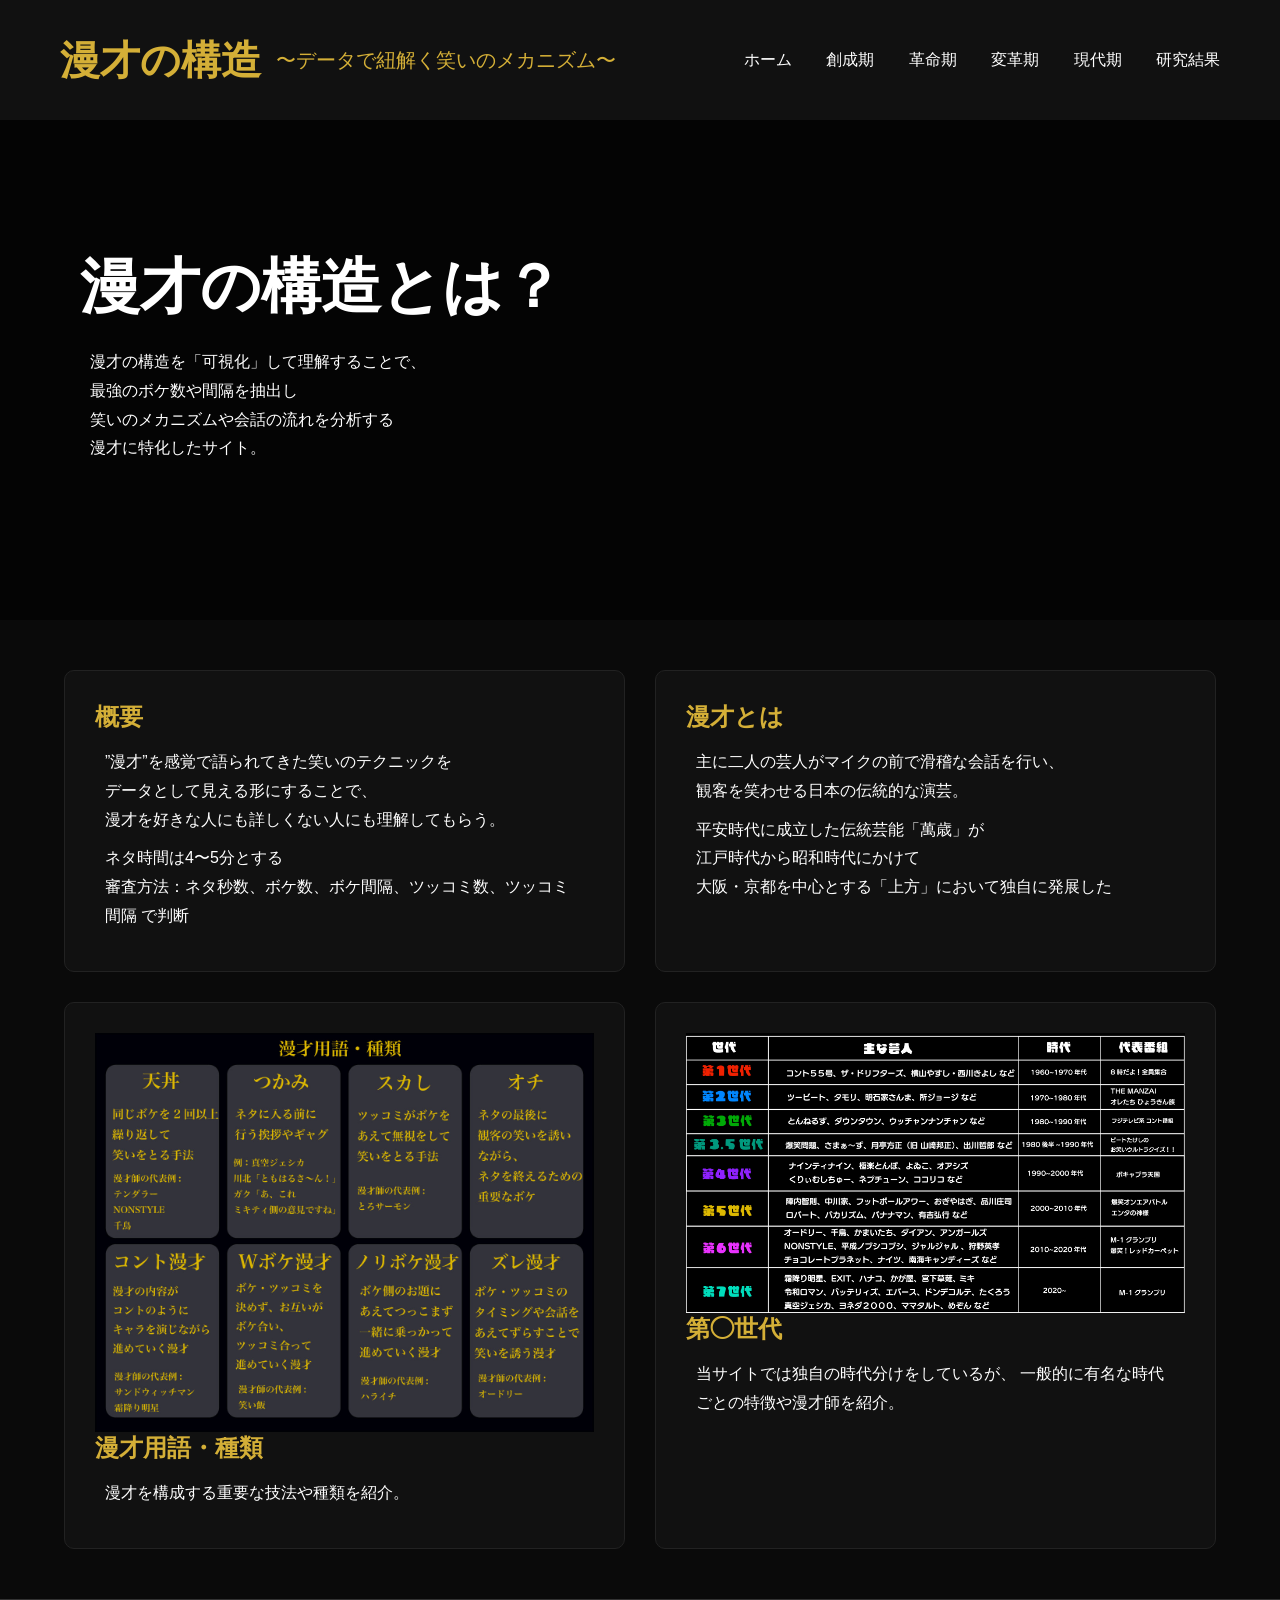
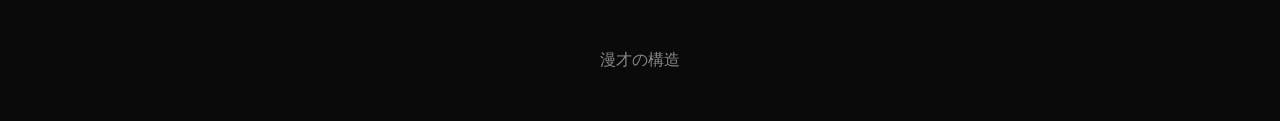
<file: index.html>
<!DOCTYPE html>
<html lang="ja">
<head>
    <meta charset="UTF-8">
    <meta name="viewport" content="width=device-width, initial-scale=1.0">
    <title>漫才の構造</title>
    <link rel="stylesheet" href="style.css">
</head>

<body>
    <header>
        <div class="title-area">
        <h1>
            漫才の構造 
        </h1>
        <h2>
         〜データで紐解く笑いのメカニズム〜   
        </h2>
        </div>

        <nav>
            <a href="index.html">ホーム</a>
            <a href="souseiki.html">創成期</a>
            <a href="kakumeiki.html">革命期</a>
            <a href="henkakuki.html">変革期</a>
            <a href="gendaiki.html">現代期</a>
            <a href="kekka.html">研究結果</a>
        </nav>
    </header>

    <section class="hero">
        <div class="hero-text">
            <h2>漫才の構造とは？</h2>

            <p>
                漫才の構造を「可視化」して理解することで、<br>
                最強のボケ数や間隔を抽出し<br>
                笑いのメカニズムや会話の流れを分析する<br>
                漫才に特化したサイト。<br>
            </p>

        </div>
    </section>

    <main>
        <section class="card">
            <h2>概要</h2>

            <p>
                ”漫才”を感覚で語られてきた笑いのテクニックを<br>
                データとして見える形にすることで、<br>
                漫才を好きな人にも詳しくない人にも理解してもらう。<br>
            </p>

            <p>
                ネタ時間は4〜5分とする<br>
                審査方法：ネタ秒数、ボケ数、ボケ間隔、ツッコミ数、ツッコミ間隔 で判断<br>
            </p>
        </section>

        <section class="card">
            <h2>漫才とは</h2>

            <p>
                主に二人の芸人がマイクの前で滑稽な会話を行い、<br>
                観客を笑わせる日本の伝統的な演芸。<br>
            </p>

            <p>
                平安時代に成立した伝統芸能「萬歳」が<br>
                江戸時代から昭和時代にかけて<br>
                大阪・京都を中心とする「上方」において独自に発展した<br>

            </p>
        </section>

        <section class="card">
            <img src="種類.jpg" alt="漫才用語・種類" class="zoom-image">
            <h2>漫才用語・種類</h2>

            <p>
                漫才を構成する重要な技法や種類を紹介。
            </p>
        </section>

        <section class="card">
            <img src="年表.jpg" alt="年表" class="zoom-image">                                                                                                                                                                                                                                          
            <h2>第◯世代</h2>

            <p>                                                                                                                                         
                当サイトでは独自の時代分けをしているが、
                一般的に有名な時代ごとの特徴や漫才師を紹介。
            </p>
        </section>

        <div id="overlay" onclick="closeImage()">
        <img id="largeImage">
        </div>

        <script>
        function openImage(src){
        document.getElementById("largeImage").src = src;
        document.getElementById("overlay").style.display = "flex";
        }

        function closeImage(){
         document.getElementById("overlay").style.display = "none";
        }
        </script>

    </main>
    <footer>
        <p>漫才の構造</p>
    </footer>

    <div id="modal" class="modal">
        <span class="close">&times;</span>
        <img id="modal-img">
    </div>

    <script>
const modal = document.getElementById("modal");
const modalImg = document.getElementById("modal-img");
const closeBtn = document.querySelector(".close");
const images = document.querySelectorAll(".zoom-image");

images.forEach(image => {
    image.addEventListener("click", () => {
        modal.style.display = "flex";
        modalImg.src = image.src;
    });
});

closeBtn.addEventListener("click", () => {
    modal.style.display = "none";
});

modal.addEventListener("click", (e) => {
    if (e.target === modal) {
        modal.style.display = "none";
    }
});
</script>
</body>
</html>
</file>
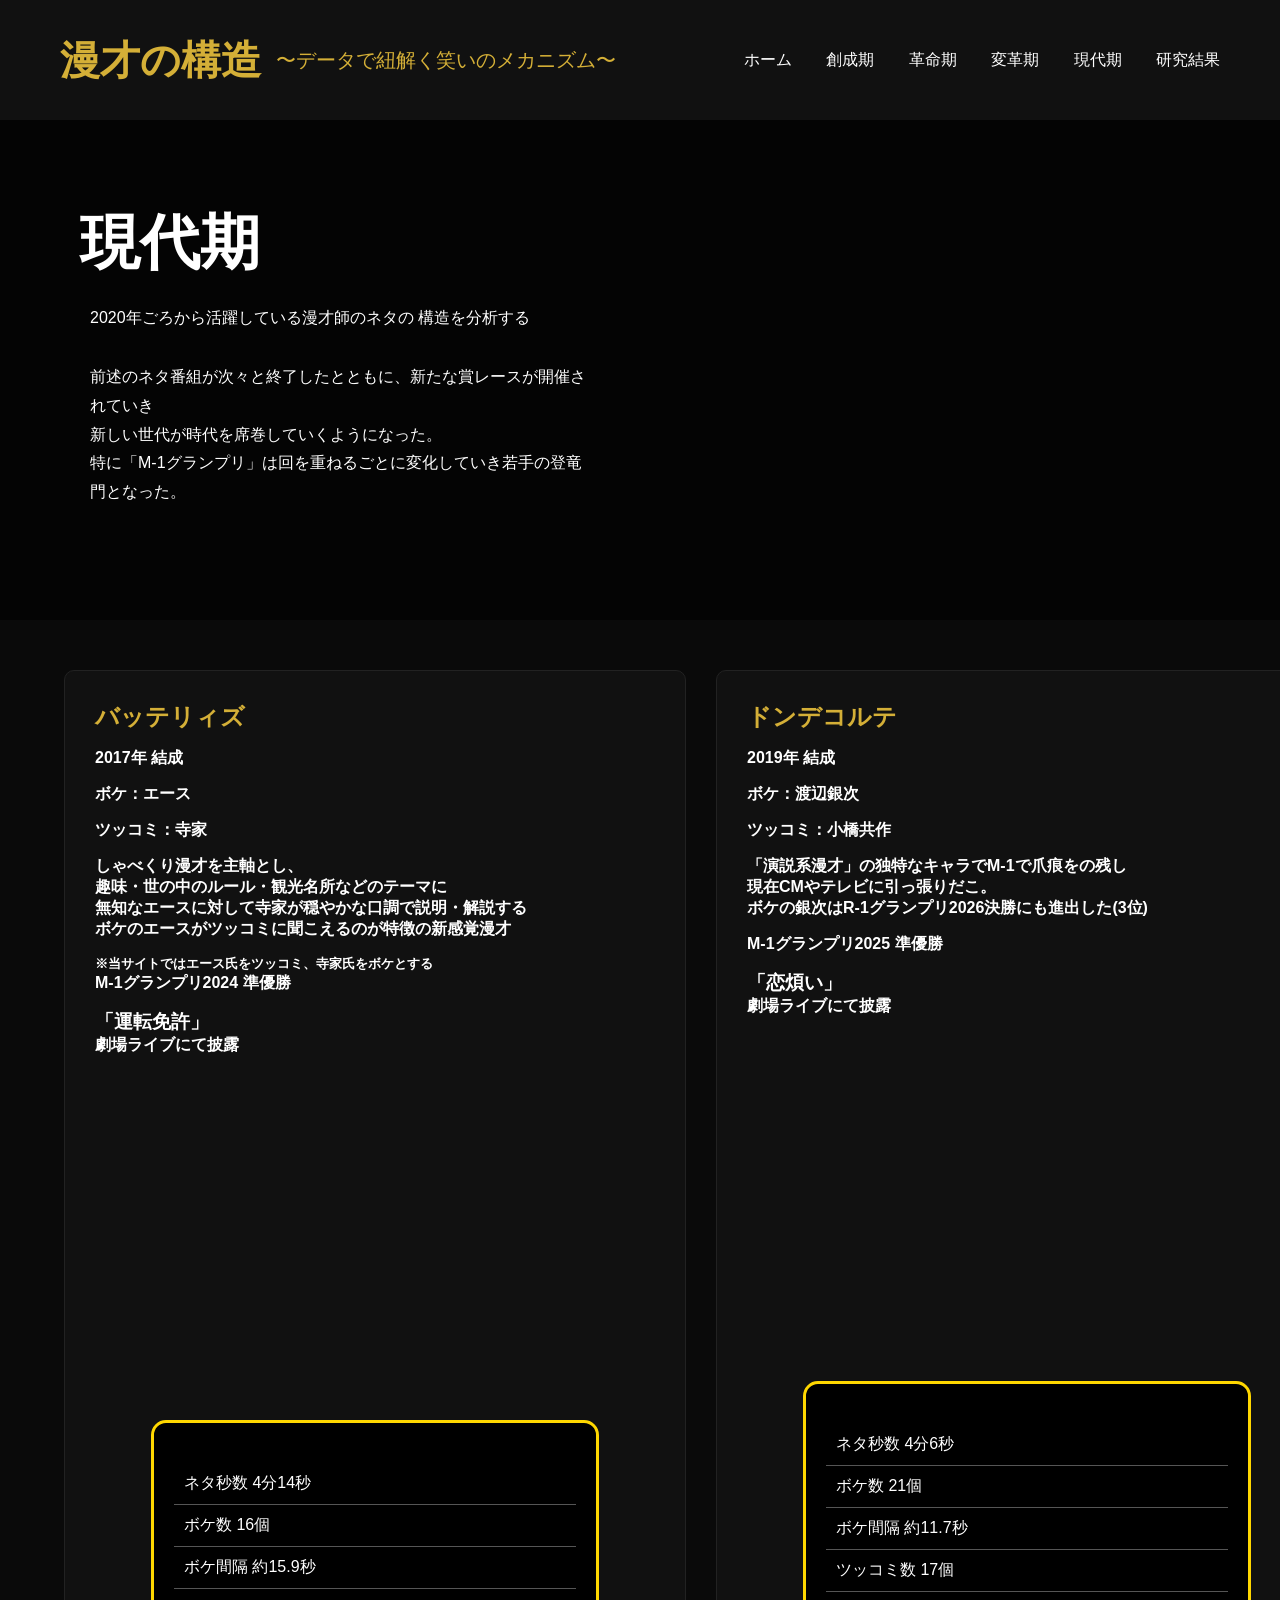
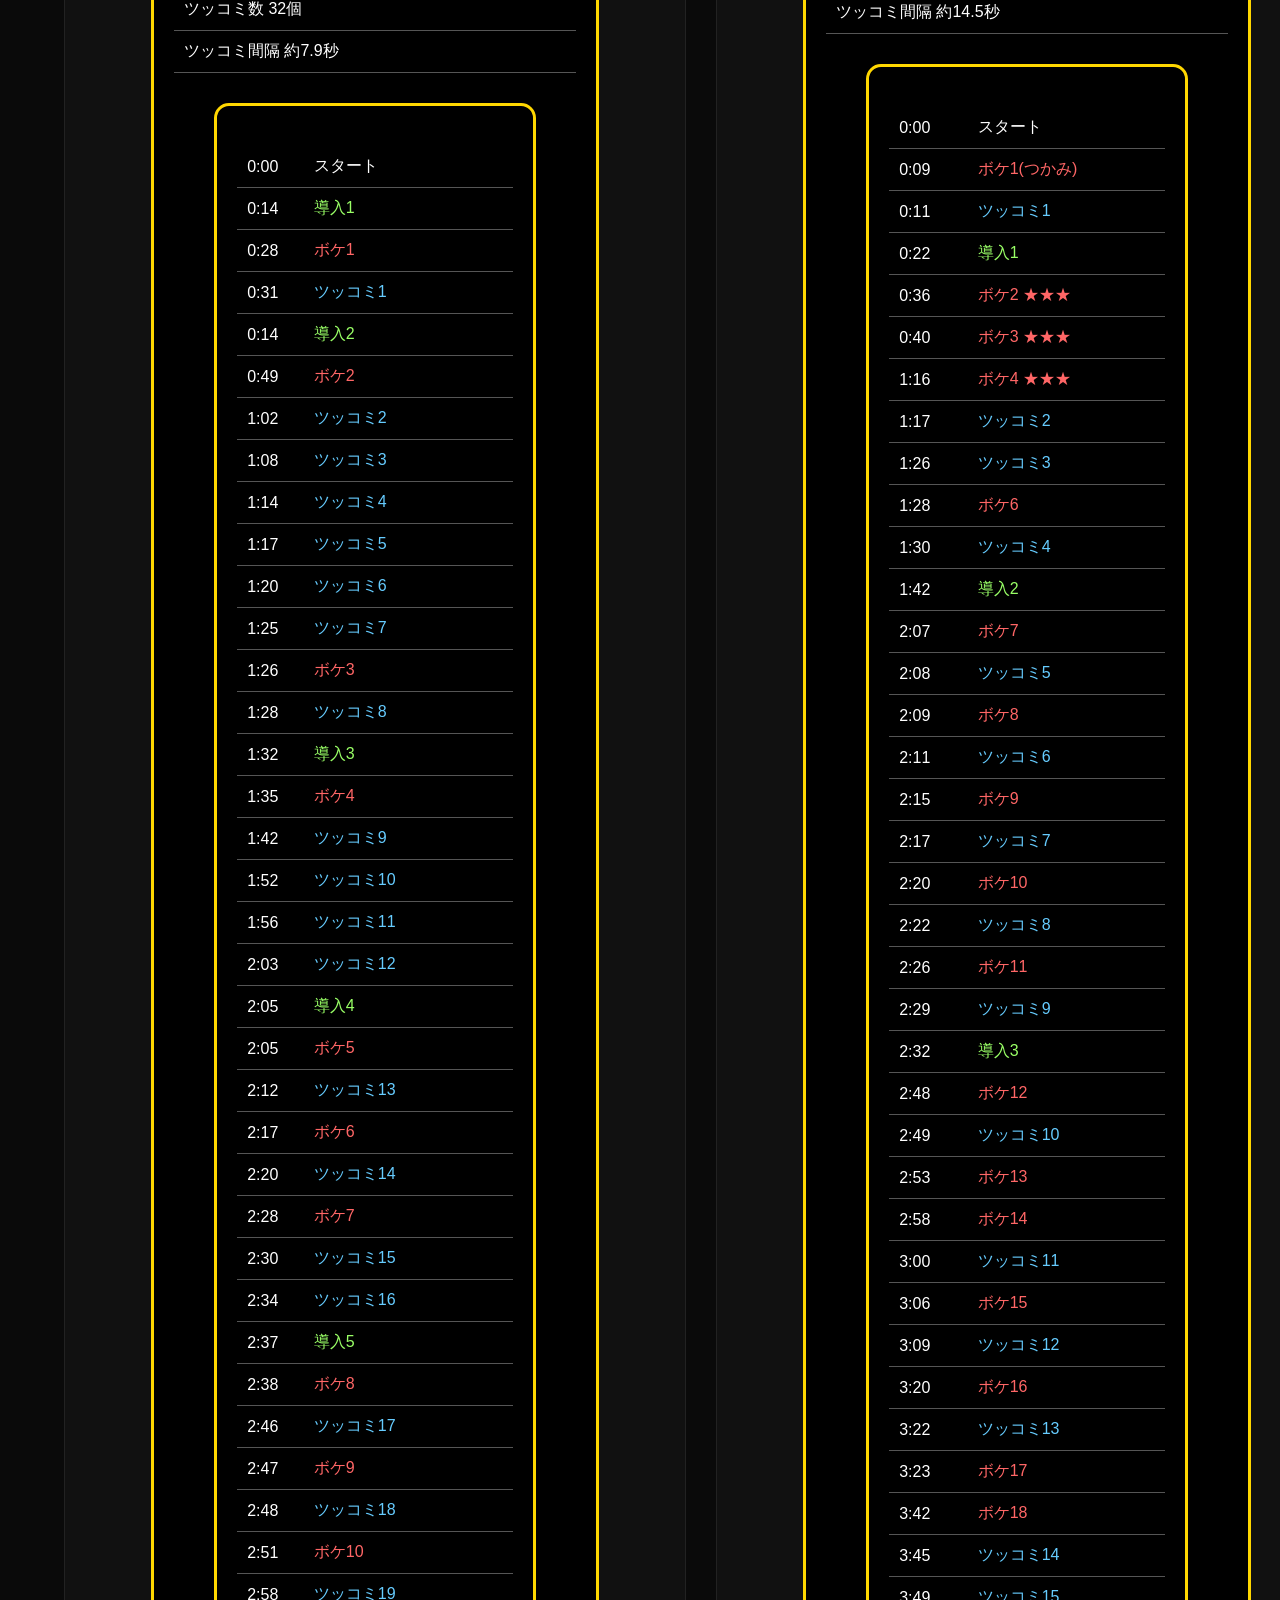
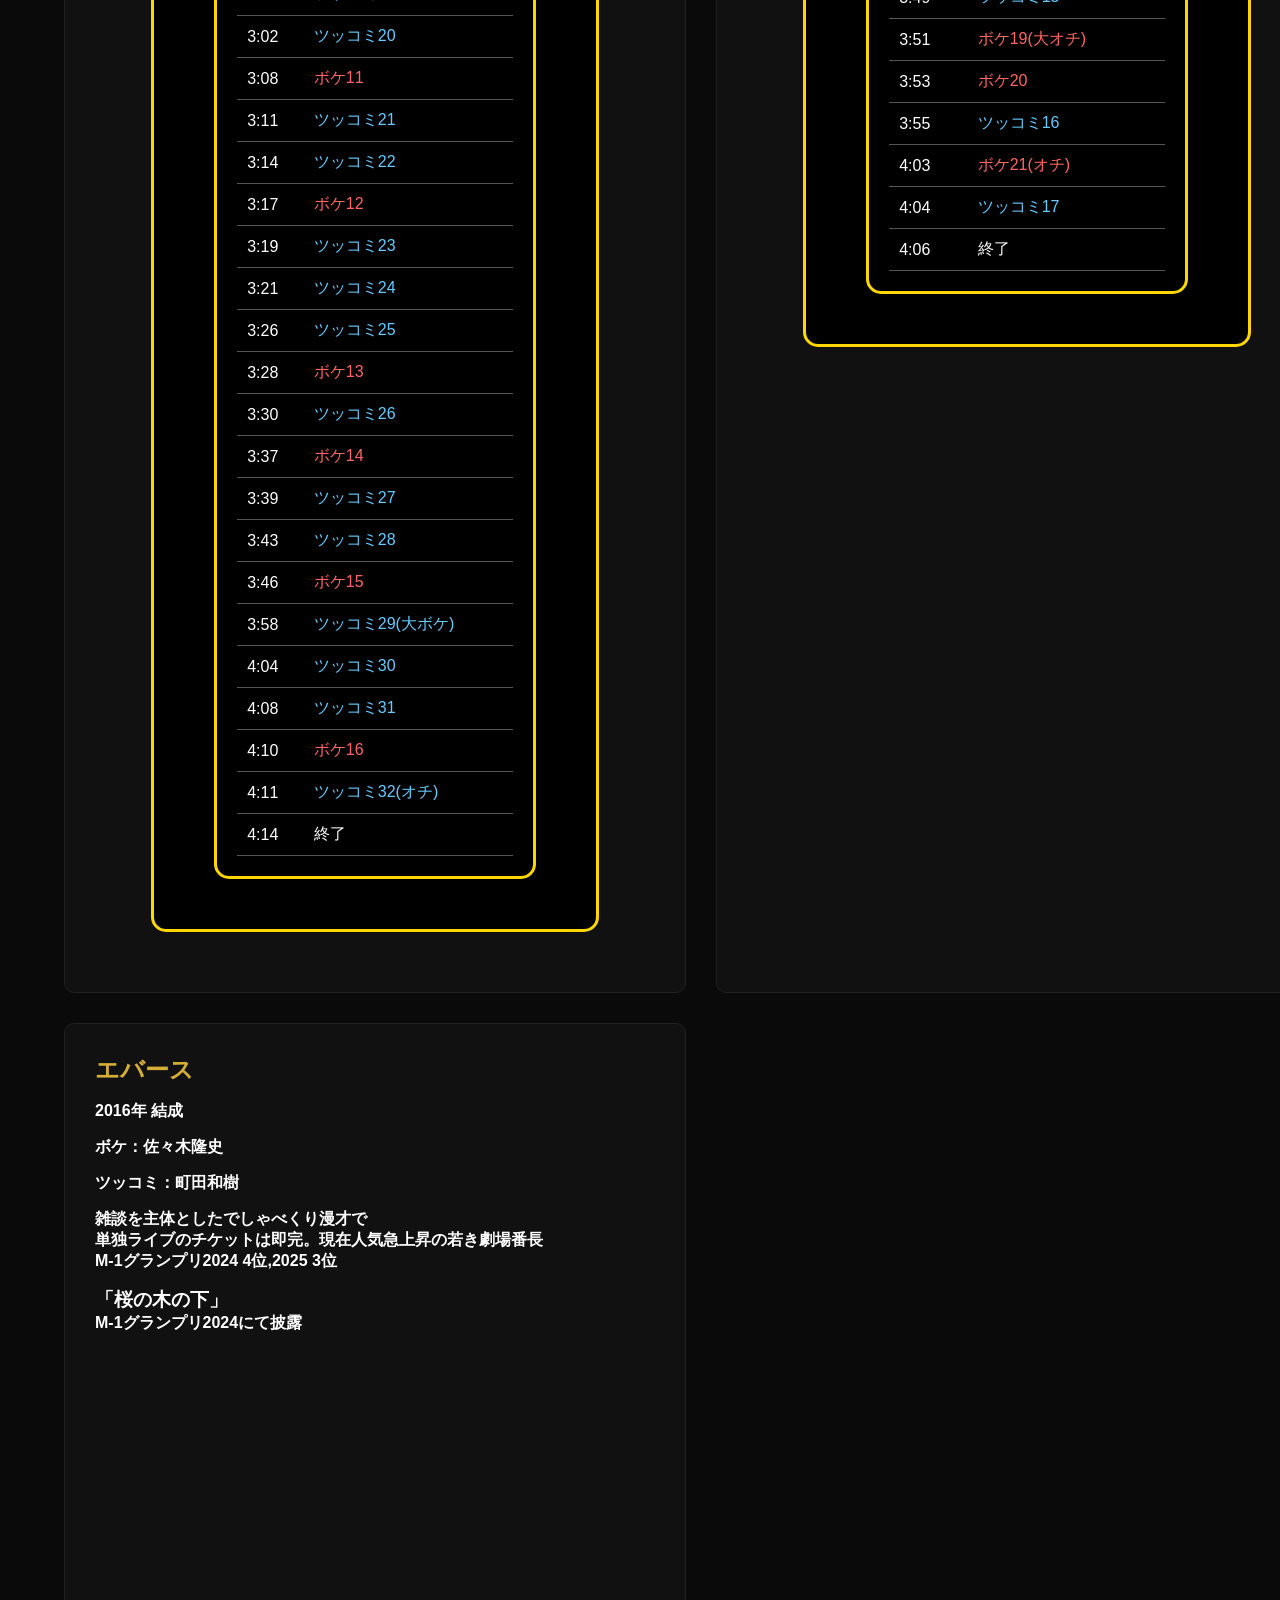
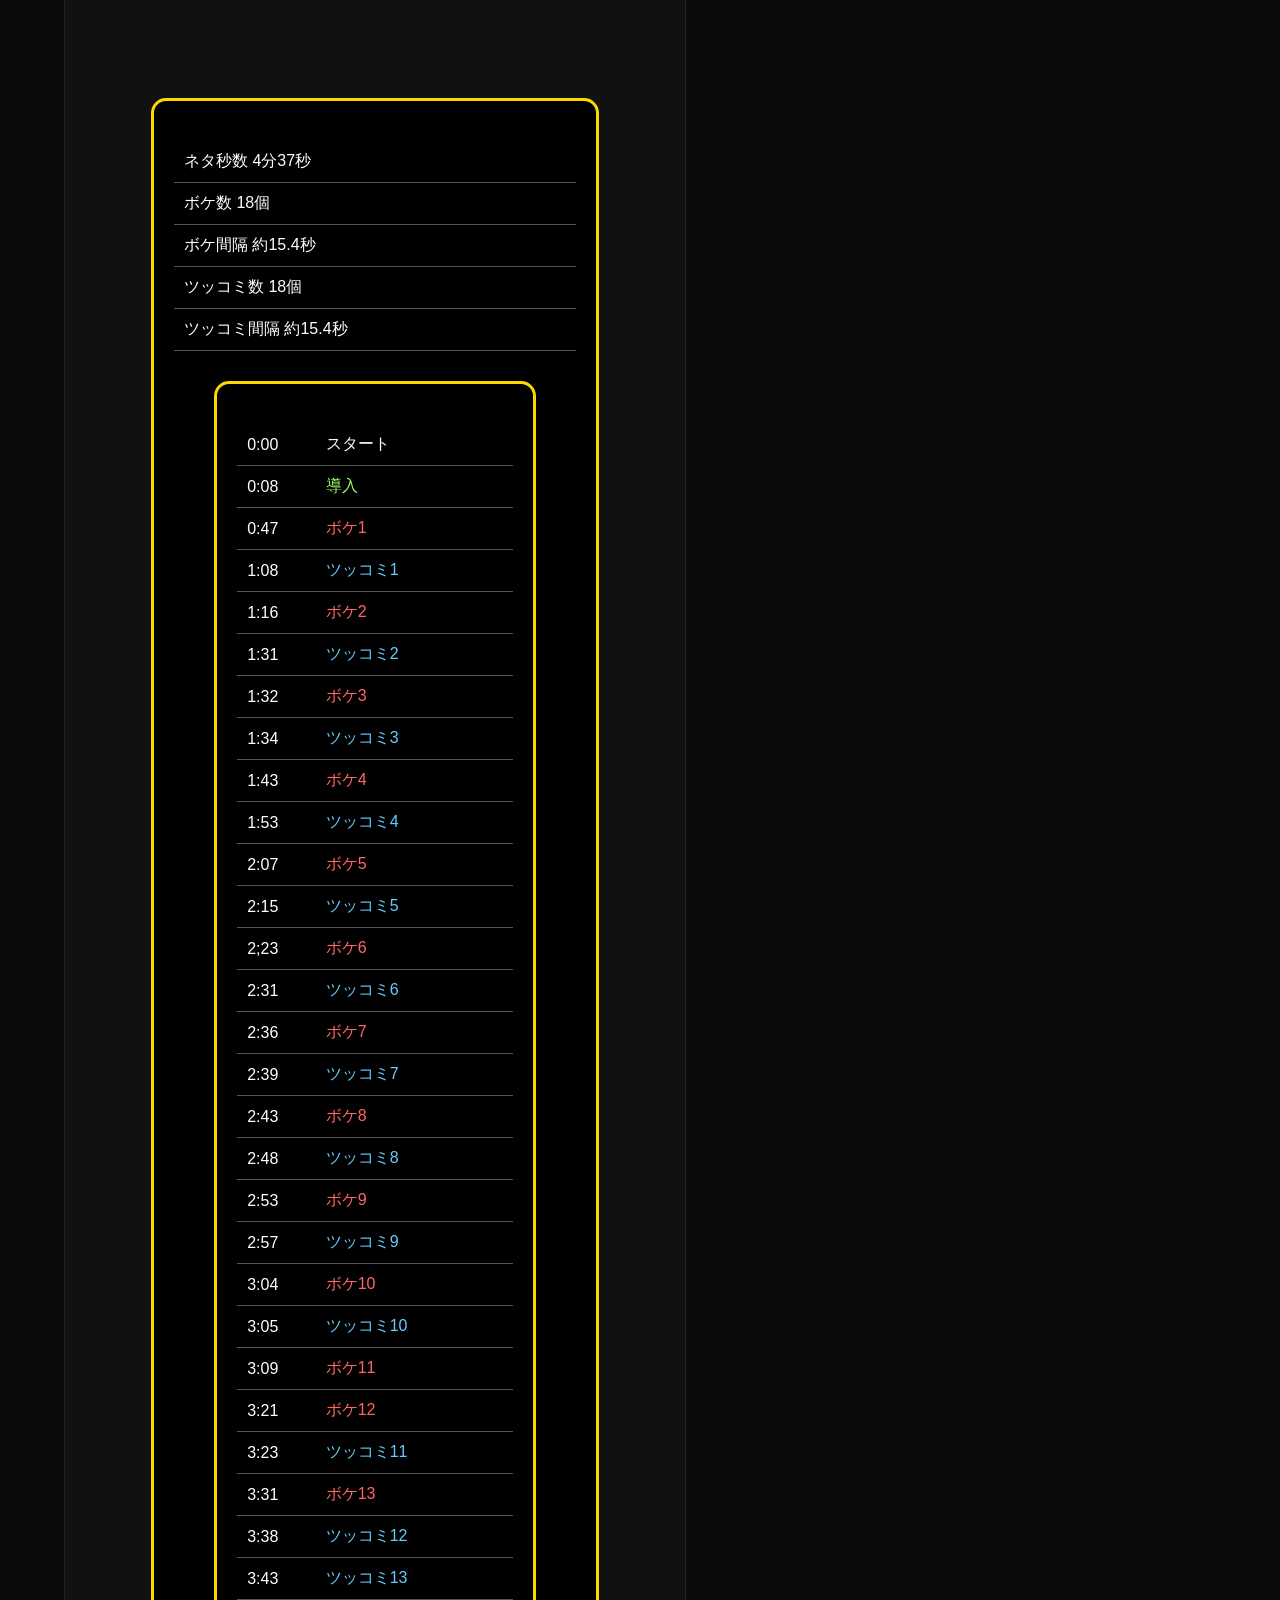
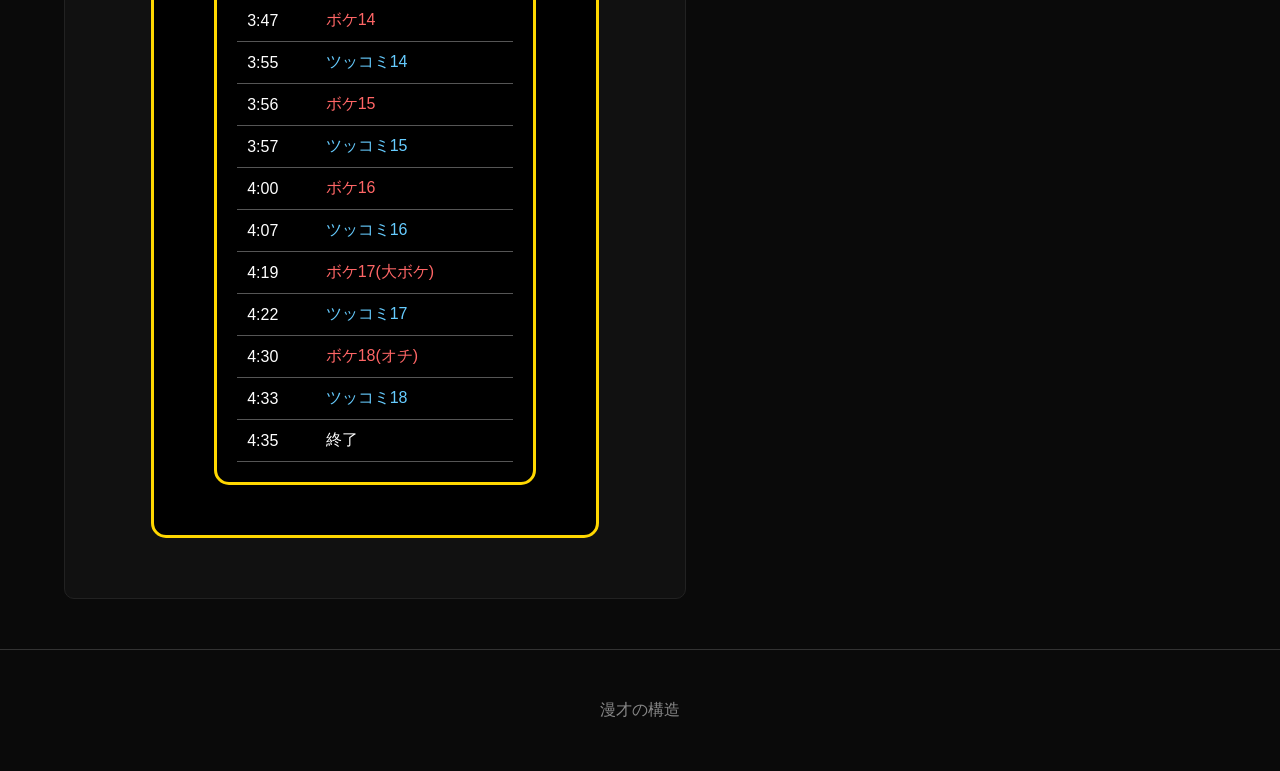
<file: gendaiki.html>
<!DOCTYPE html>
<html lang="ja">
<head>
    <meta charset="UTF-8">
    <meta name="viewport" content="width=device-width, initial-scale=1.0">
    <title>漫才の構造</title>
    <link rel="stylesheet" href="style.css">
</head>

<body>
    <header>
        <div class="title-area">
        <h1>
            漫才の構造
        </h1>
        <h2>
         〜データで紐解く笑いのメカニズム〜   
        </h2>
        </div>

        <nav>
            <a href="index.html">ホーム</a>
            <a href="souseiki.html">創成期</a>
            <a href="kakumeiki.html">革命期</a>
            <a href="henkakuki.html">変革期</a>
            <a href="gendaiki.html">現代期</a>
            <a href="kekka.html">研究結果</a>
        </nav>
    </header>

     <section class="hero">
        <div class="hero-text">
            <h2>現代期</h2>

            <p>
               2020年ごろから活躍している漫才師のネタの
               構造を分析する
            </p> 

            <p>
                前述のネタ番組が次々と終了したとともに、新たな賞レースが開催されていき<br>
                新しい世代が時代を席巻していくようになった。<br>
                特に「M-1グランプリ」は回を重ねるごとに変化していき若手の登竜門となった。<br>
            </p>
            
        </div>
    </section>

     <main>
        <section class="card">
            <h2>バッテリィズ</h2>

            <h4>
                2017年 結成
            </h4>

            <h4>
                ボケ：エース<br>
            </h4>
            
            <h4>
                ツッコミ：寺家<br>
            </h4>

            <h4>
                しゃべくり漫才を主軸とし、<br>
                趣味・世の中のルール・観光名所などのテーマに<br>
                無知なエースに対して寺家が穏やかな口調で説明・解説する<br>
                ボケのエースがツッコミに聞こえるのが特徴の新感覚漫才<br>
            </h4>

            <h5>
                ※当サイトではエース氏をツッコミ、寺家氏をボケとする<br>
            </h5>

            <h4>
                M-1グランプリ2024 準優勝<br>
            </h4>

            <h3>「運転免許」</h3> <h4>劇場ライブにて披露</h4>

            <iframe width="560" height="315" src="https://www.youtube.com/embed/r2OtrKD66MI?si=qGuXnHZgQbuMW0IU" title="YouTube video player" frameborder="0" allow="accelerometer; autoplay; clipboard-write; encrypted-media; gyroscope; picture-in-picture; web-share" referrerpolicy="strict-origin-when-cross-origin" allowfullscreen></iframe>

            <div class="timeline-box">
                <table>
                <tr><td>ネタ秒数 4分14秒</td></tr>
                <tr><td>ボケ数 16個</td></tr>
                <tr><td>ボケ間隔 約15.9秒</td></tr>
                <tr><td>ツッコミ数 32個</td></tr>
                <tr><td>ツッコミ間隔 約7.9秒</td></tr>
                </table>

            <div class="timeline-box">
                <table>
                <tr><td>0:00</td><td>スタート</td></tr>
                <tr><td>0:14</td><td class="intro">導入1</td></tr>
                <tr><td>0:28</td><td class="boke">ボケ1</td></tr>
                <tr><td>0:31</td><td class="tsukkomi">ツッコミ1</td></tr>
                <tr><td>0:14</td><td class="intro">導入2</td></tr>
                <tr><td>0:49</td><td class="boke">ボケ2</td></tr>
                <tr><td>1:02</td><td class="tsukkomi">ツッコミ2</td></tr>
                <tr><td>1:08</td><td class="tsukkomi">ツッコミ3</td></tr>
                <tr><td>1:14</td><td class="tsukkomi">ツッコミ4</td></tr>
                <tr><td>1:17</td><td class="tsukkomi">ツッコミ5</td></tr>
                <tr><td>1:20</td><td class="tsukkomi">ツッコミ6</td></tr>
                <tr><td>1:25</td><td class="tsukkomi">ツッコミ7</td></tr>
                <tr><td>1:26</td><td class="boke">ボケ3</td></tr>
                <tr><td>1:28</td><td class="tsukkomi">ツッコミ8</td></tr>
                <tr><td>1:32</td><td class="intro">導入3</td></tr>
                <tr><td>1:35</td><td class="boke">ボケ4</td></tr>
                <tr><td>1:42</td><td class="tsukkomi">ツッコミ9</td></tr>
                <tr><td>1:52</td><td class="tsukkomi">ツッコミ10</td></tr>
                <tr><td>1:56</td><td class="tsukkomi">ツッコミ11</td></tr>
                <tr><td>2:03</td><td class="tsukkomi">ツッコミ12</td></tr>
                <tr><td>2:05</td><td class="intro">導入4</td></tr>
                <tr><td>2:05</td><td class="boke">ボケ5</td></tr>
                <tr><td>2:12</td><td class="tsukkomi">ツッコミ13</td></tr>
                <tr><td>2:17</td><td class="boke">ボケ6</td></tr>
                <tr><td>2:20</td><td class="tsukkomi">ツッコミ14</td></tr>
                <tr><td>2:28</td><td class="boke">ボケ7</td></tr>
                <tr><td>2:30</td><td class="tsukkomi">ツッコミ15</td></tr>
                <tr><td>2:34</td><td class="tsukkomi">ツッコミ16</td></tr>
                <tr><td>2:37</td><td class="intro">導入5</td></tr>
                <tr><td>2:38</td><td class="boke">ボケ8</td></tr>
                <tr><td>2:46</td><td class="tsukkomi">ツッコミ17</td></tr>
                <tr><td>2:47</td><td class="boke">ボケ9</td></tr>
                <tr><td>2:48</td><td class="tsukkomi">ツッコミ18</td></tr>
                <tr><td>2:51</td><td class="boke">ボケ10</td></tr>
                <tr><td>2:58</td><td class="tsukkomi">ツッコミ19</td></tr>
                <tr><td>3:02</td><td class="tsukkomi">ツッコミ20</td></tr>
                <tr><td>3:08</td><td class="boke">ボケ11</td></tr>
                <tr><td>3:11</td><td class="tsukkomi">ツッコミ21</td></tr>
                <tr><td>3:14</td><td class="tsukkomi">ツッコミ22</td></tr>
                <tr><td>3:17</td><td class="boke">ボケ12</td></tr>
                <tr><td>3:19</td><td class="tsukkomi">ツッコミ23</td></tr>
                <tr><td>3:21</td><td class="tsukkomi">ツッコミ24</td></tr>
                <tr><td>3:26</td><td class="tsukkomi">ツッコミ25</td></tr>
                <tr><td>3:28</td><td class="boke">ボケ13</td></tr>
                <tr><td>3:30</td><td class="tsukkomi">ツッコミ26</td></tr>
                <tr><td>3:37</td><td class="boke">ボケ14</td></tr>
                <tr><td>3:39</td><td class="tsukkomi">ツッコミ27</td></tr>
                <tr><td>3:43</td><td class="tsukkomi">ツッコミ28</td></tr>
                <tr><td>3:46</td><td class="boke">ボケ15</td></tr>
                <tr><td>3:58</td><td class="tsukkomi">ツッコミ29(大ボケ)</td></tr>
                <tr><td>4:04</td><td class="tsukkomi">ツッコミ30</td></tr>
                <tr><td>4:08</td><td class="tsukkomi">ツッコミ31</td></tr>
                <tr><td>4:10</td><td class="boke">ボケ16</td></tr>
                <tr><td>4:11</td><td class="tsukkomi">ツッコミ32(オチ)</td></tr>
                <tr><td>4:14</td><td>終了</td></tr>
            </table>
            </div>
        </section>

        <section class="card">
            <h2>ドンデコルテ</h2>

            <h4>
                2019年 結成
            </h4>

            <h4>
                ボケ：渡辺銀次<br>
            </h4>

            <h4>
                ツッコミ：小橋共作<br>
            </h4>

            <h4>
                「演説系漫才」の独特なキャラでM-1で爪痕をの残し<br>
                現在CMやテレビに引っ張りだこ。<br>
                ボケの銀次はR-1グランプリ2026決勝にも進出した(3位)<br>
            </h4>

            <h4>
                M-1グランプリ2025 準優勝<br>
            </h4>
                

             <h3>「恋煩い」</h3> <h4>劇場ライブにて披露</h4>

             <iframe width="560" height="315" src="https://www.youtube.com/embed/SuAVfJXJH_w?si=Bhzf0xzOQ-sqa_4k" title="YouTube video player" frameborder="0" allow="accelerometer; autoplay; clipboard-write; encrypted-media; gyroscope; picture-in-picture; web-share" referrerpolicy="strict-origin-when-cross-origin" allowfullscreen></iframe>

            <div class="timeline-box">
                <table>
                <tr><td>ネタ秒数 4分6秒</td></tr>
                <tr><td>ボケ数 21個</td></tr>
                <tr><td>ボケ間隔 約11.7秒</td></tr>
                <tr><td>ツッコミ数 17個</td></tr>
                <tr><td>ツッコミ間隔 約14.5秒</td></tr>
                </table>

            <div class="timeline-box">
                <table>
                <tr><td>0:00</td><td>スタート</td></tr>
                <tr><td>0:09</td><td class="boke">ボケ1(つかみ)</td></tr>
                <tr><td>0:11</td><td class="tsukkomi">ツッコミ1</td></tr>
                <tr><td>0:22</td><td class="intro">導入1</td></tr>
                <tr><td>0:36</td><td class="boke">ボケ2 ★★★</td></tr>
                <tr><td>0:40</td><td class="boke">ボケ3 ★★★</td></tr>
                <tr><td>1:16</td><td class="boke">ボケ4 ★★★</td></tr>
                <tr><td>1:17</td><td class="tsukkomi">ツッコミ2</td></tr>
                <tr><td>1:26</td><td class="tsukkomi">ツッコミ3</td></tr>
                <tr><td>1:28</td><td class="boke">ボケ6</td></tr>
                <tr><td>1:30</td><td class="tsukkomi">ツッコミ4</td></tr>
                <tr><td>1:42</td><td class="intro">導入2</td></tr>
                <tr><td>2:07</td><td class="boke">ボケ7</td></tr>
                <tr><td>2:08</td><td class="tsukkomi">ツッコミ5</td></tr>
                <tr><td>2:09</td><td class="boke">ボケ8</td></tr>
                <tr><td>2:11</td><td class="tsukkomi">ツッコミ6</td></tr>
                <tr><td>2:15</td><td class="boke">ボケ9</td></tr>
                <tr><td>2:17</td><td class="tsukkomi">ツッコミ7</td></tr>
                <tr><td>2:20</td><td class="boke">ボケ10</td></tr>
                <tr><td>2:22</td><td class="tsukkomi">ツッコミ8</td></tr>
                <tr><td>2:26</td><td class="boke">ボケ11</td></tr>
                <tr><td>2:29</td><td class="tsukkomi">ツッコミ9</td></tr>
                <tr><td>2:32</td><td class="intro">導入3</td></tr>
                <tr><td>2:48</td><td class="boke">ボケ12</td></tr>
                <tr><td>2:49</td><td class="tsukkomi">ツッコミ10</td></tr>
                <tr><td>2:53</td><td class="boke">ボケ13</td></tr>
                <tr><td>2:58</td><td class="boke">ボケ14</td></tr>
                <tr><td>3:00</td><td class="tsukkomi">ツッコミ11</td></tr>
                <tr><td>3:06</td><td class="boke">ボケ15</td></tr>
                <tr><td>3:09</td><td class="tsukkomi">ツッコミ12</td></tr>
                <tr><td>3:20</td><td class="boke">ボケ16</td></tr>
                <tr><td>3:22</td><td class="tsukkomi">ツッコミ13</td></tr>
                <tr><td>3:23</td><td class="boke">ボケ17</td></tr>
                <tr><td>3:42</td><td class="boke">ボケ18</td></tr>
                <tr><td>3:45</td><td class="tsukkomi">ツッコミ14</td></tr>
                <tr><td>3:49</td><td class="tsukkomi">ツッコミ15</td></tr>
                <tr><td>3:51</td><td class="boke">ボケ19(大オチ)</td></tr>
                <tr><td>3:53</td><td class="boke">ボケ20</td></tr>
                <tr><td>3:55</td><td class="tsukkomi">ツッコミ16</td></tr>
                <tr><td>4:03</td><td class="boke">ボケ21(オチ)</td></tr>
                <tr><td>4:04</td><td class="tsukkomi">ツッコミ17</td></tr>
                <tr><td>4:06</td><td>終了</td></tr>
            </table>
            </div>
        </section>

        <section class="card">
            <h2>エバース</h2>

            <h4>
                2016年 結成
            </h4>

            <h4>
                ボケ：佐々木隆史<br>
            </h4>

            <h4>
                ツッコミ：町田和樹<br>
            </h4>

            <h4>
                雑談を主体としたでしゃべくり漫才で<br>
                単独ライブのチケットは即完。現在人気急上昇の若き劇場番長<br>
                M-1グランプリ2024 4位,2025 3位<br>
            </h4>


             <h3>「桜の木の下」</h3> <h4>M-1グランプリ2024にて披露</h4>

            <iframe width="560" height="315" src="https://www.youtube.com/embed/kfbpoEgKsmU?si=GiKbrFF-epQh1ueg" title="YouTube video player" frameborder="0" allow="accelerometer; autoplay; clipboard-write; encrypted-media; gyroscope; picture-in-picture; web-share" referrerpolicy="strict-origin-when-cross-origin" allowfullscreen></iframe>

            <div class="timeline-box">
                <table>
                <tr><td>ネタ秒数 4分37秒</td></tr>
                <tr><td>ボケ数 18個</td></tr>
                <tr><td>ボケ間隔 約15.4秒</td></tr>
                <tr><td>ツッコミ数 18個</td></tr>
                <tr><td>ツッコミ間隔 約15.4秒</td></tr>
                </table>

            <div class="timeline-box">
                <table>
                <tr><td>0:00</td><td>スタート</td></tr>
                <tr><td>0:08</td><td class="intro">導入</td></tr>
                <tr><td>0:47</td><td class="boke">ボケ1</td></tr>
                <tr><td>1:08</td><td class="tsukkomi">ツッコミ1</td></tr>
                <tr><td>1:16</td><td class="boke">ボケ2</td></tr>
                <tr><td>1:31</td><td class="tsukkomi">ツッコミ2</td></tr>
                <tr><td>1:32</td><td class="boke">ボケ3</td></tr>
                <tr><td>1:34</td><td class="tsukkomi">ツッコミ3</td></tr>
                <tr><td>1:43</td><td class="boke">ボケ4</td></tr>
                <tr><td>1:53</td><td class="tsukkomi">ツッコミ4</td></tr>
                <tr><td>2:07</td><td class="boke">ボケ5</td></tr>
                <tr><td>2:15</td><td class="tsukkomi">ツッコミ5</td></tr>
                <tr><td>2;23</td><td class="boke">ボケ6</td></tr>
                <tr><td>2:31</td><td class="tsukkomi">ツッコミ6</td></tr>
                <tr><td>2:36</td><td class="boke">ボケ7</td></tr>
                <tr><td>2:39</td><td class="tsukkomi">ツッコミ7</td></tr>
                <tr><td>2:43</td><td class="boke">ボケ8</td></tr>
                <tr><td>2:48</td><td class="tsukkomi">ツッコミ8</td></tr>
                <tr><td>2:53</td><td class="boke">ボケ9</td></tr>
                <tr><td>2:57</td><td class="tsukkomi">ツッコミ9</td></tr>
                <tr><td>3:04</td><td class="boke">ボケ10</td></tr>
                <tr><td>3:05</td><td class="tsukkomi">ツッコミ10</td></tr>
                <tr><td>3:09</td><td class="boke">ボケ11</td></tr>
                <tr><td>3:21</td><td class="boke">ボケ12</td></tr>
                <tr><td>3:23</td><td class="tsukkomi">ツッコミ11</td></tr>
                <tr><td>3:31</td><td class="boke">ボケ13</td></tr>
                <tr><td>3:38</td><td class="tsukkomi">ツッコミ12</td></tr>
                <tr><td>3:43</td><td class="tsukkomi">ツッコミ13</td></tr>
                <tr><td>3:47</td><td class="boke">ボケ14</td></tr>
                <tr><td>3:55</td><td class="tsukkomi">ツッコミ14</td></tr>
                <tr><td>3:56</td><td class="boke">ボケ15</td></tr>
                <tr><td>3:57</td><td class="tsukkomi">ツッコミ15</td></tr>
                <tr><td>4:00</td><td class="boke">ボケ16</td></tr>
                <tr><td>4:07</td><td class="tsukkomi">ツッコミ16</td></tr>
                <tr><td>4:19</td><td class="boke">ボケ17(大ボケ)</td></tr>
                <tr><td>4:22</td><td class="tsukkomi">ツッコミ17</td></tr>
                <tr><td>4:30</td><td class="boke">ボケ18(オチ)</td></tr>
                <tr><td>4:33</td><td class="tsukkomi">ツッコミ18</td></tr>
                <tr><td>4:35</td><td>終了</td></tr>
            </table>
            </div>
        </section>


    </main>
    <footer>
        <p>漫才の構造</p>
    </footer>
</body>
</html>
</file>
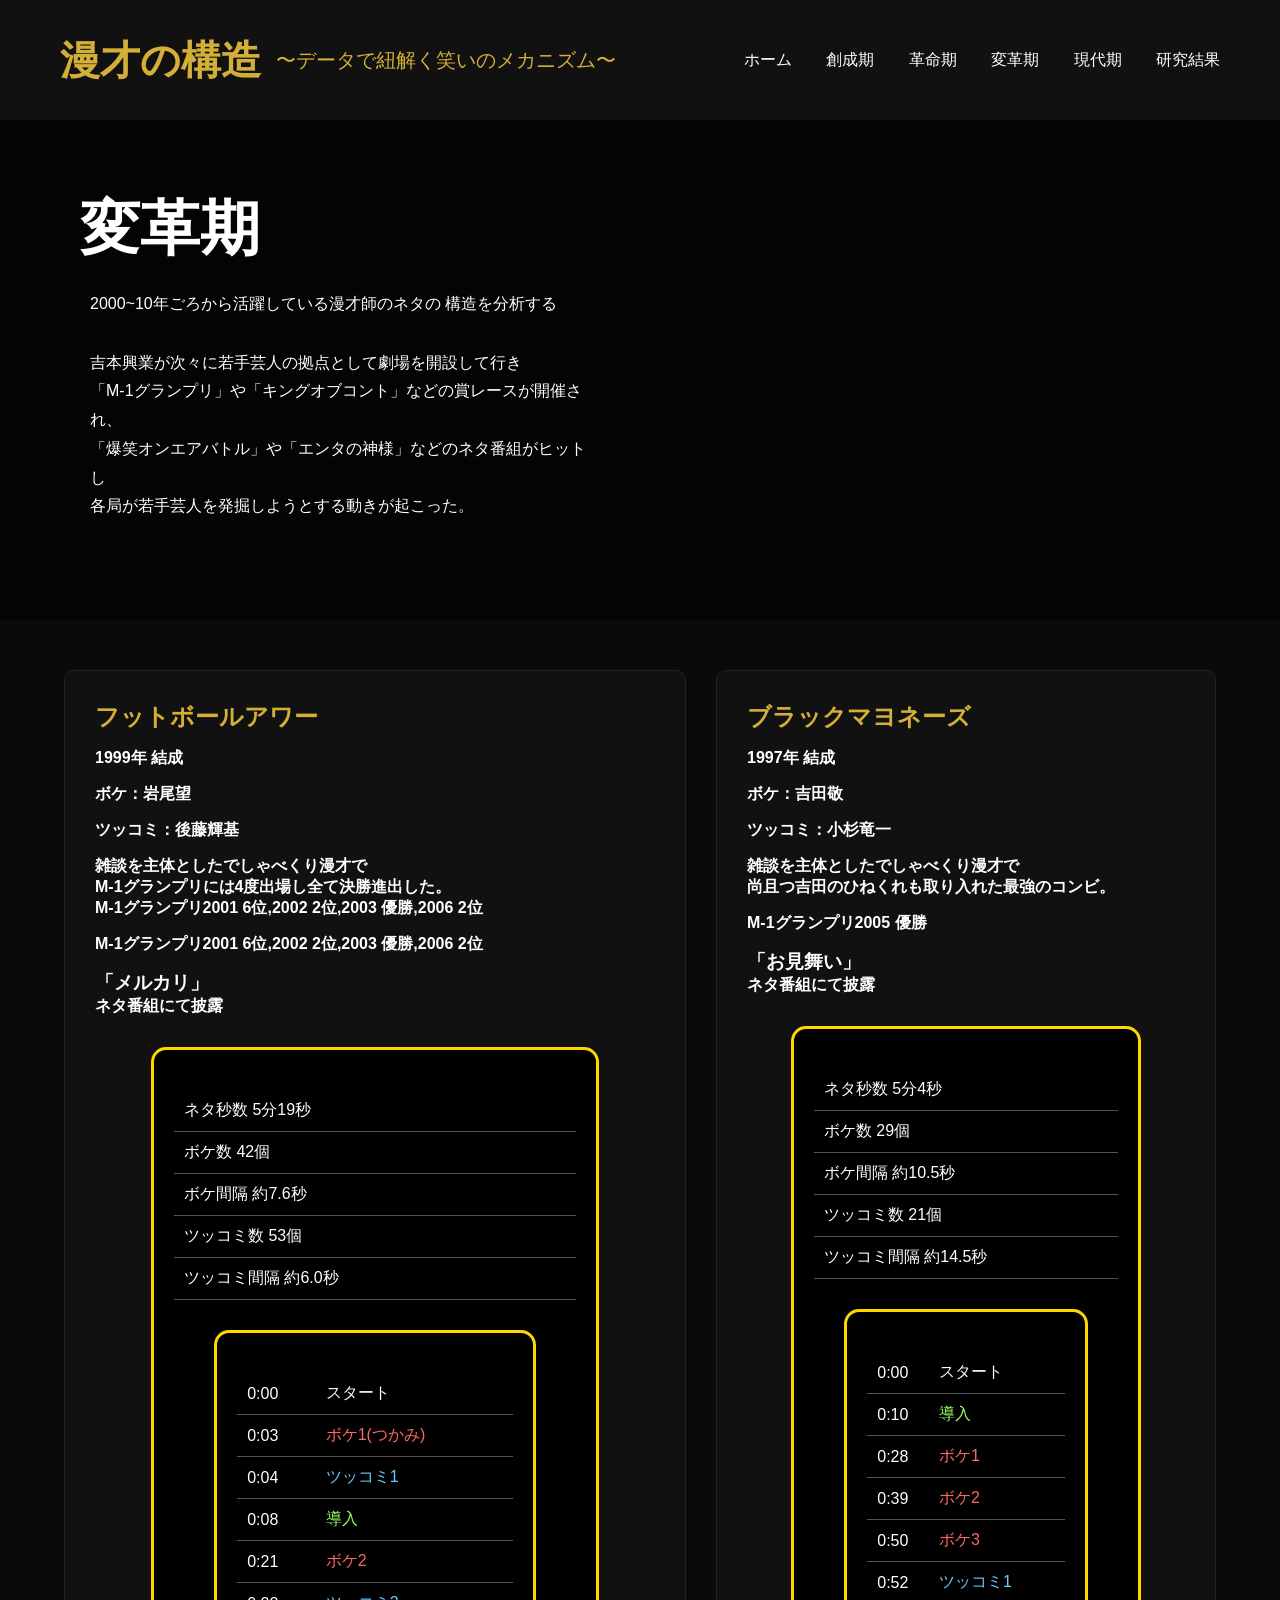
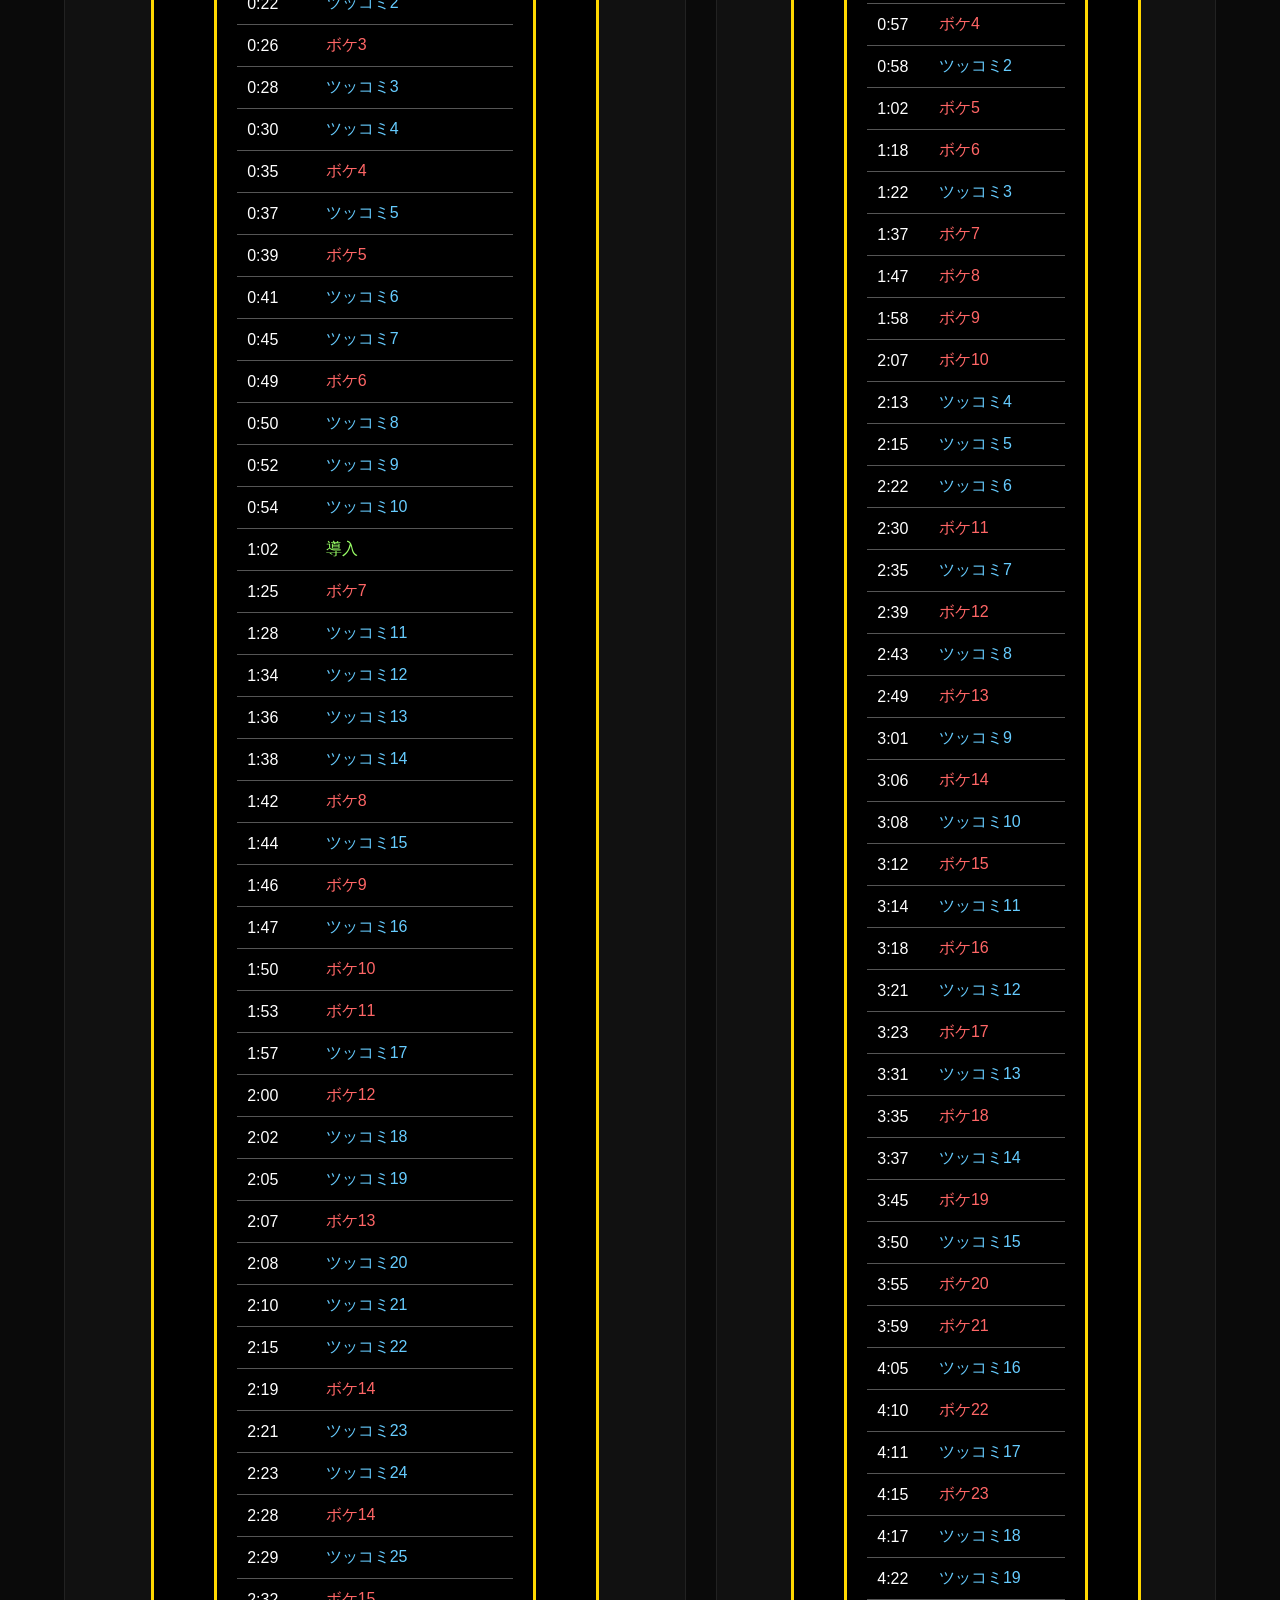
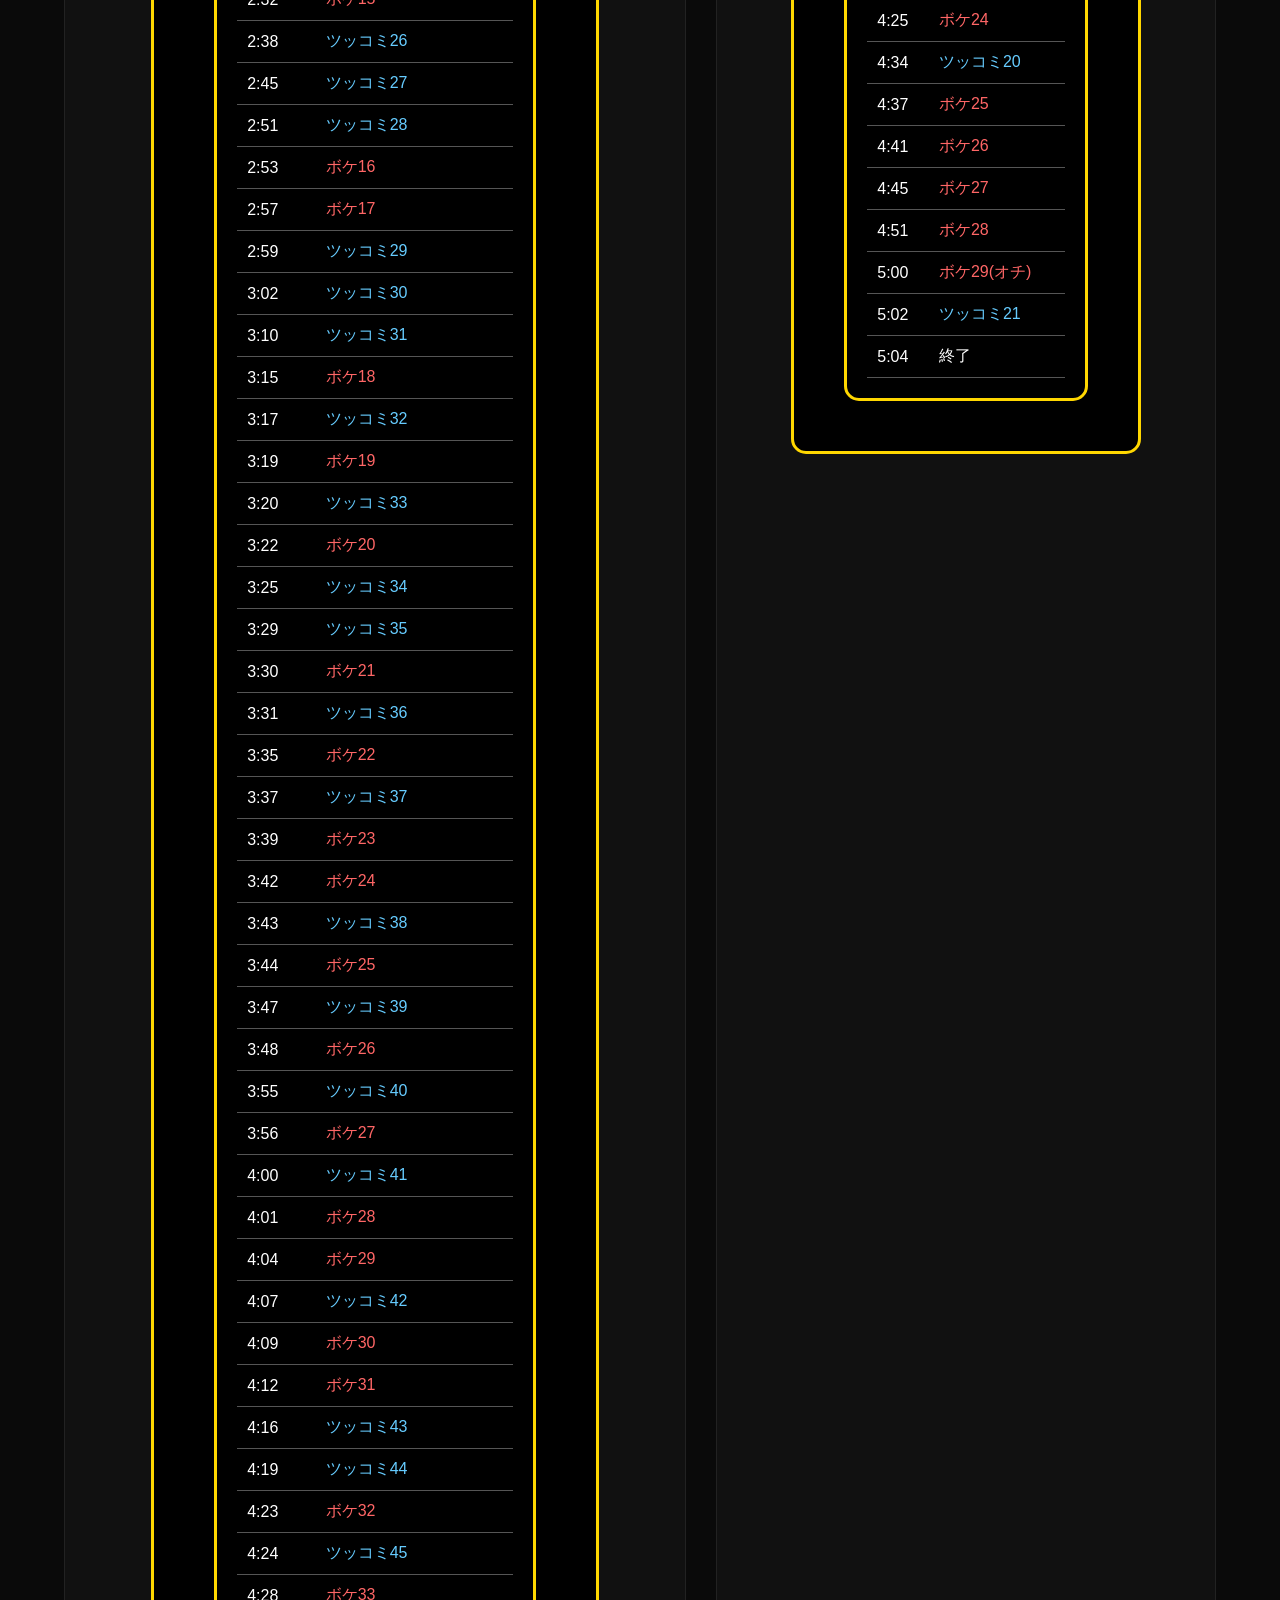
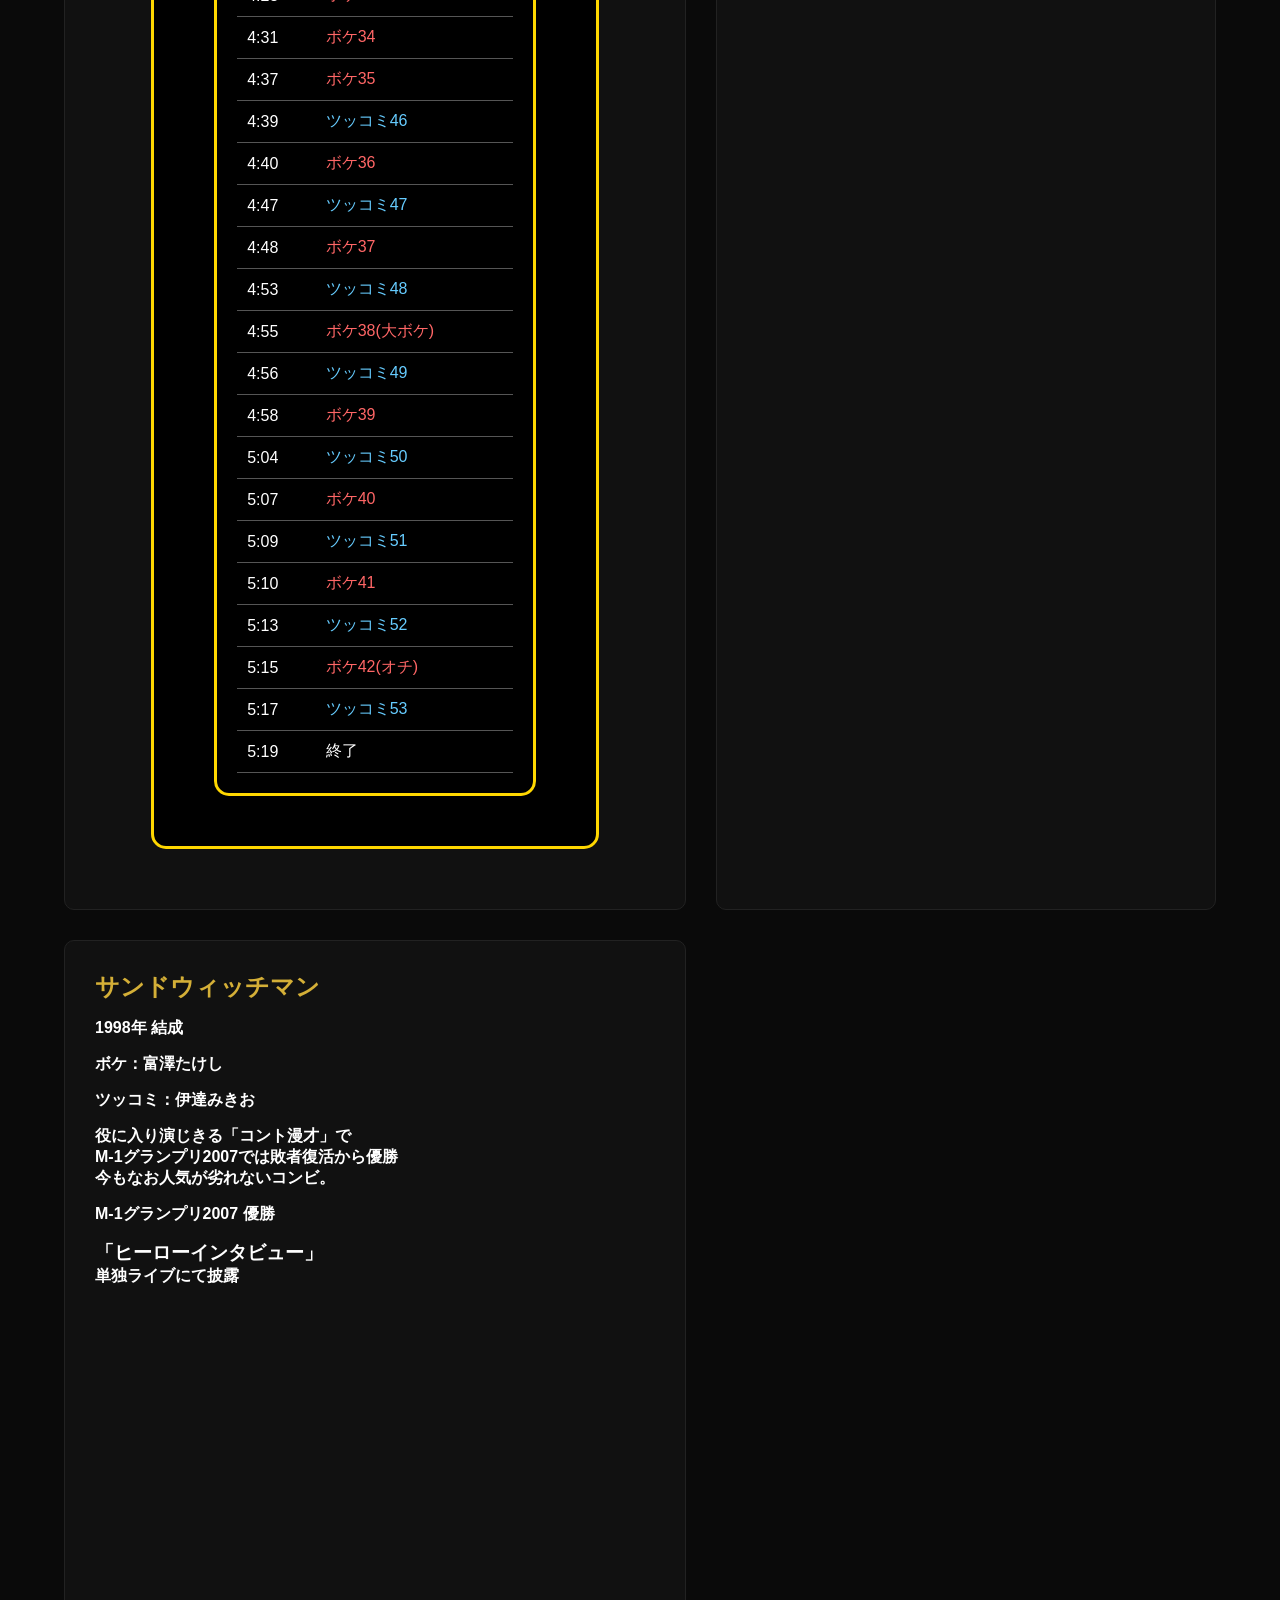
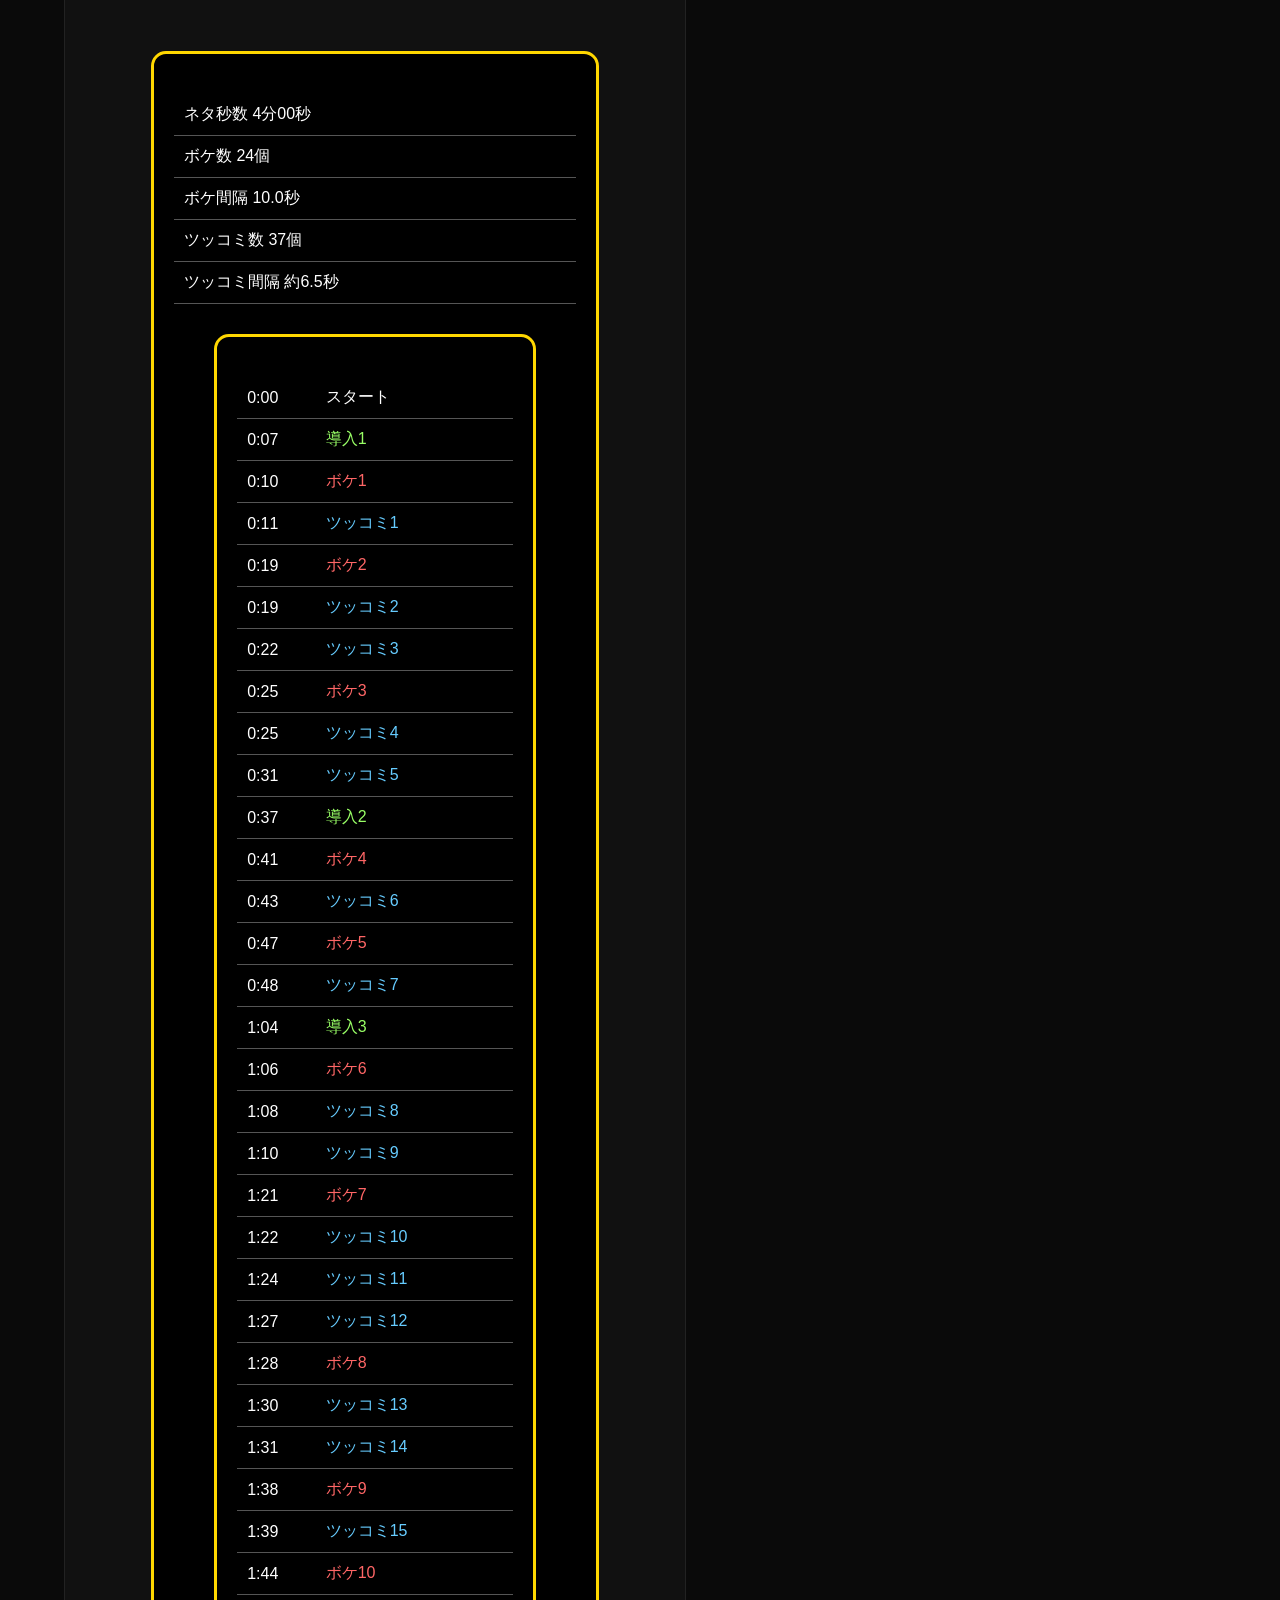
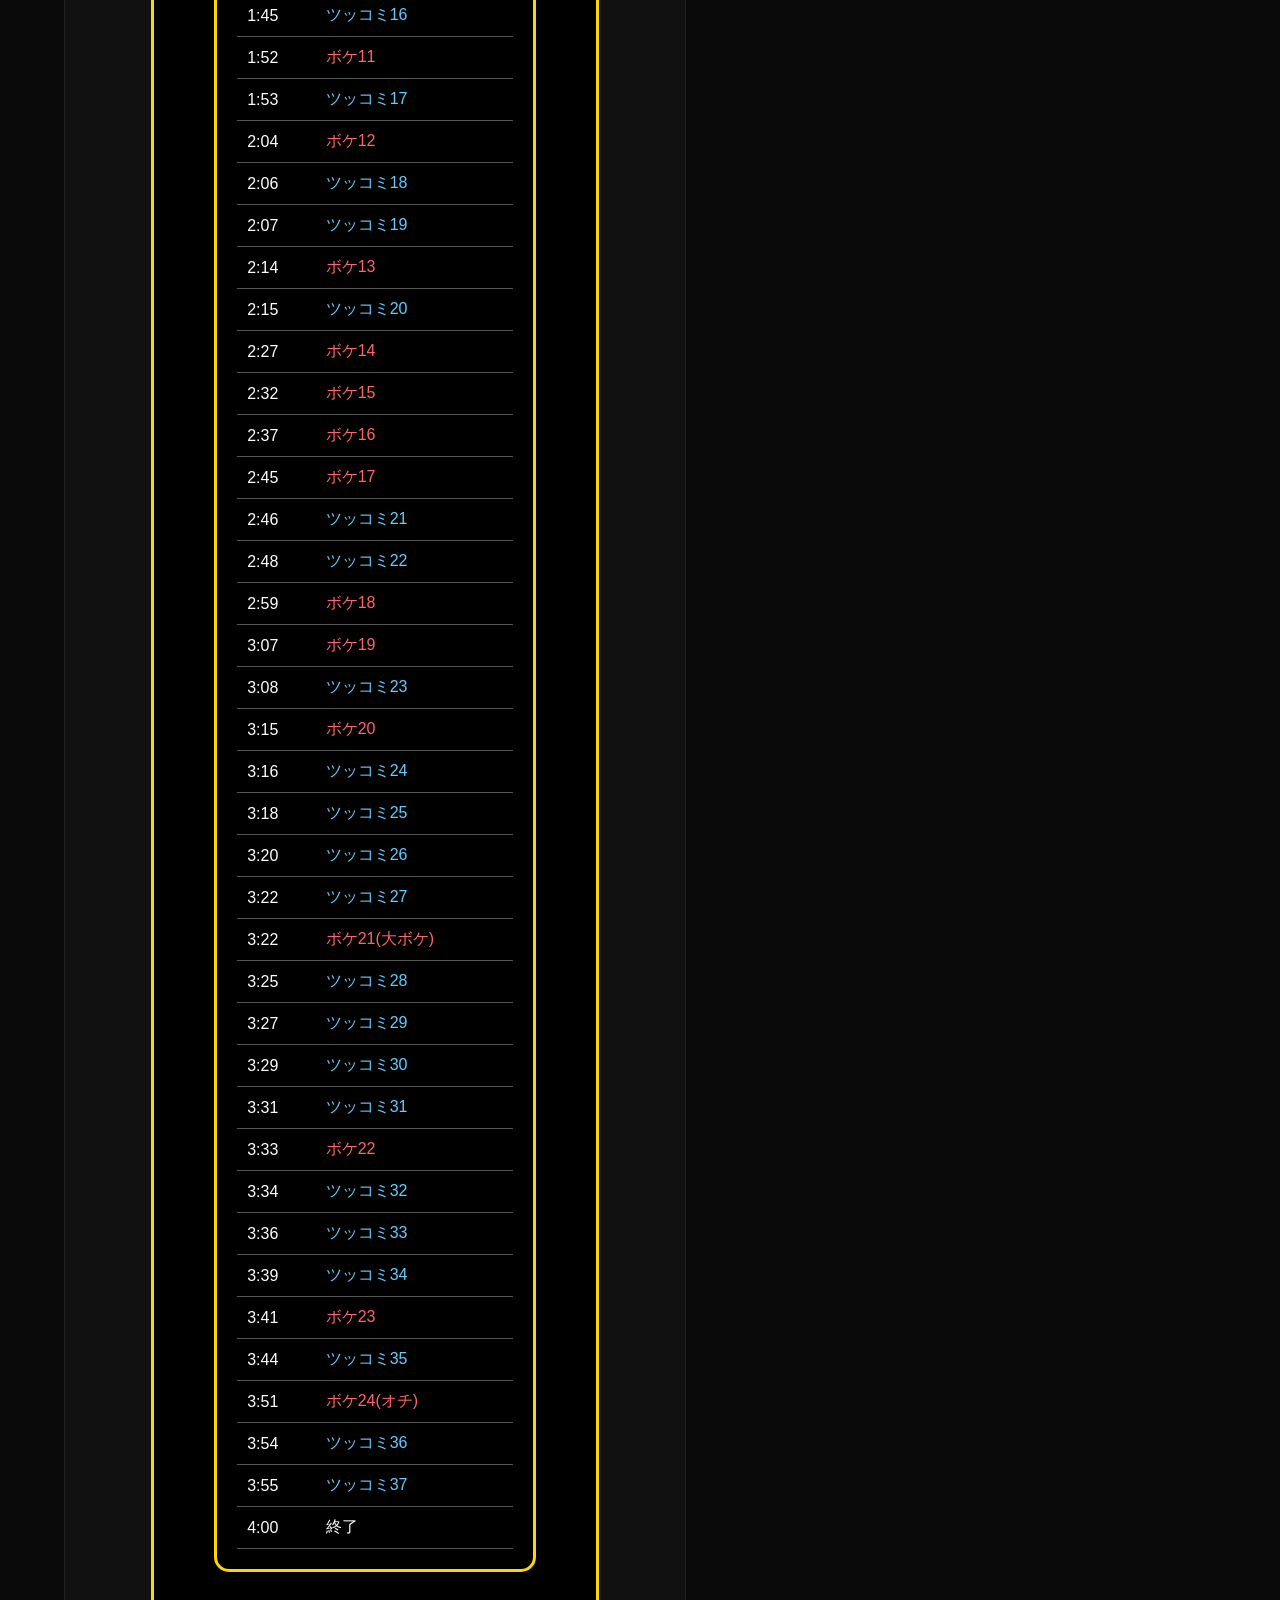
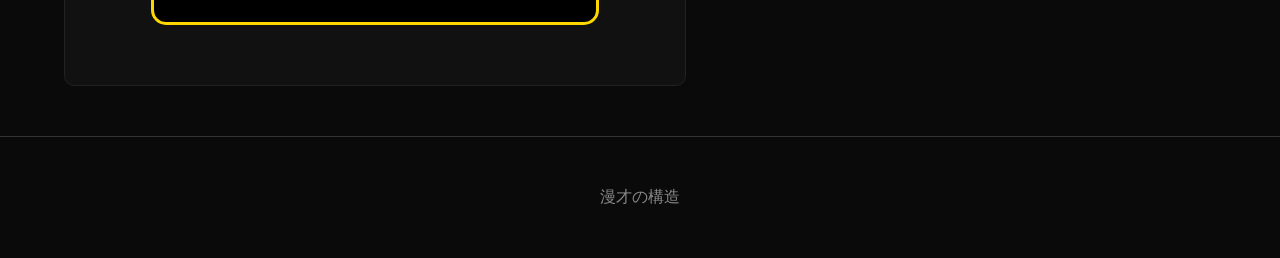
<file: henkakuki.html>
<!DOCTYPE html>
<html lang="ja">
<head>
    <meta charset="UTF-8">
    <meta name="viewport" content="width=device-width, initial-scale=1.0">
    <title>漫才の構造</title>
    <link rel="stylesheet" href="style.css">
</head>

<body>
    <header>
        <div class="title-area">
        <h1>
            漫才の構造
        </h1>
        <h2>
         〜データで紐解く笑いのメカニズム〜   
        </h2>
        </div>

        <nav>
            <a href="index.html">ホーム</a>
            <a href="souseiki.html">創成期</a>
            <a href="kakumeiki.html">革命期</a>
            <a href="henkakuki.html">変革期</a>
            <a href="gendaiki.html">現代期</a>
            <a href="kekka.html">研究結果</a>
        </nav>
    </header>

     <section class="hero">
        <div class="hero-text">
            <h2>変革期</h2>

            <p>
               2000~10年ごろから活躍している漫才師のネタの
               構造を分析する
            </p> 

            <p>吉本興業が次々に若手芸人の拠点として劇場を開設して行き<br>
               「M-1グランプリ」や「キングオブコント」などの賞レースが開催され、<br>
               「爆笑オンエアバトル」や「エンタの神様」などのネタ番組がヒットし<br>
               各局が若手芸人を発掘しようとする動きが起こった。<br>
            </p>
            
        </div>
    </section>

     <main>
        <section class="card">
            <h2>フットボールアワー</h2>

            <h4>
                1999年 結成
            </h4>

            <h4>
                ボケ：岩尾望<br>
            </h4>

            <h4>
                ツッコミ：後藤輝基<br>
            </h4>

            <h4>
                雑談を主体としたでしゃべくり漫才で<br>
                M-1グランプリには4度出場し全て決勝進出した。<br>
                M-1グランプリ2001 6位,2002 2位,2003 優勝,2006 2位<br>
            </h4>

            <h4>
                M-1グランプリ2001 6位,2002 2位,2003 優勝,2006 2位<br>
            </h4>

             <h3>「メルカリ」</h3> <h4>ネタ番組にて披露</h4>

            <div class="timeline-box">
                <table>
                <tr><td>ネタ秒数 5分19秒</td></tr>
                <tr><td>ボケ数 42個</td></tr>
                <tr><td>ボケ間隔 約7.6秒</td></tr>
                <tr><td>ツッコミ数 53個</td></tr>
                <tr><td>ツッコミ間隔 約6.0秒</td></tr>
                </table>

           <div class="timeline-box">
                <table>
                <tr><td>0:00</td><td>スタート</td></tr>
                <tr><td>0:03</td><td class="boke">ボケ1(つかみ)</td></tr>
                <tr><td>0:04</td><td class="tsukkomi">ツッコミ1</td></tr>
                <tr><td>0:08</td><td class="intro">導入</td></tr>
                <tr><td>0:21</td><td class="boke">ボケ2</td></tr>
                <tr><td>0:22</td><td class="tsukkomi">ツッコミ2</td></tr>
                <tr><td>0:26</td><td class="boke">ボケ3</td></tr>
                <tr><td>0:28</td><td class="tsukkomi">ツッコミ3</td></tr>
                <tr><td>0:30</td><td class="tsukkomi">ツッコミ4</td></tr>
                <tr><td>0:35</td><td class="boke">ボケ4</td></tr>
                <tr><td>0:37</td><td class="tsukkomi">ツッコミ5</td></tr>
                <tr><td>0:39</td><td class="boke">ボケ5</td></tr>
                <tr><td>0:41</td><td class="tsukkomi">ツッコミ6</td></tr>
                <tr><td>0:45</td><td class="tsukkomi">ツッコミ7</td></tr>
                <tr><td>0:49</td><td class="boke">ボケ6</td></tr>
                <tr><td>0:50</td><td class="tsukkomi">ツッコミ8</td></tr>
                <tr><td>0:52</td><td class="tsukkomi">ツッコミ9</td></tr>
                <tr><td>0:54</td><td class="tsukkomi">ツッコミ10</td></tr>
                <tr><td>1:02</td><td class="intro">導入</td></tr>
                <tr><td>1:25</td><td class="boke">ボケ7</td></tr>
                <tr><td>1:28</td><td class="tsukkomi">ツッコミ11</td></tr>
                <tr><td>1:34</td><td class="tsukkomi">ツッコミ12</td></tr>
                <tr><td>1:36</td><td class="tsukkomi">ツッコミ13</td></tr>
                <tr><td>1:38</td><td class="tsukkomi">ツッコミ14</td></tr>
                <tr><td>1:42</td><td class="boke">ボケ8</td></tr>
                <tr><td>1:44</td><td class="tsukkomi">ツッコミ15</td></tr>
                <tr><td>1:46</td><td class="boke">ボケ9</td></tr>
                <tr><td>1:47</td><td class="tsukkomi">ツッコミ16</td></tr>
                <tr><td>1:50</td><td class="boke">ボケ10</td></tr>
                <tr><td>1:53</td><td class="boke">ボケ11</td></tr>
                <tr><td>1:57</td><td class="tsukkomi">ツッコミ17</td></tr>
                <tr><td>2:00</td><td class="boke">ボケ12</td></tr>
                <tr><td>2:02</td><td class="tsukkomi">ツッコミ18</td></tr>
                <tr><td>2:05</td><td class="tsukkomi">ツッコミ19</td></tr>
                <tr><td>2:07</td><td class="boke">ボケ13</td></tr>
                <tr><td>2:08</td><td class="tsukkomi">ツッコミ20</td></tr>
                <tr><td>2:10</td><td class="tsukkomi">ツッコミ21</td></tr>
                <tr><td>2:15</td><td class="tsukkomi">ツッコミ22</td></tr>
                <tr><td>2:19</td><td class="boke">ボケ14</td></tr>
                <tr><td>2:21</td><td class="tsukkomi">ツッコミ23</td></tr>
                <tr><td>2:23</td><td class="tsukkomi">ツッコミ24</td></tr>
                <tr><td>2:28</td><td class="boke">ボケ14</td></tr>
                <tr><td>2:29</td><td class="tsukkomi">ツッコミ25</td></tr>
                <tr><td>2:32</td><td class="boke">ボケ15</td></tr>
                <tr><td>2:38</td><td class="tsukkomi">ツッコミ26</td></tr>
                <tr><td>2:45</td><td class="tsukkomi">ツッコミ27</td></tr>
                <tr><td>2:51</td><td class="tsukkomi">ツッコミ28</td></tr>
                <tr><td>2:53</td><td class="boke">ボケ16</td></tr>
                <tr><td>2:57</td><td class="boke">ボケ17</td></tr>
                <tr><td>2:59</td><td class="tsukkomi">ツッコミ29</td></tr>
                <tr><td>3:02</td><td class="tsukkomi">ツッコミ30</td></tr>
                <tr><td>3:10</td><td class="tsukkomi">ツッコミ31</td></tr>
                <tr><td>3:15</td><td class="boke">ボケ18</td></tr>
                <tr><td>3:17</td><td class="tsukkomi">ツッコミ32</td></tr>
                <tr><td>3:19</td><td class="boke">ボケ19</td></tr>
                <tr><td>3:20</td><td class="tsukkomi">ツッコミ33</td></tr>
                <tr><td>3:22</td><td class="boke">ボケ20</td></tr>
                <tr><td>3:25</td><td class="tsukkomi">ツッコミ34</td></tr>
                <tr><td>3:29</td><td class="tsukkomi">ツッコミ35</td></tr>
                <tr><td>3:30</td><td class="boke">ボケ21</td></tr>
                <tr><td>3:31</td><td class="tsukkomi">ツッコミ36</td></tr>
                <tr><td>3:35</td><td class="boke">ボケ22</td></tr>
                <tr><td>3:37</td><td class="tsukkomi">ツッコミ37</td></tr>
                <tr><td>3:39</td><td class="boke">ボケ23</td></tr>
                <tr><td>3:42</td><td class="boke">ボケ24</td></tr>
                <tr><td>3:43</td><td class="tsukkomi">ツッコミ38</td></tr>
                <tr><td>3:44</td><td class="boke">ボケ25</td></tr>
                <tr><td>3:47</td><td class="tsukkomi">ツッコミ39</td></tr>
                <tr><td>3:48</td><td class="boke">ボケ26</td></tr>
                <tr><td>3:55</td><td class="tsukkomi">ツッコミ40</td></tr>
                <tr><td>3:56</td><td class="boke">ボケ27</td></tr>
                <tr><td>4:00</td><td class="tsukkomi">ツッコミ41</td></tr>
                <tr><td>4:01</td><td class="boke">ボケ28</td></tr>
                <tr><td>4:04</td><td class="boke">ボケ29</td></tr>
                <tr><td>4:07</td><td class="tsukkomi">ツッコミ42</td></tr>
                <tr><td>4:09</td><td class="boke">ボケ30</td></tr>
                <tr><td>4:12</td><td class="boke">ボケ31</td></tr>
                <tr><td>4:16</td><td class="tsukkomi">ツッコミ43</td></tr>
                <tr><td>4:19</td><td class="tsukkomi">ツッコミ44</td></tr>
                <tr><td>4:23</td><td class="boke">ボケ32</td></tr>
                <tr><td>4:24</td><td class="tsukkomi">ツッコミ45</td></tr>
                <tr><td>4:28</td><td class="boke">ボケ33</td></tr>
                <tr><td>4:31</td><td class="boke">ボケ34</td></tr>
                <tr><td>4:37</td><td class="boke">ボケ35</td></tr>
                <tr><td>4:39</td><td class="tsukkomi">ツッコミ46</td></tr>
                <tr><td>4:40</td><td class="boke">ボケ36</td></tr>
                <tr><td>4:47</td><td class="tsukkomi">ツッコミ47</td></tr>
                <tr><td>4:48</td><td class="boke">ボケ37</td></tr>
                <tr><td>4:53</td><td class="tsukkomi">ツッコミ48</td></tr>
                <tr><td>4:55</td><td class="boke">ボケ38(大ボケ)</td></tr>
                <tr><td>4:56</td><td class="tsukkomi">ツッコミ49</td></tr>
                <tr><td>4:58</td><td class="boke">ボケ39</td></tr>
                <tr><td>5:04</td><td class="tsukkomi">ツッコミ50</td></tr>
                <tr><td>5:07</td><td class="boke">ボケ40</td></tr>
                <tr><td>5:09</td><td class="tsukkomi">ツッコミ51</td></tr>
                <tr><td>5:10</td><td class="boke">ボケ41</td></tr>
                <tr><td>5:13</td><td class="tsukkomi">ツッコミ52</td></tr>
                <tr><td>5:15</td><td class="boke">ボケ42(オチ)</td></tr>
                <tr><td>5:17</td><td class="tsukkomi">ツッコミ53</td></tr>
                <tr><td>5:19 </td><td>終了</td></tr>
            </table>
            </div>
        </section>
        
        <section class="card">
            <h2>ブラックマヨネーズ</h2>

            <h4>
                1997年 結成
            </h4>
                
            <h4>
                ボケ：吉田敬<br>
            </h4>

            <h4>
                ツッコミ：小杉竜一<br>
            </h4>

            <h4>
                雑談を主体としたでしゃべくり漫才で<br>
                尚且つ吉田のひねくれも取り入れた最強のコンビ。<br>
             </h4>

            <h4>
                M-1グランプリ2005 優勝<br>
            </h4>

            <h3>「お見舞い」</h3> <h4>ネタ番組にて披露</h4>

            <div class="timeline-box">
                <table>
                <tr><td>ネタ秒数 5分4秒</td></tr>
                <tr><td>ボケ数 29個</td></tr>
                <tr><td>ボケ間隔 約10.5秒</td></tr>
                <tr><td>ツッコミ数 21個</td></tr>
                <tr><td>ツッコミ間隔 約14.5秒</td></tr>
                </table>

           <div class="timeline-box">
                <table>
                <tr><td>0:00</td><td>スタート</td></tr>
                <tr><td>0:10</td><td class="intro">導入</td></tr>
                <tr><td>0:28</td><td class="boke">ボケ1</td></tr>
                <tr><td>0:39</td><td class="boke">ボケ2</td></tr>
                <tr><td>0:50</td><td class="boke">ボケ3</td></tr>
                <tr><td>0:52</td><td class="tsukkomi">ツッコミ1</td></tr>
                <tr><td>0:57</td><td class="boke">ボケ4</td></tr>
                <tr><td>0:58</td><td class="tsukkomi">ツッコミ2</td></tr>
                <tr><td>1:02</td><td class="boke">ボケ5</td></tr>
                <tr><td>1:18</td><td class="boke">ボケ6</td></tr>
                <tr><td>1:22</td><td class="tsukkomi">ツッコミ3</td></tr>
                <tr><td>1:37</td><td class="boke">ボケ7</td></tr>
                <tr><td>1:47</td><td class="boke">ボケ8</td></tr>
                <tr><td>1:58</td><td class="boke">ボケ9</td></tr>
                <tr><td>2:07</td><td class="boke">ボケ10</td></tr>
                <tr><td>2:13</td><td class="tsukkomi">ツッコミ4</td></tr>
                <tr><td>2:15</td><td class="tsukkomi">ツッコミ5</td></tr>
                <tr><td>2:22</td><td class="tsukkomi">ツッコミ6</td></tr>
                <tr><td>2:30</td><td class="boke">ボケ11</td></tr>
                <tr><td>2:35</td><td class="tsukkomi">ツッコミ7</td></tr>
                <tr><td>2:39</td><td class="boke">ボケ12</td></tr>
                <tr><td>2:43</td><td class="tsukkomi">ツッコミ8</td></tr>
                <tr><td>2:49</td><td class="boke">ボケ13</td></tr>
                <tr><td>3:01</td><td class="tsukkomi">ツッコミ9</td></tr>
                <tr><td>3:06</td><td class="boke">ボケ14</td></tr>
                <tr><td>3:08</td><td class="tsukkomi">ツッコミ10</td></tr>
                <tr><td>3:12</td><td class="boke">ボケ15</td></tr>
                <tr><td>3:14</td><td class="tsukkomi">ツッコミ11</td></tr>
                <tr><td>3:18</td><td class="boke">ボケ16</td></tr>
                <tr><td>3:21</td><td class="tsukkomi">ツッコミ12</td></tr>
                <tr><td>3:23</td><td class="boke">ボケ17</td></tr>
                <tr><td>3:31</td><td class="tsukkomi">ツッコミ13</td></tr>
                <tr><td>3:35</td><td class="boke">ボケ18</td></tr>
                <tr><td>3:37</td><td class="tsukkomi">ツッコミ14</td></tr>
                <tr><td>3:45</td><td class="boke">ボケ19</td></tr>
                <tr><td>3:50</td><td class="tsukkomi">ツッコミ15</td></tr>
                <tr><td>3:55</td><td class="boke">ボケ20</td></tr>
                <tr><td>3:59</td><td class="boke">ボケ21</td></tr>
                <tr><td>4:05</td><td class="tsukkomi">ツッコミ16</td></tr>
                <tr><td>4:10</td><td class="boke">ボケ22</td></tr>
                <tr><td>4:11</td><td class="tsukkomi">ツッコミ17</td></tr>
                <tr><td>4:15</td><td class="boke">ボケ23</td></tr>
                <tr><td>4:17</td><td class="tsukkomi">ツッコミ18</td></tr>
                <tr><td>4:22</td><td class="tsukkomi">ツッコミ19</td></tr>
                <tr><td>4:25</td><td class="boke">ボケ24</td></tr>
                <tr><td>4:34</td><td class="tsukkomi">ツッコミ20</td></tr>
                <tr><td>4:37</td><td class="boke">ボケ25</td></tr>
                <tr><td>4:41</td><td class="boke">ボケ26</td></tr>
                <tr><td>4:45</td><td class="boke">ボケ27</td></tr>
                <tr><td>4:51</td><td class="boke">ボケ28</td></tr>
                <tr><td>5:00</td><td class="boke">ボケ29(オチ)</td></tr>
                <tr><td>5:02</td><td class="tsukkomi">ツッコミ21</td></tr>
                <tr><td>5:04</td><td>終了</td></tr>
            </table>
            </div>
        </section>

        <section class="card">
            <h2>サンドウィッチマン</h2>

            <h4>
                1998年 結成
            </h4>

            <h4>
                ボケ：富澤たけし<br>
            </h4>

            <h4>
                ツッコミ：伊達みきお<br>
            </h4>

            <h4>
                役に入り演じきる「コント漫才」で<br>
                M-1グランプリ2007では敗者復活から優勝<br>
                今もなお人気が劣れないコンビ。<br>
            </h4>

            <h4>
                M-1グランプリ2007 優勝<br>
            </h4>

             <h3>「ヒーローインタビュー」</h3> <h4>単独ライブにて披露</h4>

             <iframe width="560" height="315" src="https://www.youtube.com/embed/XoxbbHKDYIE?si=sge6zrbDRcfttBga" title="YouTube video player" frameborder="0" allow="accelerometer; autoplay; clipboard-write; encrypted-media; gyroscope; picture-in-picture; web-share" referrerpolicy="strict-origin-when-cross-origin" allowfullscreen></iframe>

            <div class="timeline-box">
                <table>
                <tr><td>ネタ秒数 4分00秒</td></tr>
                <tr><td>ボケ数 24個</td></tr>
                <tr><td>ボケ間隔 10.0秒</td></tr>
                <tr><td>ツッコミ数 37個</td></tr>
                <tr><td>ツッコミ間隔 約6.5秒</td></tr>
                </table>

           <div class="timeline-box">
                <table>
                <tr><td>0:00</td><td>スタート</td></tr>
                <tr><td>0:07</td><td class="intro">導入1</td></tr>
                <tr><td>0:10</td><td class="boke">ボケ1</td></tr>
                <tr><td>0:11</td><td class="tsukkomi">ツッコミ1</td></tr>
                <tr><td>0:19</td><td class="boke">ボケ2</td></tr>
                <tr><td>0:19</td><td class="tsukkomi">ツッコミ2</td></tr>
                <tr><td>0:22</td><td class="tsukkomi">ツッコミ3</td></tr>
                <tr><td>0:25</td><td class="boke">ボケ3</td></tr>
                <tr><td>0:25</td><td class="tsukkomi">ツッコミ4</td></tr>
                <tr><td>0:31</td><td class="tsukkomi">ツッコミ5</td></tr>
                <tr><td>0:37</td><td class="intro">導入2</td></tr>
                <tr><td>0:41</td><td class="boke">ボケ4</td></tr>
                <tr><td>0:43</td><td class="tsukkomi">ツッコミ6</td></tr>
                <tr><td>0:47</td><td class="boke">ボケ5</td></tr>
                <tr><td>0:48</td><td class="tsukkomi">ツッコミ7</td></tr>
                <tr><td>1:04</td><td class="intro">導入3</td></tr>
                <tr><td>1:06</td><td class="boke">ボケ6</td></tr>
                <tr><td>1:08</td><td class="tsukkomi">ツッコミ8</td></tr>
                <tr><td>1:10</td><td class="tsukkomi">ツッコミ9</td></tr>
                <tr><td>1:21</td><td class="boke">ボケ7</td></tr>
                <tr><td>1:22</td><td class="tsukkomi">ツッコミ10</td></tr>
                <tr><td>1:24</td><td class="tsukkomi">ツッコミ11</td></tr>
                <tr><td>1:27</td><td class="tsukkomi">ツッコミ12</td></tr>
                <tr><td>1:28</td><td class="boke">ボケ8</td></tr>
                <tr><td>1:30</td><td class="tsukkomi">ツッコミ13</td></tr>
                <tr><td>1:31</td><td class="tsukkomi">ツッコミ14</td></tr>
                <tr><td>1:38</td><td class="boke">ボケ9</td></tr>
                <tr><td>1:39</td><td class="tsukkomi">ツッコミ15</td></tr>
                <tr><td>1:44</td><td class="boke">ボケ10</td></tr>
                <tr><td>1:45</td><td class="tsukkomi">ツッコミ16</td></tr>
                <tr><td>1:52</td><td class="boke">ボケ11</td></tr>
                <tr><td>1:53</td><td class="tsukkomi">ツッコミ17</td></tr>
                <tr><td>2:04</td><td class="boke">ボケ12</td></tr>
                <tr><td>2:06</td><td class="tsukkomi">ツッコミ18</td></tr>
                <tr><td>2:07</td><td class="tsukkomi">ツッコミ19</td></tr>
                <tr><td>2:14</td><td class="boke">ボケ13</td></tr>
                <tr><td>2:15</td><td class="tsukkomi">ツッコミ20</td></tr>
                <tr><td>2:27</td><td class="boke">ボケ14</td></tr>
                <tr><td>2:32</td><td class="boke">ボケ15</td></tr>
                <tr><td>2:37</td><td class="boke">ボケ16</td></tr>
                <tr><td>2:45</td><td class="boke">ボケ17</td></tr>
                <tr><td>2:46</td><td class="tsukkomi">ツッコミ21</td></tr>
                <tr><td>2:48</td><td class="tsukkomi">ツッコミ22</td></tr>
                <tr><td>2:59</td><td class="boke">ボケ18</td></tr>
                <tr><td>3:07</td><td class="boke">ボケ19</td></tr>
                <tr><td>3:08</td><td class="tsukkomi">ツッコミ23</td></tr>
                <tr><td>3:15</td><td class="boke">ボケ20</td></tr>
                <tr><td>3:16</td><td class="tsukkomi">ツッコミ24</td></tr>
                <tr><td>3:18</td><td class="tsukkomi">ツッコミ25</td></tr>
                <tr><td>3:20</td><td class="tsukkomi">ツッコミ26</td></tr>
                <tr><td>3:22</td><td class="tsukkomi">ツッコミ27</td></tr>
                <tr><td>3:22</td><td class="boke">ボケ21(大ボケ)</td></tr>
                <tr><td>3:25</td><td class="tsukkomi">ツッコミ28</td></tr>
                <tr><td>3:27</td><td class="tsukkomi">ツッコミ29</td></tr>
                <tr><td>3:29</td><td class="tsukkomi">ツッコミ30</td></tr>
                <tr><td>3:31</td><td class="tsukkomi">ツッコミ31</td></tr>
                <tr><td>3:33</td><td class="boke">ボケ22</td></tr>
                <tr><td>3:34</td><td class="tsukkomi">ツッコミ32</td></tr>
                <tr><td>3:36</td><td class="tsukkomi">ツッコミ33</td></tr>
                <tr><td>3:39</td><td class="tsukkomi">ツッコミ34</td></tr>
                <tr><td>3:41</td><td class="boke">ボケ23</td></tr>
                <tr><td>3:44</td><td class="tsukkomi">ツッコミ35</td></tr>
                <tr><td>3:51</td><td class="boke">ボケ24(オチ)</td></tr>
                <tr><td>3:54</td><td class="tsukkomi">ツッコミ36</td></tr>
                <tr><td>3:55</td><td class="tsukkomi">ツッコミ37</td></tr>
                <tr><td>4:00 </td><td>終了</td></tr>
            </table>
            </div>
        </section>

    </main>
    <footer>
        <p>漫才の構造</p>
    </footer>
</body>
</html>
</file>
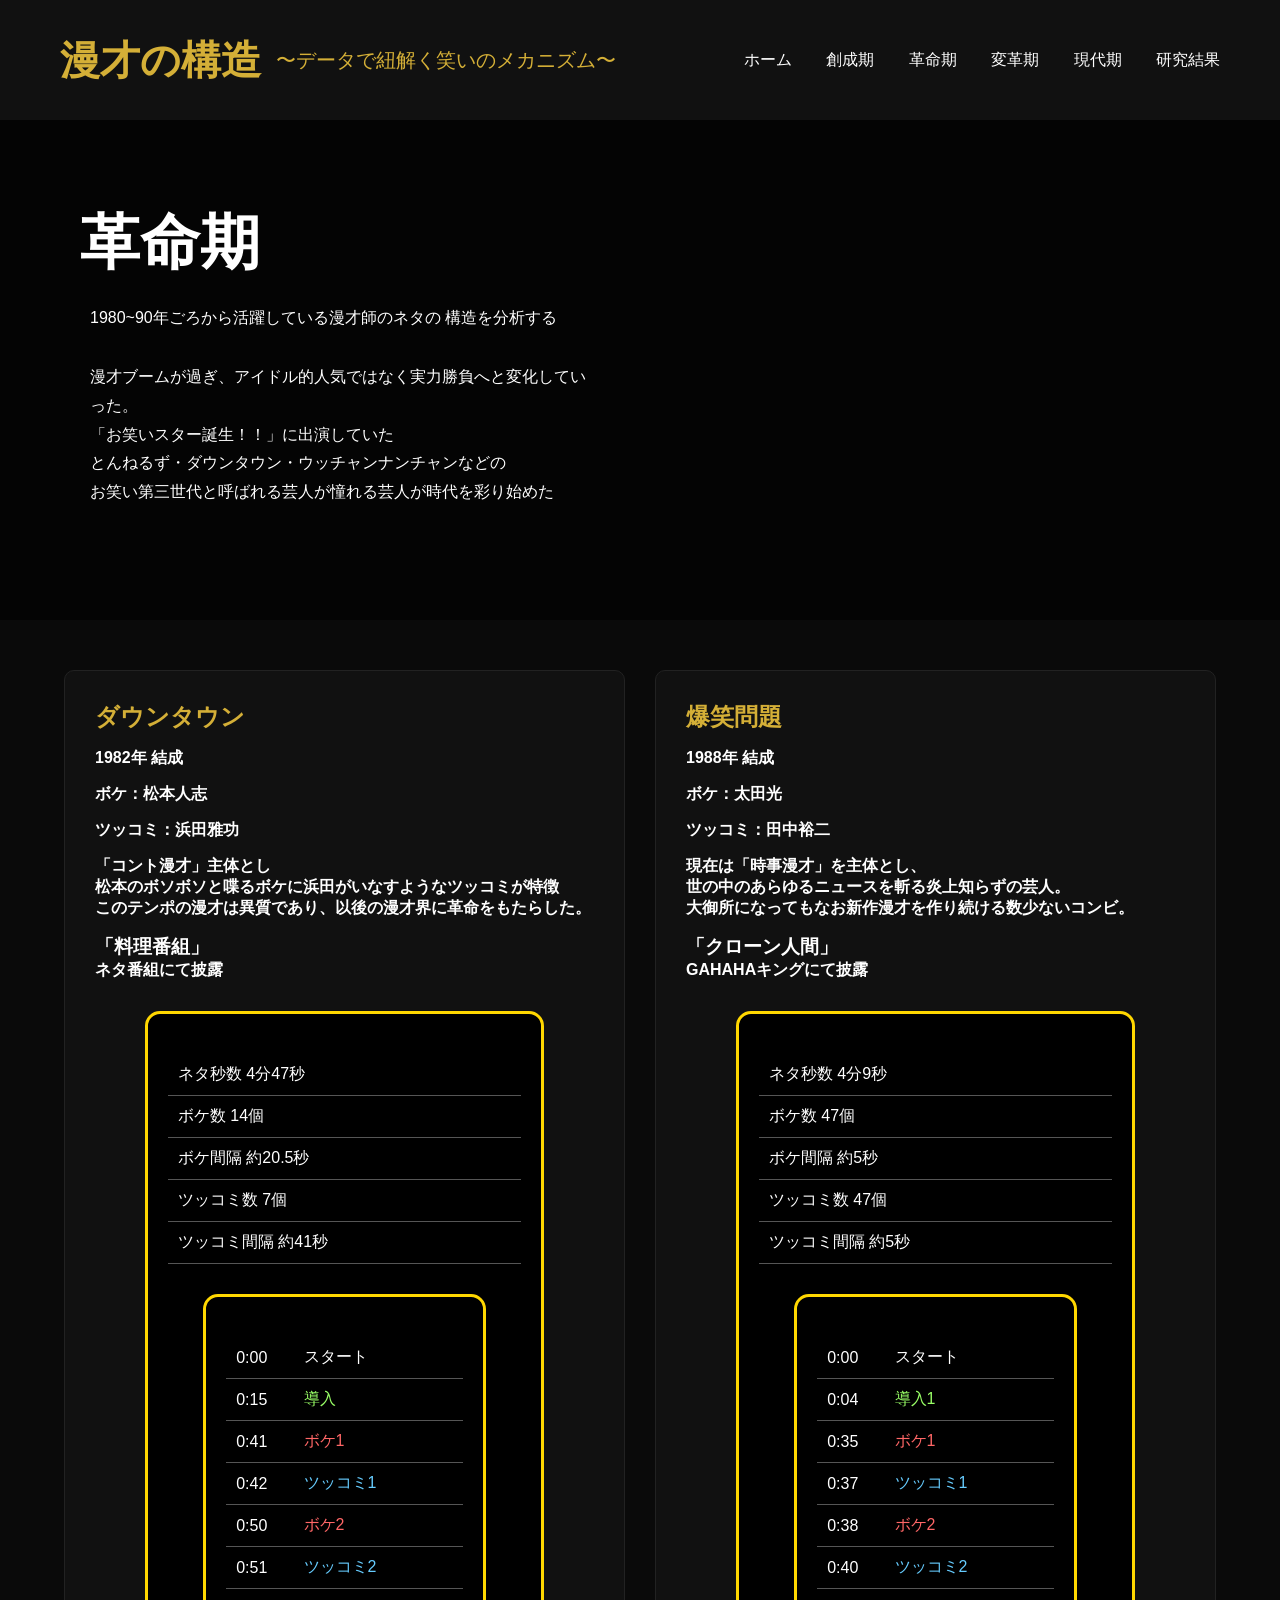
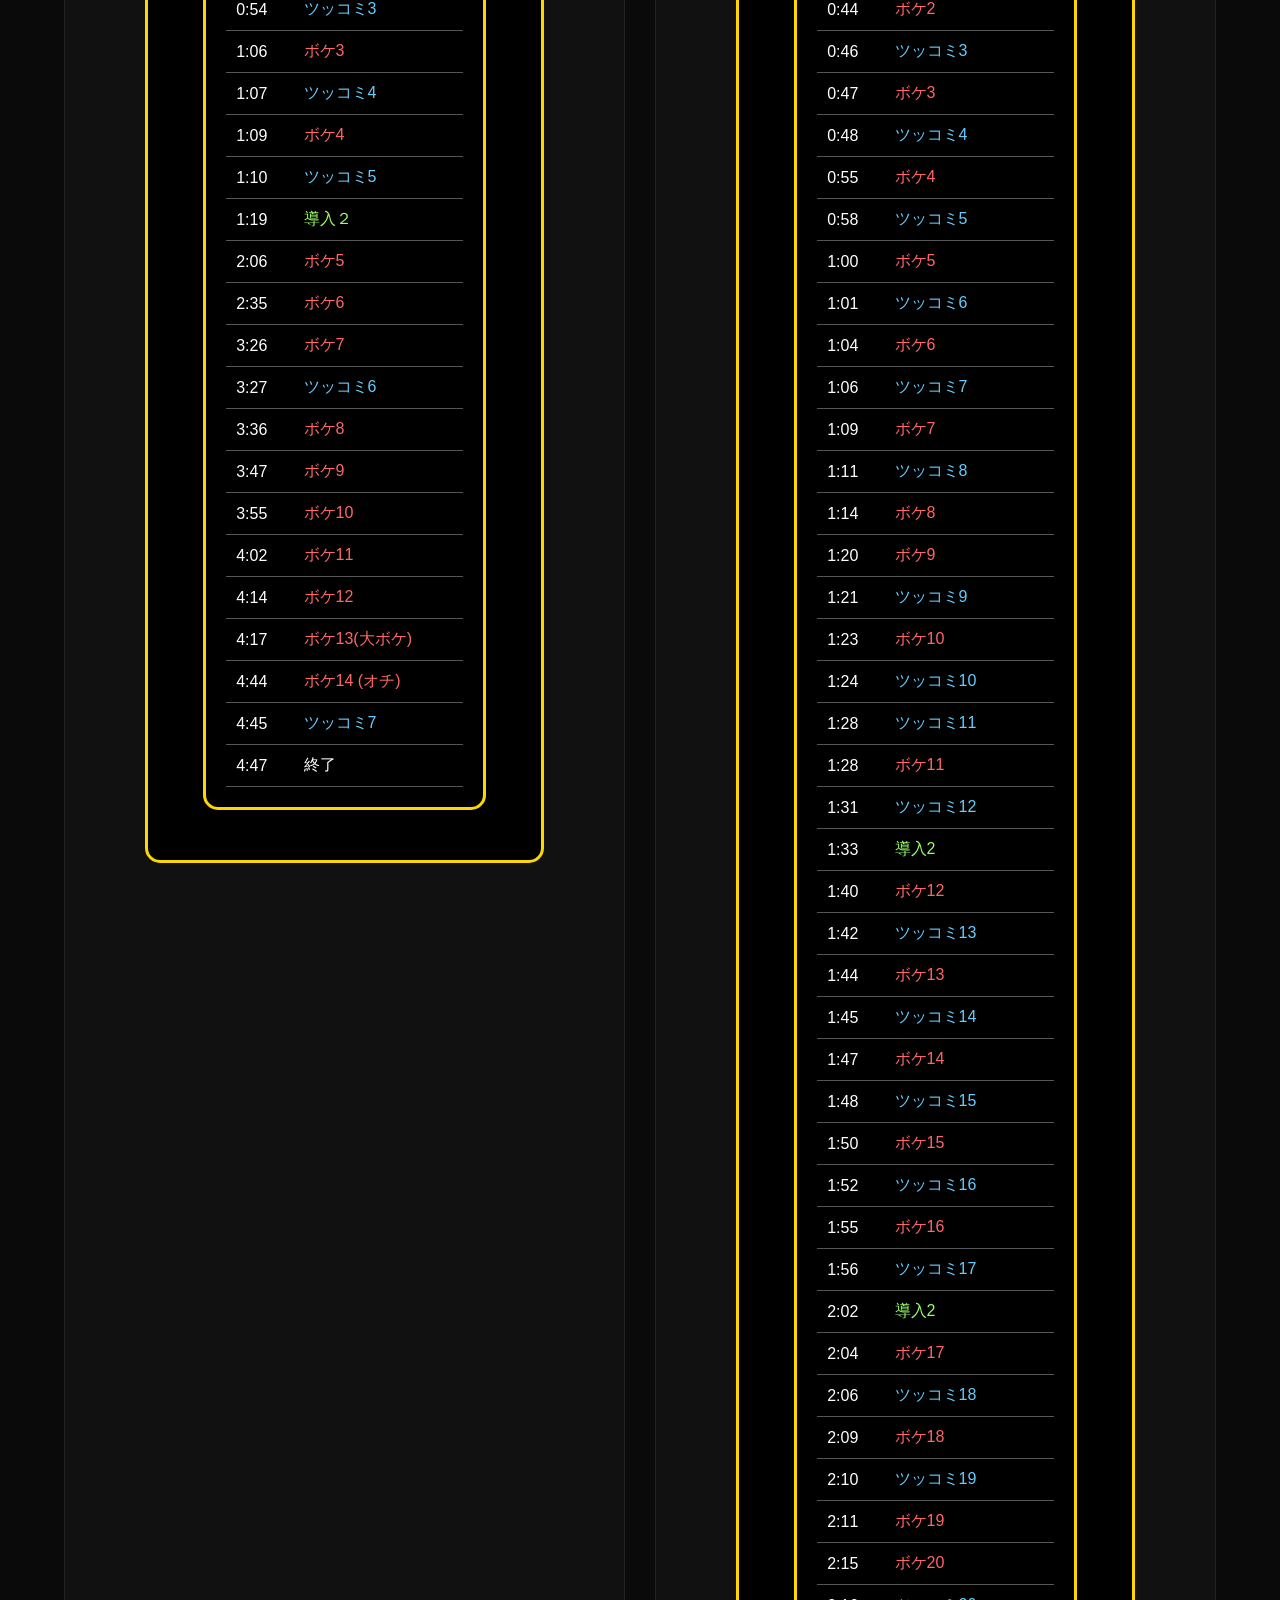
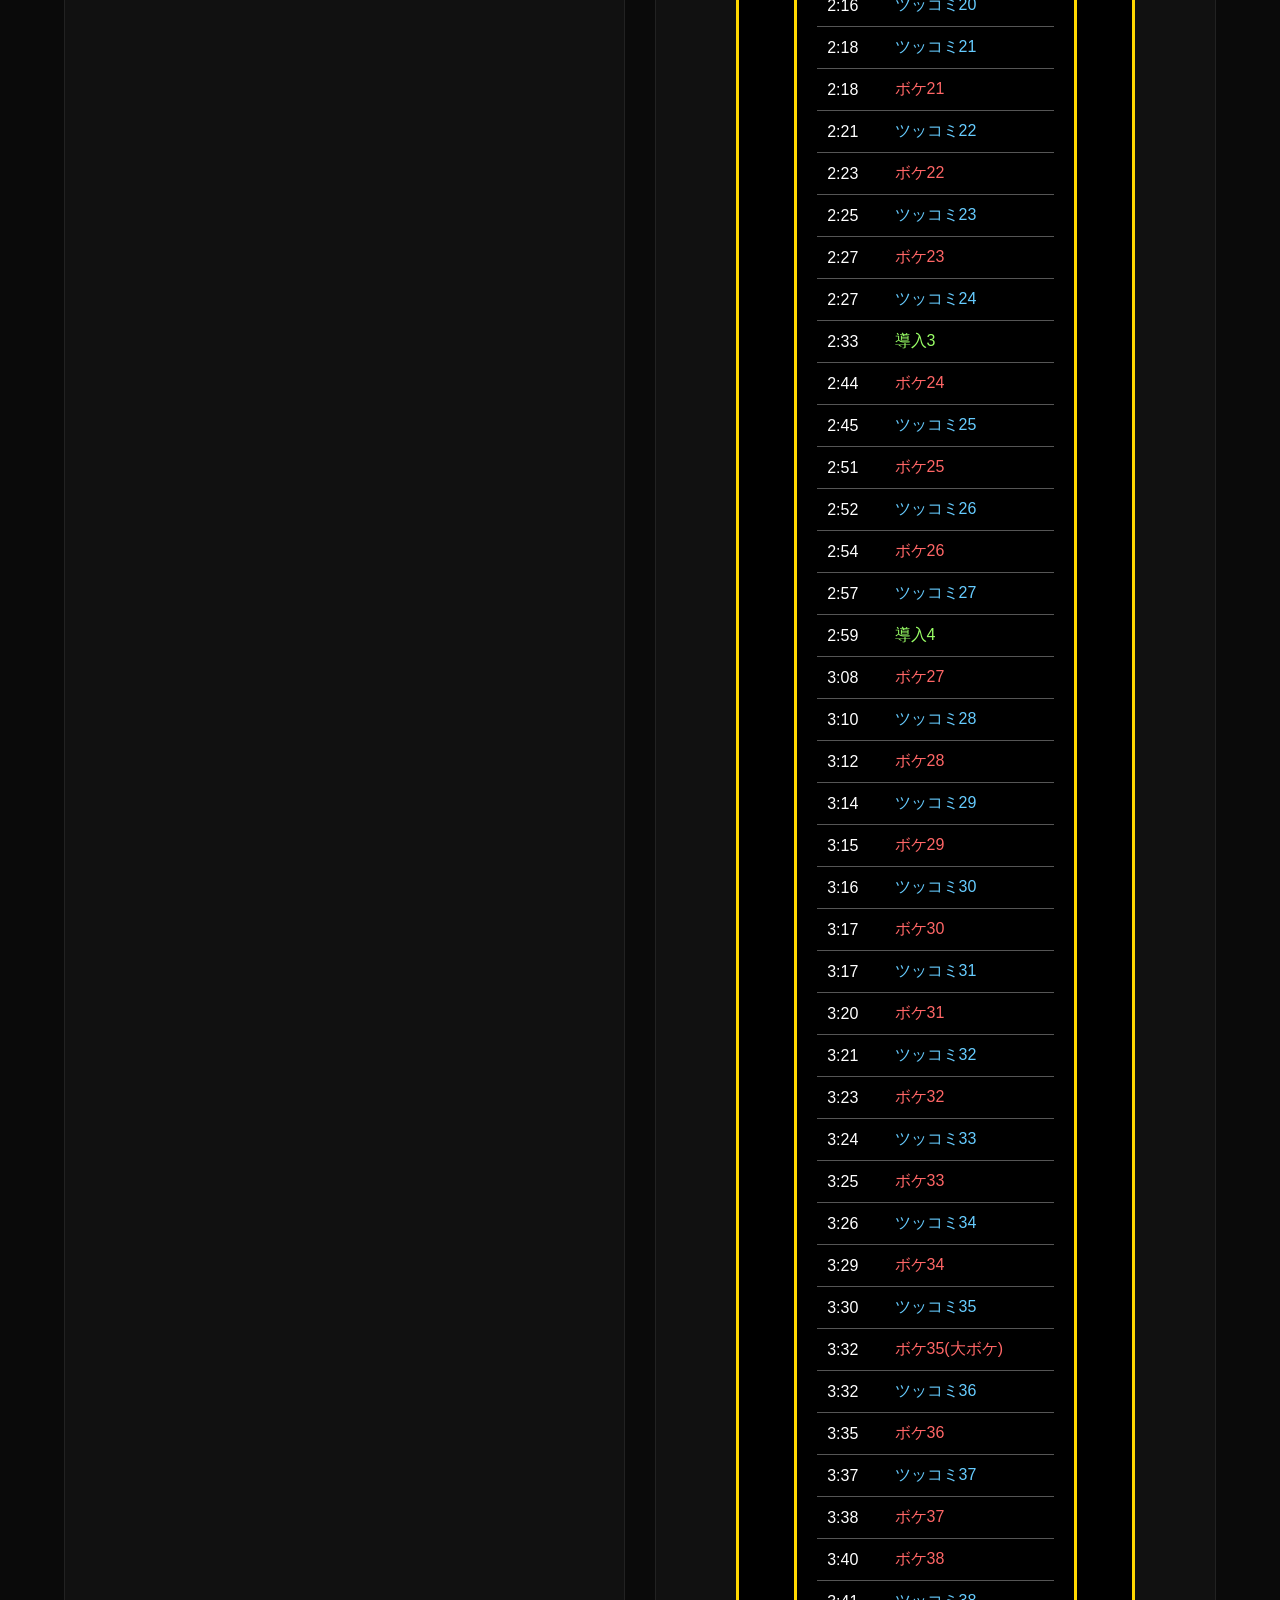
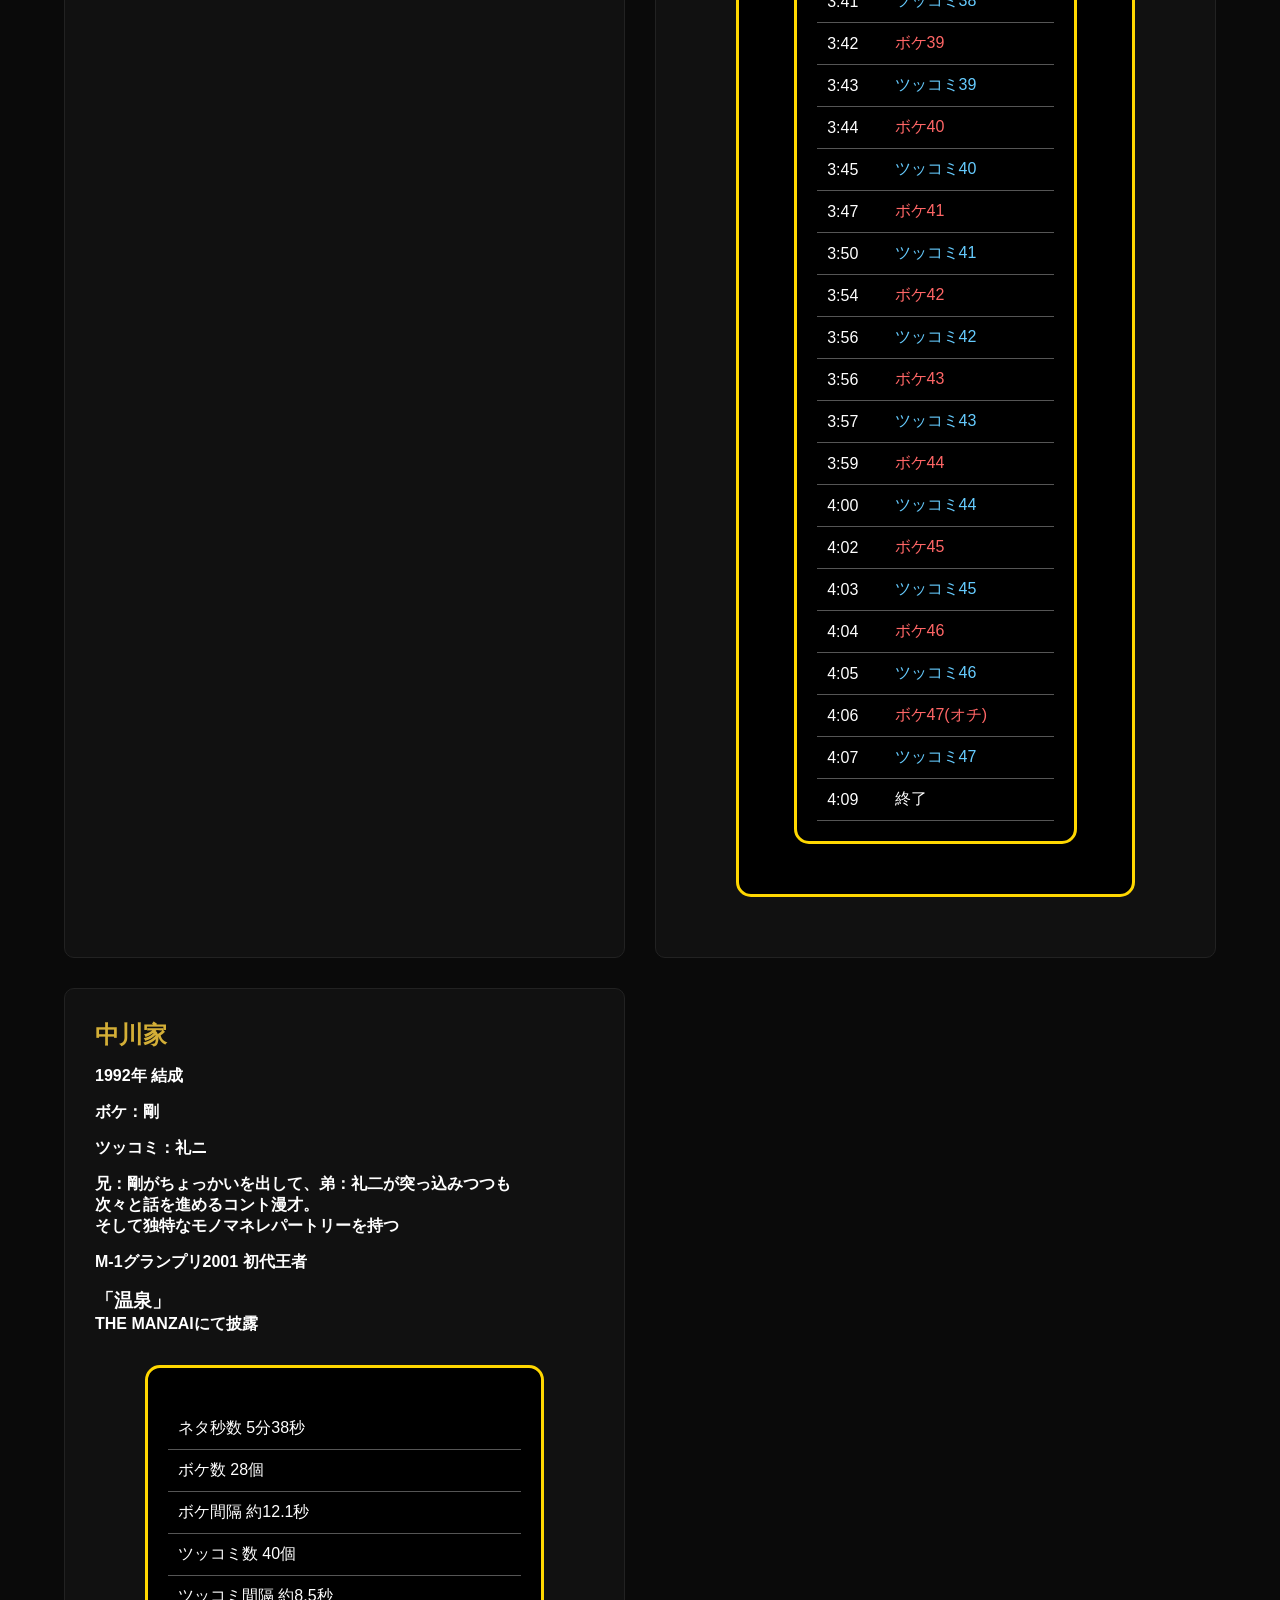
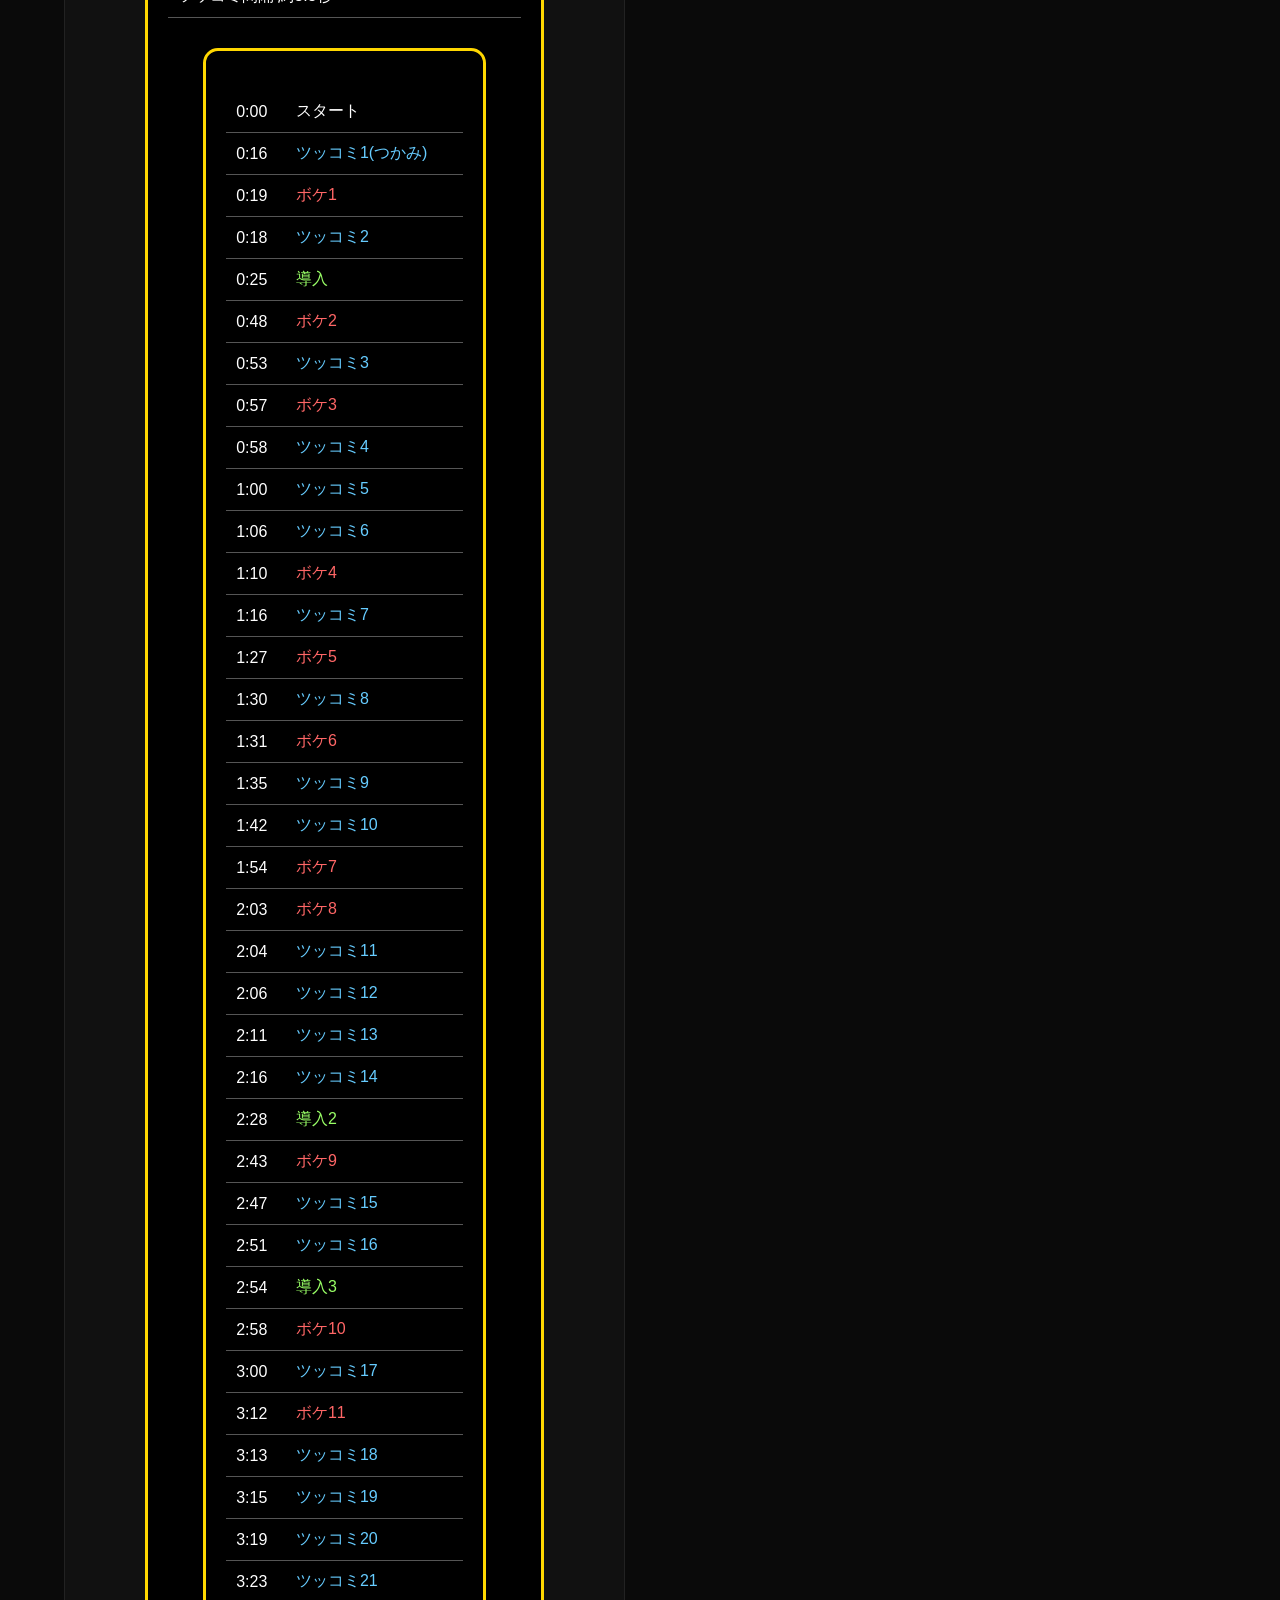
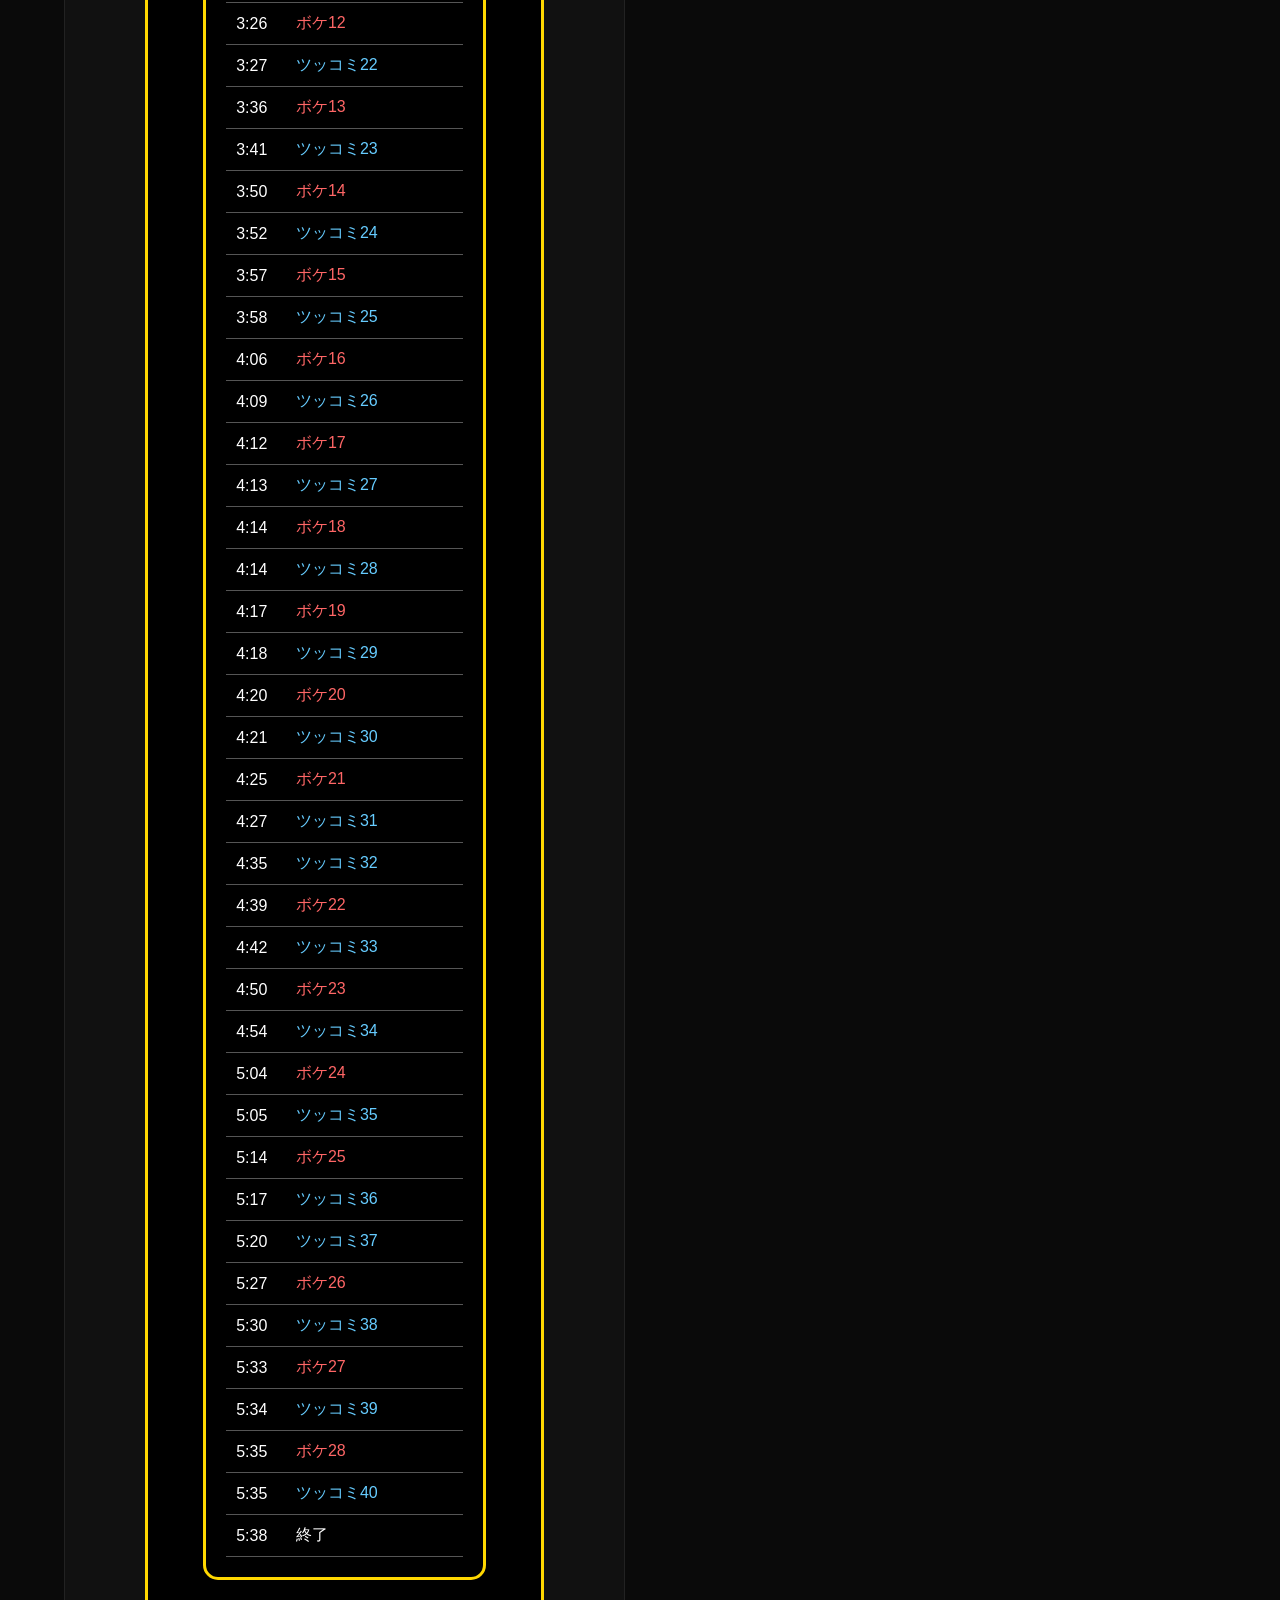
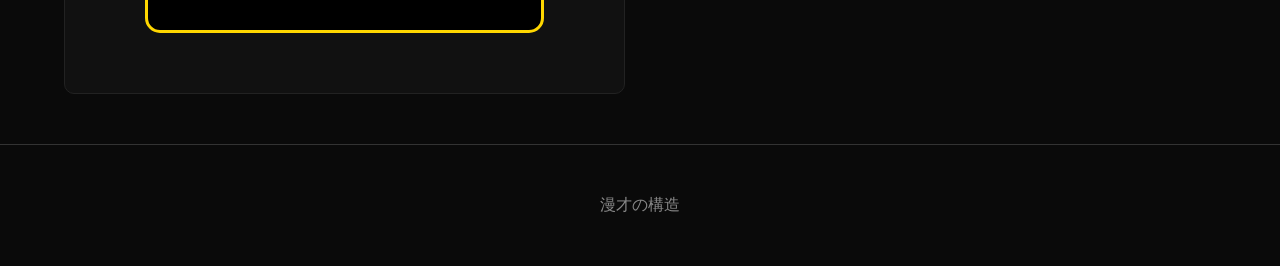
<file: kakumeiki.html>
<!DOCTYPE html>
<html lang="ja">
<head>
    <meta charset="UTF-8">
    <meta name="viewport" content="width=device-width, initial-scale=1.0">
    <title>漫才の構造</title>
    <link rel="stylesheet" href="style.css">
</head>

<body>
    <header>
        <div class="title-area">
        <h1>
            漫才の構造
        </h1>
        <h2>
         〜データで紐解く笑いのメカニズム〜   
        </h2>
        </div>

        <nav>
            <a href="index.html">ホーム</a>
            <a href="souseiki.html">創成期</a>
            <a href="kakumeiki.html">革命期</a>
            <a href="henkakuki.html">変革期</a>
            <a href="gendaiki.html">現代期</a>
            <a href="kekka.html">研究結果</a>
        </nav>
    </header>

     <section class="hero">
        <div class="hero-text">
            <h2>革命期</h2>

            <p>
               1980~90年ごろから活躍している漫才師のネタの
               構造を分析する
            </p> 
            
            <p>
                漫才ブームが過ぎ、アイドル的人気ではなく実力勝負へと変化していった。<br>
                「お笑いスター誕生！！」に出演していた<br>
                とんねるず・ダウンタウン・ウッチャンナンチャンなどの<br>
                お笑い第三世代と呼ばれる芸人が憧れる芸人が時代を彩り始めた<br>
            </p>
        </div>
    </section>

     <main>
        <section class="card">
            <h2>ダウンタウン</h2>

            <h4>
                1982年 結成<br>
            </h4>

            <h4>
                ボケ：松本人志<br>
            </h4>

            <h4>
                ツッコミ：浜田雅功<br>
            </h4>

            <h4>
                「コント漫才」主体とし<br>
                松本のボソボソと喋るボケに浜田がいなすようなツッコミが特徴<br>
                このテンポの漫才は異質であり、以後の漫才界に革命をもたらした。<br>
            </h4>
            

            <h3>「料理番組」</h3> <h4>ネタ番組にて披露</h4>

            <div class="timeline-box">
                <table>
                <tr><td>ネタ秒数 4分47秒</td></tr>
                <tr><td>ボケ数 14個</td></tr>
                <tr><td>ボケ間隔 約20.5秒</td></tr>
                <tr><td>ツッコミ数 7個</td></tr>
                <tr><td>ツッコミ間隔 約41秒</td></tr>
                </table>

            <div class="timeline-box">
                <table>
                <tr><td>0:00</td><td>スタート</td></tr>
                <tr><td>0:15</td><td class="intro">導入</td></tr>
                <tr><td>0:41</td><td class="boke">ボケ1</td></tr>
                <tr><td>0:42</td><td class="tsukkomi">ツッコミ1</td></tr>
                <tr><td>0:50</td><td class="boke">ボケ2</td></tr>
                <tr><td>0:51</td><td class="tsukkomi">ツッコミ2</td></tr>
                <tr><td>0:54</td><td class="tsukkomi">ツッコミ3</td></tr>
                <tr><td>1:06</td><td class="boke">ボケ3</td></tr>
                <tr><td>1:07</td><td class="tsukkomi">ツッコミ4</td></tr>
                <tr><td>1:09</td><td class="boke">ボケ4</td></tr>
                <tr><td>1:10</td><td class="tsukkomi">ツッコミ5</td></tr>
                <tr><td>1:19</td><td class="intro">導入２</td></tr>
                <tr><td>2:06</td><td class="boke">ボケ5</td></tr>
                <tr><td>2:35</td><td class="boke">ボケ6</td></tr>
                <tr><td>3:26</td><td class="boke">ボケ7</td></tr>
                <tr><td>3:27</td><td class="tsukkomi">ツッコミ6</td></tr>
                <tr><td>3:36</td><td class="boke">ボケ8</td></tr>
                <tr><td>3:47</td><td class="boke">ボケ9</td></tr>
                <tr><td>3:55</td><td class="boke">ボケ10</td></tr>
                <tr><td>4:02</td><td class="boke">ボケ11</td></tr>
                <tr><td>4:14</td><td class="boke">ボケ12</td></tr>
                <tr><td>4:17</td><td class="boke">ボケ13(大ボケ)</td></tr>
                <tr><td>4:44</td><td class="boke">ボケ14 (オチ)</td></tr>
                <tr><td>4:45</td><td class="tsukkomi">ツッコミ7</td></tr>
                <tr><td>4:47</td><td>終了</td></tr>
            </table>
            </div>
        </section>
        
        <section class="card">
            <h2>爆笑問題</h2>

            <h4>
                1988年 結成<br>
            </h4>

            <h4>
                ボケ：太田光<br>
            </h4>

            <h4>
                ツッコミ：田中裕二<br>
            </h4>

            <h4>
                現在は「時事漫才」を主体とし、<br>
                世の中のあらゆるニュースを斬る炎上知らずの芸人。<br>
                大御所になってもなお新作漫才を作り続ける数少ないコンビ。<br>
            </h4>


            <h3>「クローン人間」</h3> <h4>GAHAHAキングにて披露</h4>

            <div class="timeline-box">
                <table>
                <tr><td>ネタ秒数 4分9秒</td></tr>
                <tr><td>ボケ数 47個</td></tr>
                <tr><td>ボケ間隔 約5秒</td></tr>
                <tr><td>ツッコミ数 47個</td></tr>
                <tr><td>ツッコミ間隔 約5秒</td></tr>
                </table>

            <div class="timeline-box">
                <table>
                <tr><td>0:00</td><td>スタート</td></tr>
                <tr><td>0:04</td><td class="intro">導入1</td></tr>
                <tr><td>0:35</td><td class="boke">ボケ1</td></tr>
                <tr><td>0:37</td><td class="tsukkomi">ツッコミ1</td></tr>
                <tr><td>0:38</td><td class="boke">ボケ2</td></tr>
                <tr><td>0:40</td><td class="tsukkomi">ツッコミ2</td></tr>
                <tr><td>0:44</td><td class="boke">ボケ2</td></tr>
                <tr><td>0:46</td><td class="tsukkomi">ツッコミ3</td></tr>
                <tr><td>0:47</td><td class="boke">ボケ3</td></tr>
                <tr><td>0:48</td><td class="tsukkomi">ツッコミ4</td></tr>
                <tr><td>0:55</td><td class="boke">ボケ4</td></tr>
                <tr><td>0:58</td><td class="tsukkomi">ツッコミ5</td></tr>
                <tr><td>1:00</td><td class="boke">ボケ5</td></tr>
                <tr><td>1:01</td><td class="tsukkomi">ツッコミ6</td></tr>
                <tr><td>1:04</td><td class="boke">ボケ6</td></tr>
                <tr><td>1:06</td><td class="tsukkomi">ツッコミ7</td></tr>
                <tr><td>1:09</td><td class="boke">ボケ7</td></tr>
                <tr><td>1:11</td><td class="tsukkomi">ツッコミ8</td></tr>
                <tr><td>1:14</td><td class="boke">ボケ8</td></tr>
                <tr><td>1:20</td><td class="boke">ボケ9</td></tr>
                <tr><td>1:21</td><td class="tsukkomi">ツッコミ9</td></tr>
                <tr><td>1:23</td><td class="boke">ボケ10</td></tr>
                <tr><td>1:24</td><td class="tsukkomi">ツッコミ10</td></tr>
                <tr><td>1:28</td><td class="tsukkomi">ツッコミ11</td></tr>
                <tr><td>1:28</td><td class="boke">ボケ11</td></tr>
                <tr><td>1:31</td><td class="tsukkomi">ツッコミ12</td></tr>
                <tr><td>1:33</td><td class="intro">導入2</td></tr>
                <tr><td>1:40</td><td class="boke">ボケ12</td></tr>
                <tr><td>1:42</td><td class="tsukkomi">ツッコミ13</td></tr>
                <tr><td>1:44</td><td class="boke">ボケ13</td></tr>
                <tr><td>1:45</td><td class="tsukkomi">ツッコミ14</td></tr>
                <tr><td>1:47</td><td class="boke">ボケ14</td></tr>
                <tr><td>1:48</td><td class="tsukkomi">ツッコミ15</td></tr>
                <tr><td>1:50</td><td class="boke">ボケ15</td></tr>
                <tr><td>1:52</td><td class="tsukkomi">ツッコミ16</td></tr>
                <tr><td>1:55</td><td class="boke">ボケ16</td></tr>
                <tr><td>1:56</td><td class="tsukkomi">ツッコミ17</td></tr>
                <tr><td>2:02</td><td class="intro">導入2</td></tr>
                <tr><td>2:04</td><td class="boke">ボケ17</td></tr>
                <tr><td>2:06</td><td class="tsukkomi">ツッコミ18</td></tr>
                <tr><td>2:09</td><td class="boke">ボケ18</td></tr>
                <tr><td>2:10</td><td class="tsukkomi">ツッコミ19</td></tr>
                <tr><td>2:11</td><td class="boke">ボケ19</td></tr>
                <tr><td>2:15</td><td class="boke">ボケ20</td></tr>
                <tr><td>2:16</td><td class="tsukkomi">ツッコミ20</td></tr>
                <tr><td>2:18</td><td class="tsukkomi">ツッコミ21</td></tr>
                <tr><td>2:18</td><td class="boke">ボケ21</td></tr>
                <tr><td>2:21</td><td class="tsukkomi">ツッコミ22</td></tr>
                <tr><td>2:23</td><td class="boke">ボケ22</td></tr>
                <tr><td>2:25</td><td class="tsukkomi">ツッコミ23</td></tr>
                <tr><td>2:27</td><td class="boke">ボケ23</td></tr>
                <tr><td>2:27</td><td class="tsukkomi">ツッコミ24</td></tr>
                <tr><td>2:33</td><td class="intro">導入3</td></tr>
                <tr><td>2:44</td><td class="boke">ボケ24</td></tr>
                <tr><td>2:45</td><td class="tsukkomi">ツッコミ25</td></tr>
                <tr><td>2:51</td><td class="boke">ボケ25</td></tr>
                <tr><td>2:52</td><td class="tsukkomi">ツッコミ26</td></tr>
                <tr><td>2:54</td><td class="boke">ボケ26</td></tr>
                <tr><td>2:57</td><td class="tsukkomi">ツッコミ27</td></tr>
                <tr><td>2:59</td><td class="intro">導入4</td></tr>
                <tr><td>3:08</td><td class="boke">ボケ27</td></tr>
                <tr><td>3:10</td><td class="tsukkomi">ツッコミ28</td></tr>
                <tr><td>3:12</td><td class="boke">ボケ28</td></tr>
                <tr><td>3:14</td><td class="tsukkomi">ツッコミ29</td></tr>
                <tr><td>3:15</td><td class="boke">ボケ29</td></tr>
                <tr><td>3:16</td><td class="tsukkomi">ツッコミ30</td></tr>
                <tr><td>3:17</td><td class="boke">ボケ30</td></tr>
                <tr><td>3:17</td><td class="tsukkomi">ツッコミ31</td></tr>
                <tr><td>3:20</td><td class="boke">ボケ31</td></tr>
                <tr><td>3:21</td><td class="tsukkomi">ツッコミ32</td></tr>
                <tr><td>3:23</td><td class="boke">ボケ32</td></tr>
                <tr><td>3:24</td><td class="tsukkomi">ツッコミ33</td></tr>
                <tr><td>3:25</td><td class="boke">ボケ33</td></tr>
                <tr><td>3:26</td><td class="tsukkomi">ツッコミ34</td></tr>
                <tr><td>3:29</td><td class="boke">ボケ34</td></tr>
                <tr><td>3:30</td><td class="tsukkomi">ツッコミ35</td></tr>
                <tr><td>3:32</td><td class="boke">ボケ35(大ボケ)</td></tr>
                <tr><td>3:32</td><td class="tsukkomi">ツッコミ36</td></tr>
                <tr><td>3:35</td><td class="boke">ボケ36</td></tr>
                <tr><td>3:37</td><td class="tsukkomi">ツッコミ37</td></tr>
                <tr><td>3:38</td><td class="boke">ボケ37</td></tr>
                <tr><td>3:40</td><td class="boke">ボケ38</td></tr>
                <tr><td>3:41</td><td class="tsukkomi">ツッコミ38</td></tr>
                <tr><td>3:42</td><td class="boke">ボケ39</td></tr>
                <tr><td>3:43</td><td class="tsukkomi">ツッコミ39</td></tr>
                <tr><td>3:44</td><td class="boke">ボケ40</td></tr>
                <tr><td>3:45</td><td class="tsukkomi">ツッコミ40</td></tr>
                <tr><td>3:47</td><td class="boke">ボケ41</td></tr>
                <tr><td>3:50</td><td class="tsukkomi">ツッコミ41</td></tr>
                <tr><td>3:54</td><td class="boke">ボケ42</td></tr>
                <tr><td>3:56</td><td class="tsukkomi">ツッコミ42</td></tr>
                <tr><td>3:56</td><td class="boke">ボケ43</td></tr>
                <tr><td>3:57</td><td class="tsukkomi">ツッコミ43</td></tr>
                <tr><td>3:59</td><td class="boke">ボケ44</td></tr>
                <tr><td>4:00</td><td class="tsukkomi">ツッコミ44</td></tr>
                <tr><td>4:02</td><td class="boke">ボケ45</td></tr>
                <tr><td>4:03</td><td class="tsukkomi">ツッコミ45</td></tr>
                <tr><td>4:04</td><td class="boke">ボケ46</td></tr>
                <tr><td>4:05</td><td class="tsukkomi">ツッコミ46</td></tr>
                <tr><td>4:06</td><td class="boke">ボケ47(オチ)</td></tr>
                <tr><td>4:07</td><td class="tsukkomi">ツッコミ47</td></tr>
                <tr><td>4:09</td><td>終了</td></tr>
            </table>
            </div>
        </section>

        <section class="card">
            <h2>中川家</h2>

            <h4>
                1992年 結成
            </h4>

            <h4>
                ボケ：剛<br>
            </h4>

            <h4>
                ツッコミ：礼ニ<br>
            </h4>

            <h4>
                兄：剛がちょっかいを出して、弟：礼二が突っ込みつつも<br>
                次々と話を進めるコント漫才。<br>
                そして独特なモノマネレパートリーを持つ<br>
                
            </h4>

            <h4>
                M-1グランプリ2001 初代王者<br>
            </h4>


            <h3>「温泉」</h3> <h4>THE MANZAIにて披露</h4>

            <div class="timeline-box">
                <table>
                <tr><td>ネタ秒数 5分38秒</td></tr>
                <tr><td>ボケ数 28個</td></tr>
                <tr><td>ボケ間隔 約12.1秒</td></tr>
                <tr><td>ツッコミ数 40個</td></tr>
                <tr><td>ツッコミ間隔 約8.5秒</td></tr>
                </table>

            <div class="timeline-box">
                <table>
                <tr><td>0:00</td><td>スタート</td></tr>
                <tr><td>0:16</td><td class="tsukkomi">ツッコミ1(つかみ)</td></tr>
                <tr><td>0:19</td><td class="boke">ボケ1</td></tr>
                <tr><td>0:18</td><td class="tsukkomi">ツッコミ2</td></tr>
                <tr><td>0:25</td><td class="intro">導入</td></tr>
                <tr><td>0:48</td><td class="boke">ボケ2</td></tr>
                <tr><td>0:53</td><td class="tsukkomi">ツッコミ3</td></tr>
                <tr><td>0:57</td><td class="boke">ボケ3</td></tr>
                <tr><td>0:58</td><td class="tsukkomi">ツッコミ4</td></tr>
                <tr><td>1:00</td><td class="tsukkomi">ツッコミ5</td></tr>
                <tr><td>1:06</td><td class="tsukkomi">ツッコミ6</td></tr>
                <tr><td>1:10</td><td class="boke">ボケ4</td></tr>
                <tr><td>1:16</td><td class="tsukkomi">ツッコミ7</td></tr>
                <tr><td>1:27</td><td class="boke">ボケ5</td></tr>
                <tr><td>1:30</td><td class="tsukkomi">ツッコミ8</td></tr>
                <tr><td>1:31</td><td class="boke">ボケ6</td></tr>
                <tr><td>1:35</td><td class="tsukkomi">ツッコミ9</td></tr>
                <tr><td>1:42</td><td class="tsukkomi">ツッコミ10</td></tr>
                <tr><td>1:54</td><td class="boke">ボケ7</td></tr>
                <tr><td>2:03</td><td class="boke">ボケ8</td></tr>
                <tr><td>2:04</td><td class="tsukkomi">ツッコミ11</td></tr>
                <tr><td>2:06</td><td class="tsukkomi">ツッコミ12</td></tr>
                <tr><td>2:11</td><td class="tsukkomi">ツッコミ13</td></tr>
                <tr><td>2:16</td><td class="tsukkomi">ツッコミ14</td></tr>
                <tr><td>2:28</td><td class="intro">導入2</td></tr>
                <tr><td>2:43</td><td class="boke">ボケ9</td></tr>
                <tr><td>2:47</td><td class="tsukkomi">ツッコミ15</td></tr>
                <tr><td>2:51</td><td class="tsukkomi">ツッコミ16</td></tr>
                <tr><td>2:54</td><td class="intro">導入3</td></tr>
                <tr><td>2:58</td><td class="boke">ボケ10</td></tr>
                <tr><td>3:00</td><td class="tsukkomi">ツッコミ17</td></tr>
                <tr><td>3:12</td><td class="boke">ボケ11</td></tr>
                <tr><td>3:13</td><td class="tsukkomi">ツッコミ18</td></tr>
                <tr><td>3:15</td><td class="tsukkomi">ツッコミ19</td></tr>
                <tr><td>3:19</td><td class="tsukkomi">ツッコミ20</td></tr>
                <tr><td>3:23</td><td class="tsukkomi">ツッコミ21</td></tr>
                <tr><td>3:26</td><td class="boke">ボケ12</td></tr>
                <tr><td>3:27</td><td class="tsukkomi">ツッコミ22</td></tr>
                <tr><td>3:36</td><td class="boke">ボケ13</td></tr>
                <tr><td>3:41</td><td class="tsukkomi">ツッコミ23</td></tr>
                <tr><td>3:50</td><td class="boke">ボケ14</td></tr>
                <tr><td>3:52</td><td class="tsukkomi">ツッコミ24</td></tr>
                <tr><td>3:57</td><td class="boke">ボケ15</td></tr>
                <tr><td>3:58</td><td class="tsukkomi">ツッコミ25</td></tr>
                <tr><td>4:06</td><td class="boke">ボケ16</td></tr>
                <tr><td>4:09</td><td class="tsukkomi">ツッコミ26</td></tr>
                <tr><td>4:12</td><td class="boke">ボケ17</td></tr>
                <tr><td>4:13</td><td class="tsukkomi">ツッコミ27</td></tr>
                <tr><td>4:14</td><td class="boke">ボケ18</td></tr>
                <tr><td>4:14</td><td class="tsukkomi">ツッコミ28</td></tr>
                <tr><td>4:17</td><td class="boke">ボケ19</td></tr>
                <tr><td>4:18</td><td class="tsukkomi">ツッコミ29</td></tr>
                <tr><td>4:20</td><td class="boke">ボケ20</td></tr>
                <tr><td>4:21</td><td class="tsukkomi">ツッコミ30</td></tr>
                <tr><td>4:25</td><td class="boke">ボケ21</td></tr>
                <tr><td>4:27</td><td class="tsukkomi">ツッコミ31</td></tr>
                <tr><td>4:35</td><td class="tsukkomi">ツッコミ32</td></tr>
                <tr><td>4:39</td><td class="boke">ボケ22</td></tr>
                <tr><td>4:42</td><td class="tsukkomi">ツッコミ33</td></tr>
                <tr><td>4:50</td><td class="boke">ボケ23</td></tr>
                <tr><td>4:54</td><td class="tsukkomi">ツッコミ34</td></tr>
                <tr><td>5:04</td><td class="boke">ボケ24</td></tr>
                <tr><td>5:05</td><td class="tsukkomi">ツッコミ35</td></tr>
                <tr><td>5:14</td><td class="boke">ボケ25</td></tr>
                <tr><td>5:17</td><td class="tsukkomi">ツッコミ36</td></tr>
                <tr><td>5:20</td><td class="tsukkomi">ツッコミ37</td></tr>
                <tr><td>5:27</td><td class="boke">ボケ26</td></tr>
                <tr><td>5:30</td><td class="tsukkomi">ツッコミ38</td></tr>
                <tr><td>5:33</td><td class="boke">ボケ27</td></tr>
                <tr><td>5:34</td><td class="tsukkomi">ツッコミ39</td></tr>
                <tr><td>5:35</td><td class="boke">ボケ28</td></tr>
                <tr><td>5:35</td><td class="tsukkomi">ツッコミ40</td></tr>
                <tr><td>5:38</td><td>終了</td></tr>
            </table>
            </div>
        </section>


    </main>
    <footer>
        <p>漫才の構造</p>
    </footer>
</body>
</html>
</file>
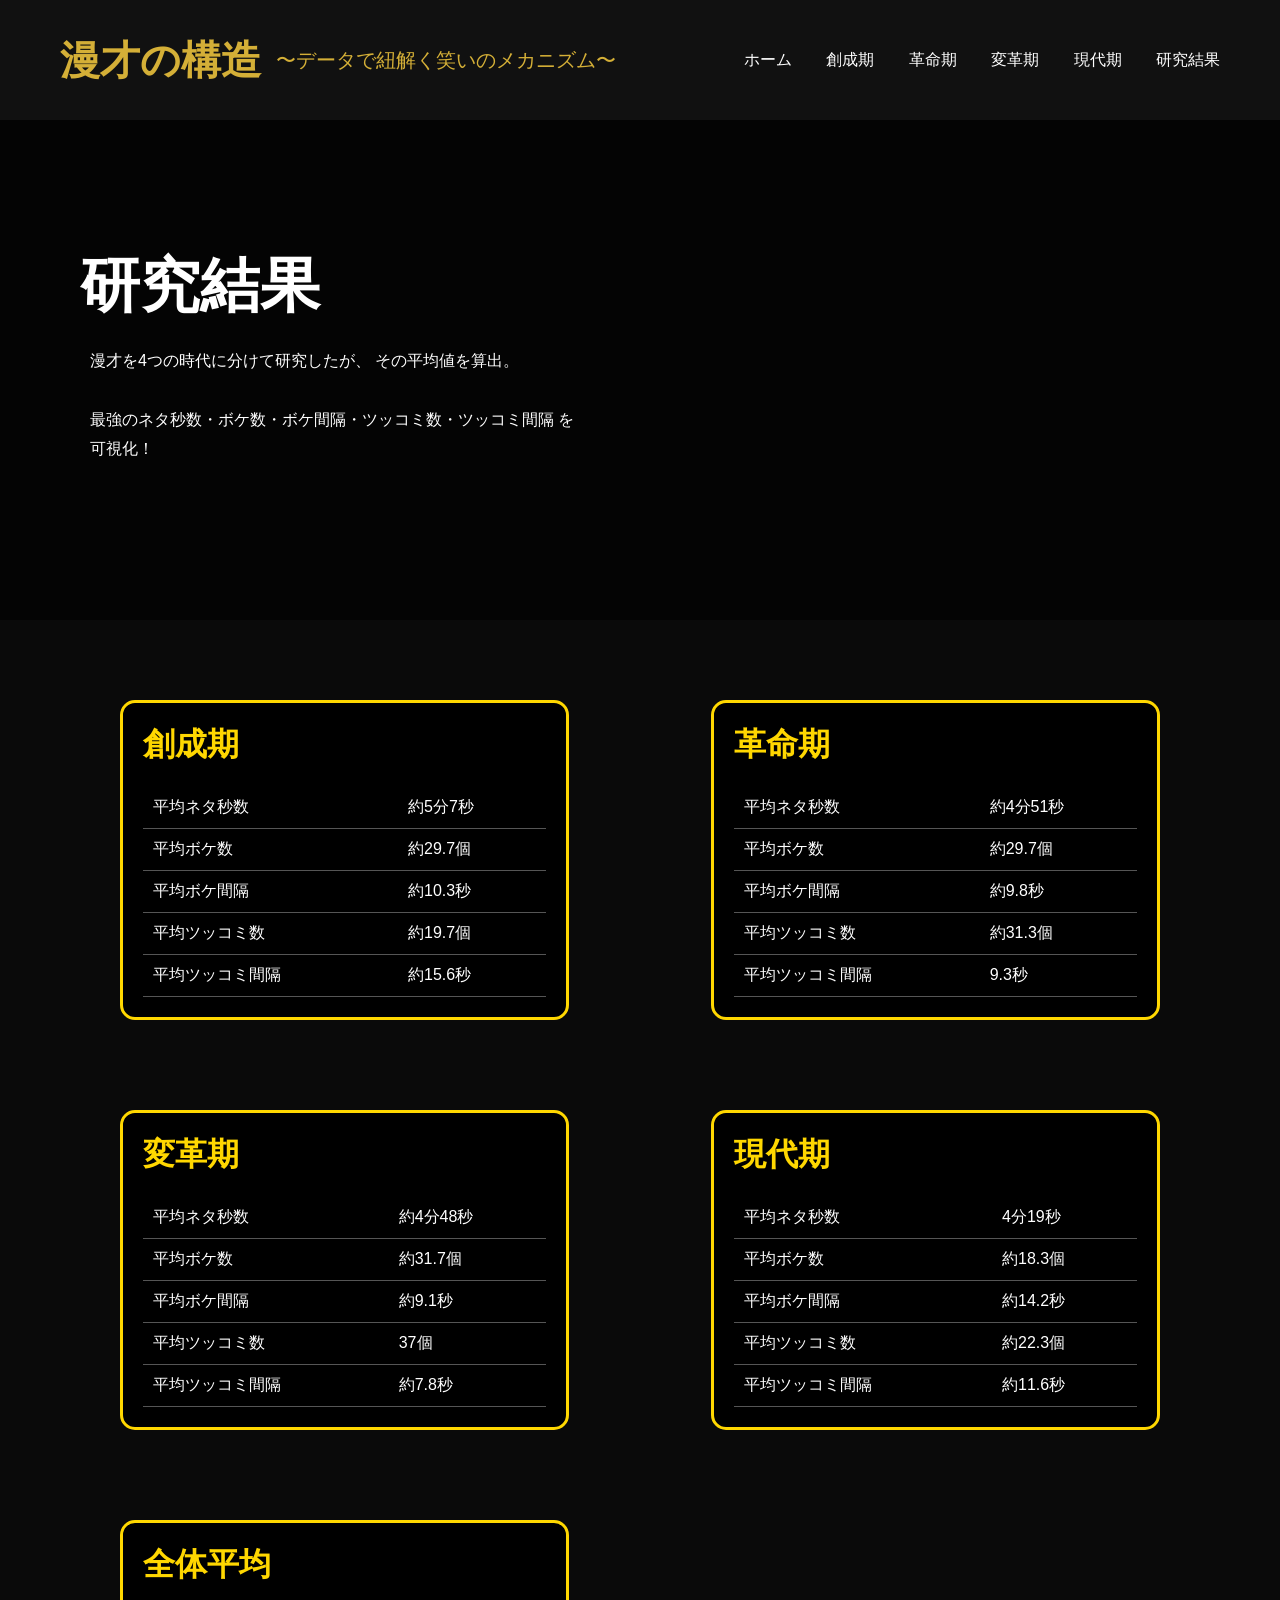
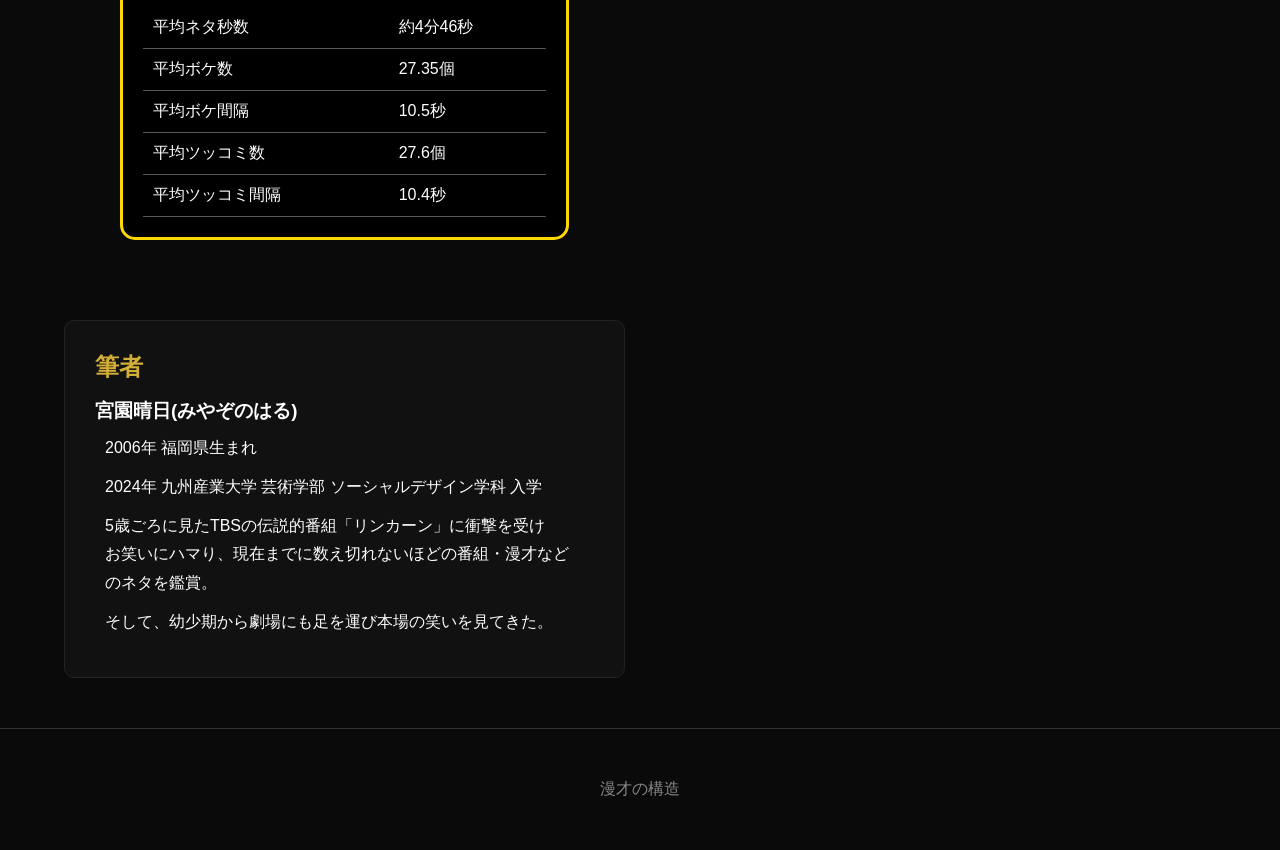
<file: kekka.html>
<!DOCTYPE html>
<html lang="ja">
<head>
    <meta charset="UTF-8">
    <meta name="viewport" content="width=device-width, initial-scale=1.0">
    <title>漫才の構造</title>
    <link rel="stylesheet" href="style.css">
</head>

<body>
    <header>
        <div class="title-area">
        <h1>
            漫才の構造
        </h1>
        <h2>
         〜データで紐解く笑いのメカニズム〜   
        </h2>
        </div>

        <nav>
            <a href="index.html">ホーム</a>
            <a href="souseiki.html">創成期</a>
            <a href="kakumeiki.html">革命期</a>
            <a href="henkakuki.html">変革期</a>
            <a href="gendaiki.html">現代期</a>
            <a href="kekka.html">研究結果</a>
        </nav>
    </header>

     <section class="hero">
        <div class="hero-text">
            <h2>研究結果</h2>

            <p>
                漫才を4つの時代に分けて研究したが、
                その平均値を算出。
            </p>

            <p>
                最強のネタ秒数・ボケ数・ボケ間隔・ツッコミ数・ツッコミ間隔
                を可視化！
            </p>
            
        </div>
    </section>

    <main>
        <div class="timeline-box">
            <table>
            <h2>創成期</h2>

            <tr><td>平均ネタ秒数</td><td>約5分7秒</td></tr>

            <tr><td>平均ボケ数</td><td>約29.7個</td></tr>

            <tr><td>平均ボケ間隔</td><td>約10.3秒</td></tr>

            <tr><td>平均ツッコミ数</td><td>約19.7個</td></tr>

            <tr><td>平均ツッコミ間隔</td><td>約15.6秒</td></tr>
            </table>
        </div>

        <div class="timeline-box">
            <table>
            <h2>革命期</h2>

            <tr><td>平均ネタ秒数</td><td>約4分51秒</td></tr>

            <tr><td>平均ボケ数</td><td>約29.7個</td></tr>

            <tr><td>平均ボケ間隔</td><td>約9.8秒</td></tr>

            <tr><td>平均ツッコミ数</td><td>約31.3個</td></tr>

            <tr><td>平均ツッコミ間隔</td><td>9.3秒</td></tr>
            </table>
        </div>

        <div class="timeline-box">
            <table>
            <h2>変革期</h2>

            <tr><td>平均ネタ秒数</td><td>約4分48秒</td></tr>

            <tr><td>平均ボケ数</td><td>約31.7個</td></tr>

            <tr><td>平均ボケ間隔</td><td>約9.1秒</td></tr>

            <tr><td>平均ツッコミ数</td><td>37個</td></tr>

            <tr><td>平均ツッコミ間隔</td><td>約7.8秒</td></tr>
            </table>
        </div>

        <div class="timeline-box">
            <table>
            <h2>現代期</h2>

            <tr><td>平均ネタ秒数</td><td>4分19秒</td></tr>

            <tr><td>平均ボケ数</td><td>約18.3個</td></tr>

            <tr><td>平均ボケ間隔</td><td>約14.2秒</td></tr>

            <tr><td>平均ツッコミ数</td><td>約22.3個</td></tr>

            <tr><td>平均ツッコミ間隔</td><td>約11.6秒</td></tr>
            </table>
        </div>

        <div class="timeline-box">
            <table>
            <h2>全体平均</h2>

            <tr><td>平均ネタ秒数</td><td>約4分46秒</td></tr>

            <tr><td>平均ボケ数</td><td>27.35個</td></tr>

            <tr><td>平均ボケ間隔</td><td>10.5秒</td></tr>

            <tr><td>平均ツッコミ数</td><td>27.6個</td></tr>

            <tr><td>平均ツッコミ間隔</td><td>10.4秒</td></tr>
            </table>
        </div>

    </main>

        <main>
        <section class="card">

        <h2>筆者</h2>

        <h3>宮園晴日(みやぞのはる)<br></h3>

        <p>
            2006年 福岡県生まれ<br>
        </p>

        <p>
            2024年 九州産業大学 芸術学部 ソーシャルデザイン学科 入学<br>
        </p>

        <p>
            5歳ごろに見たTBSの伝説的番組「リンカーン」に衝撃を受け<br>
            お笑いにハマり、現在までに数え切れないほどの番組・漫才などのネタを鑑賞。<br>
        </p>

        <p>
            そして、幼少期から劇場にも足を運び本場の笑いを見てきた。<br>
        </p>
        </main>
        </section>

        <script>
        function openImage(src){
        document.getElementById("largeImage").src = src;
        document.getElementById("overlay").style.display = "flex";
        }

        function closeImage(){
         document.getElementById("overlay").style.display = "none";
        }
    
        </script>


    <footer>
        <p>漫才の構造</p>
    </footer>
    <script src="script.js"></script>
</body>
</html>
</file>
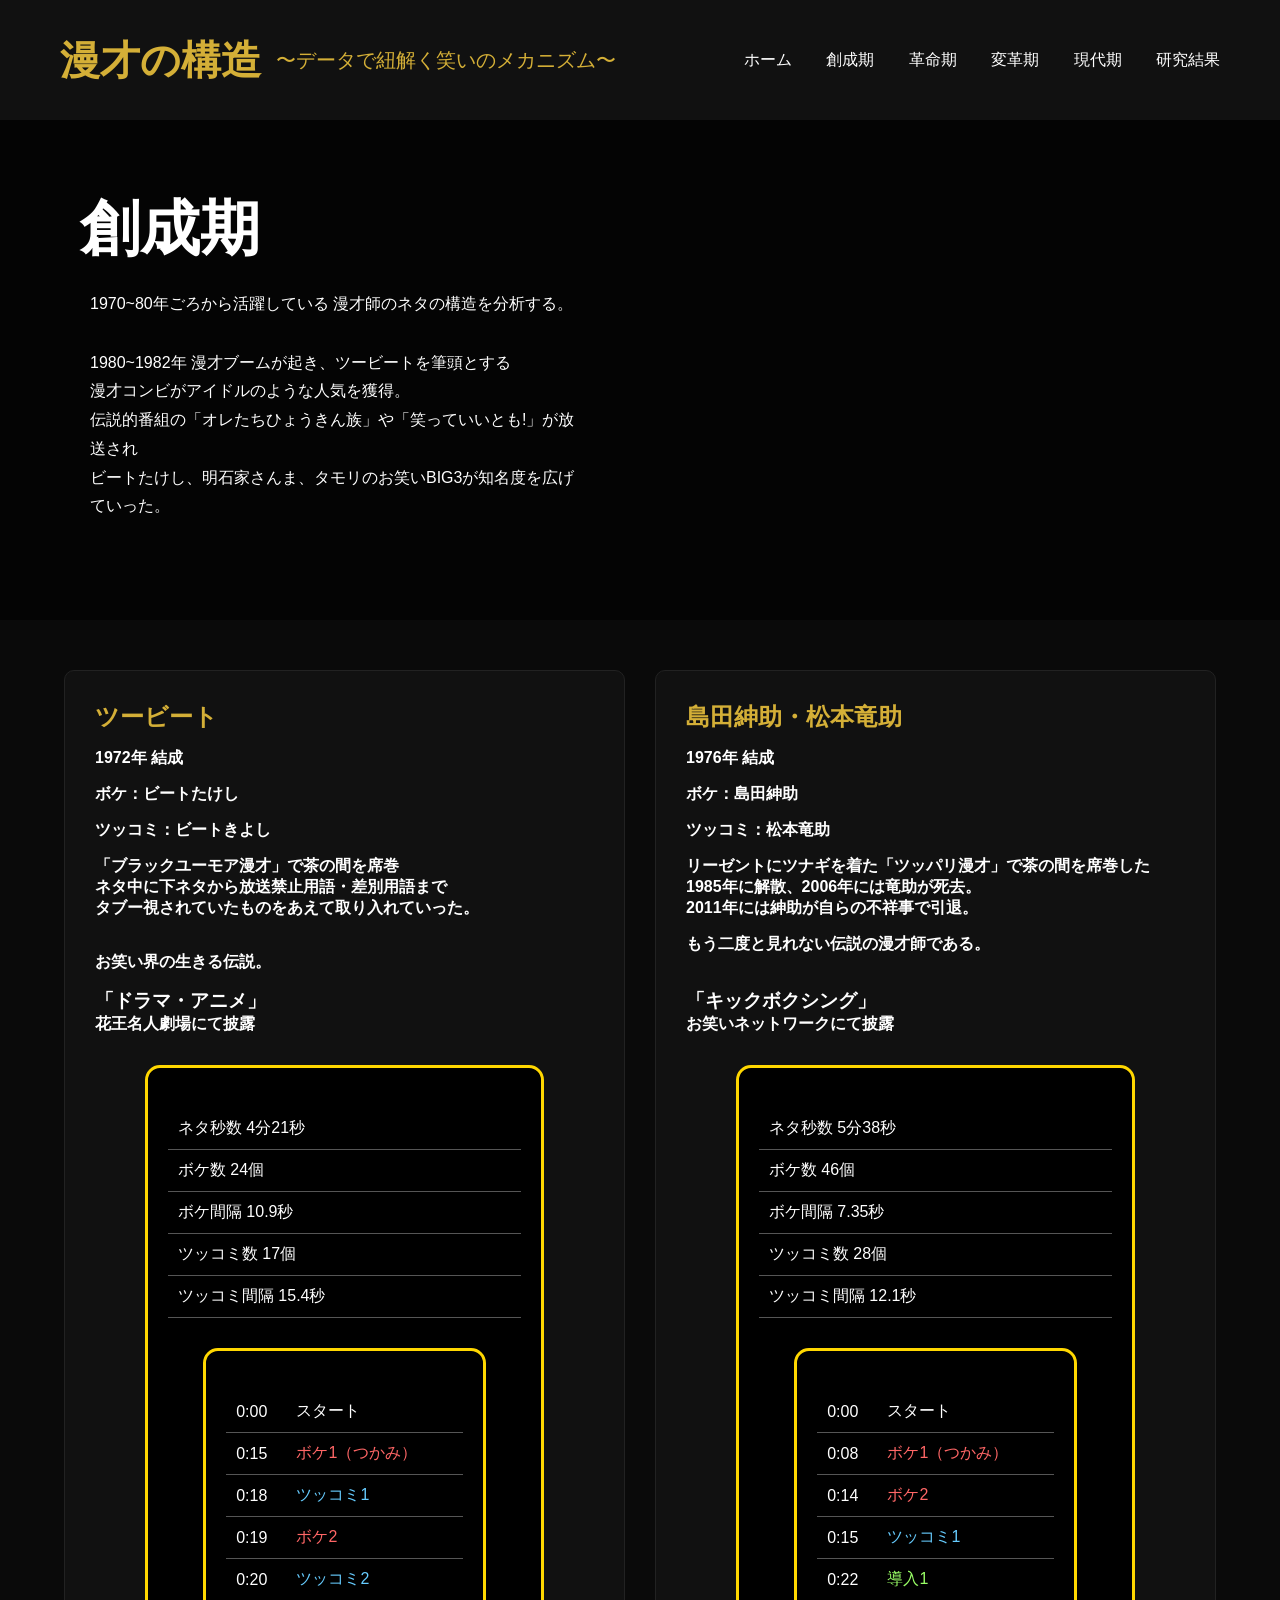
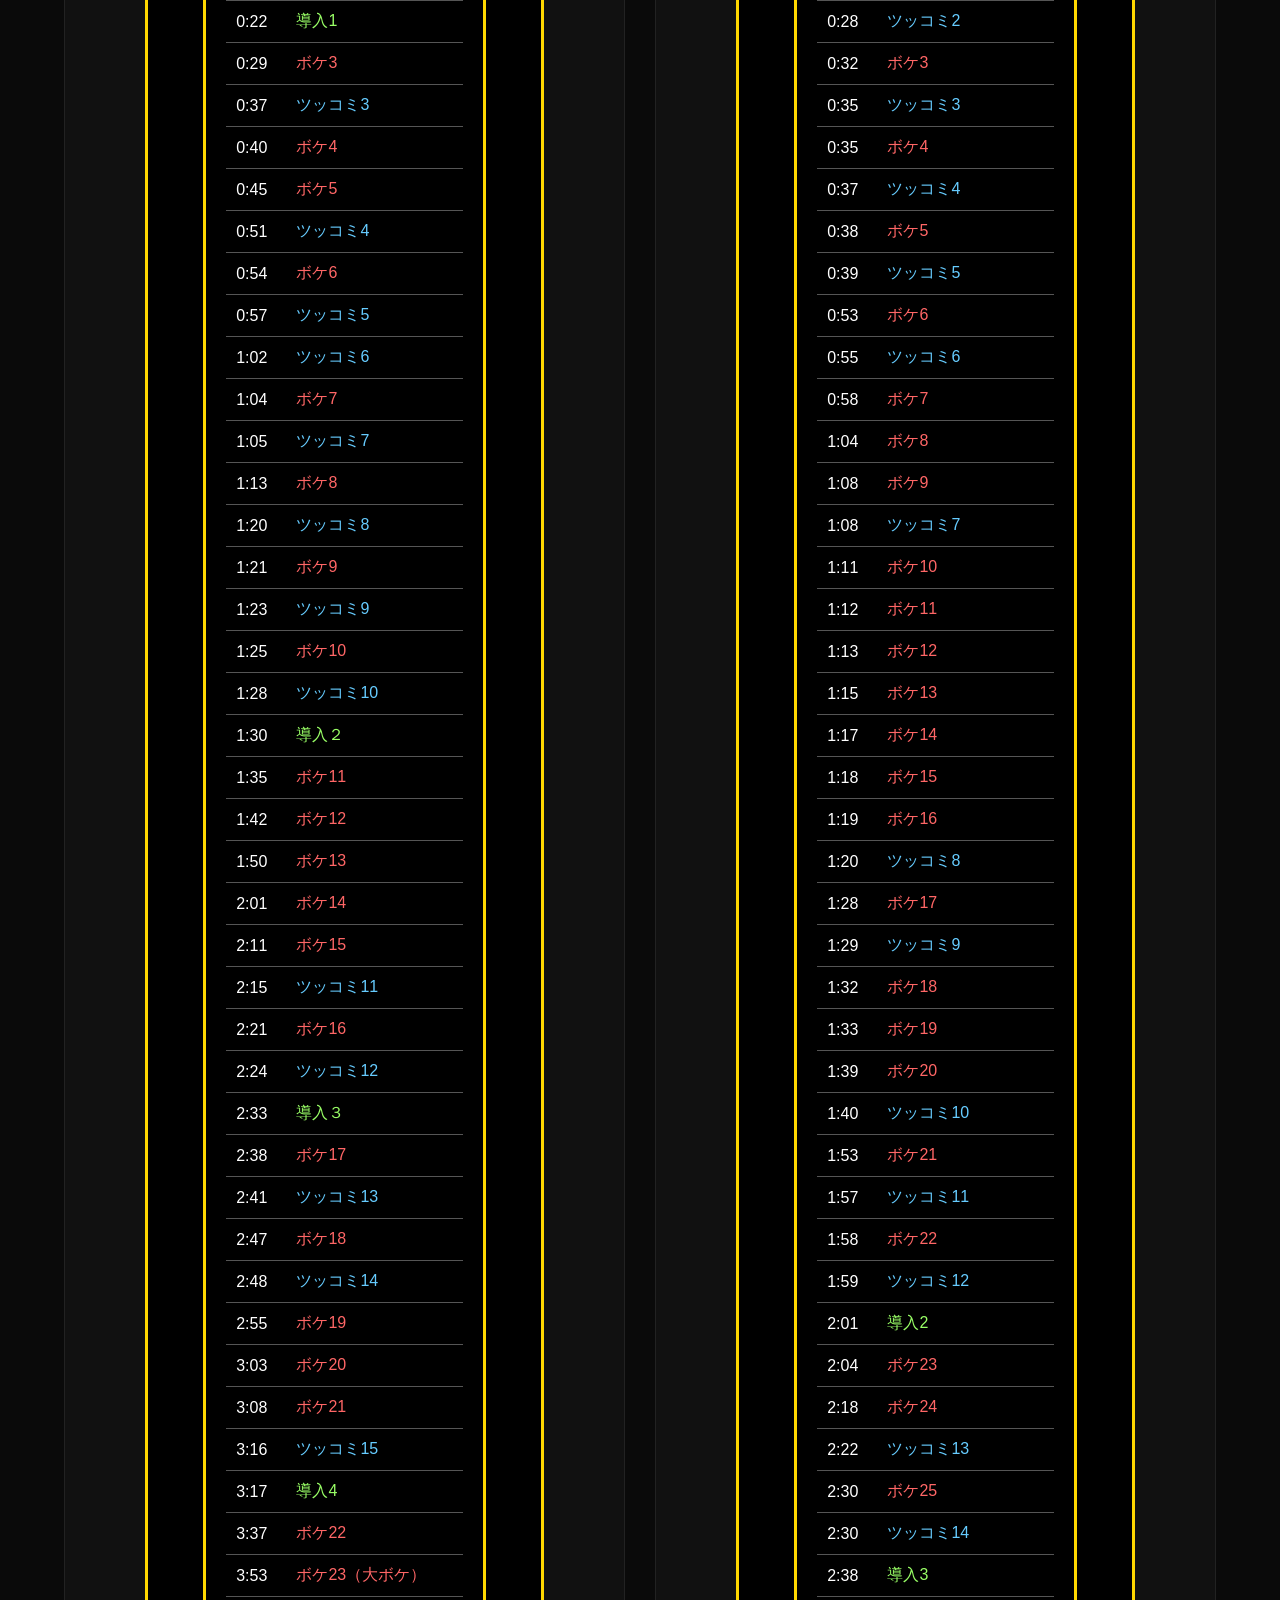
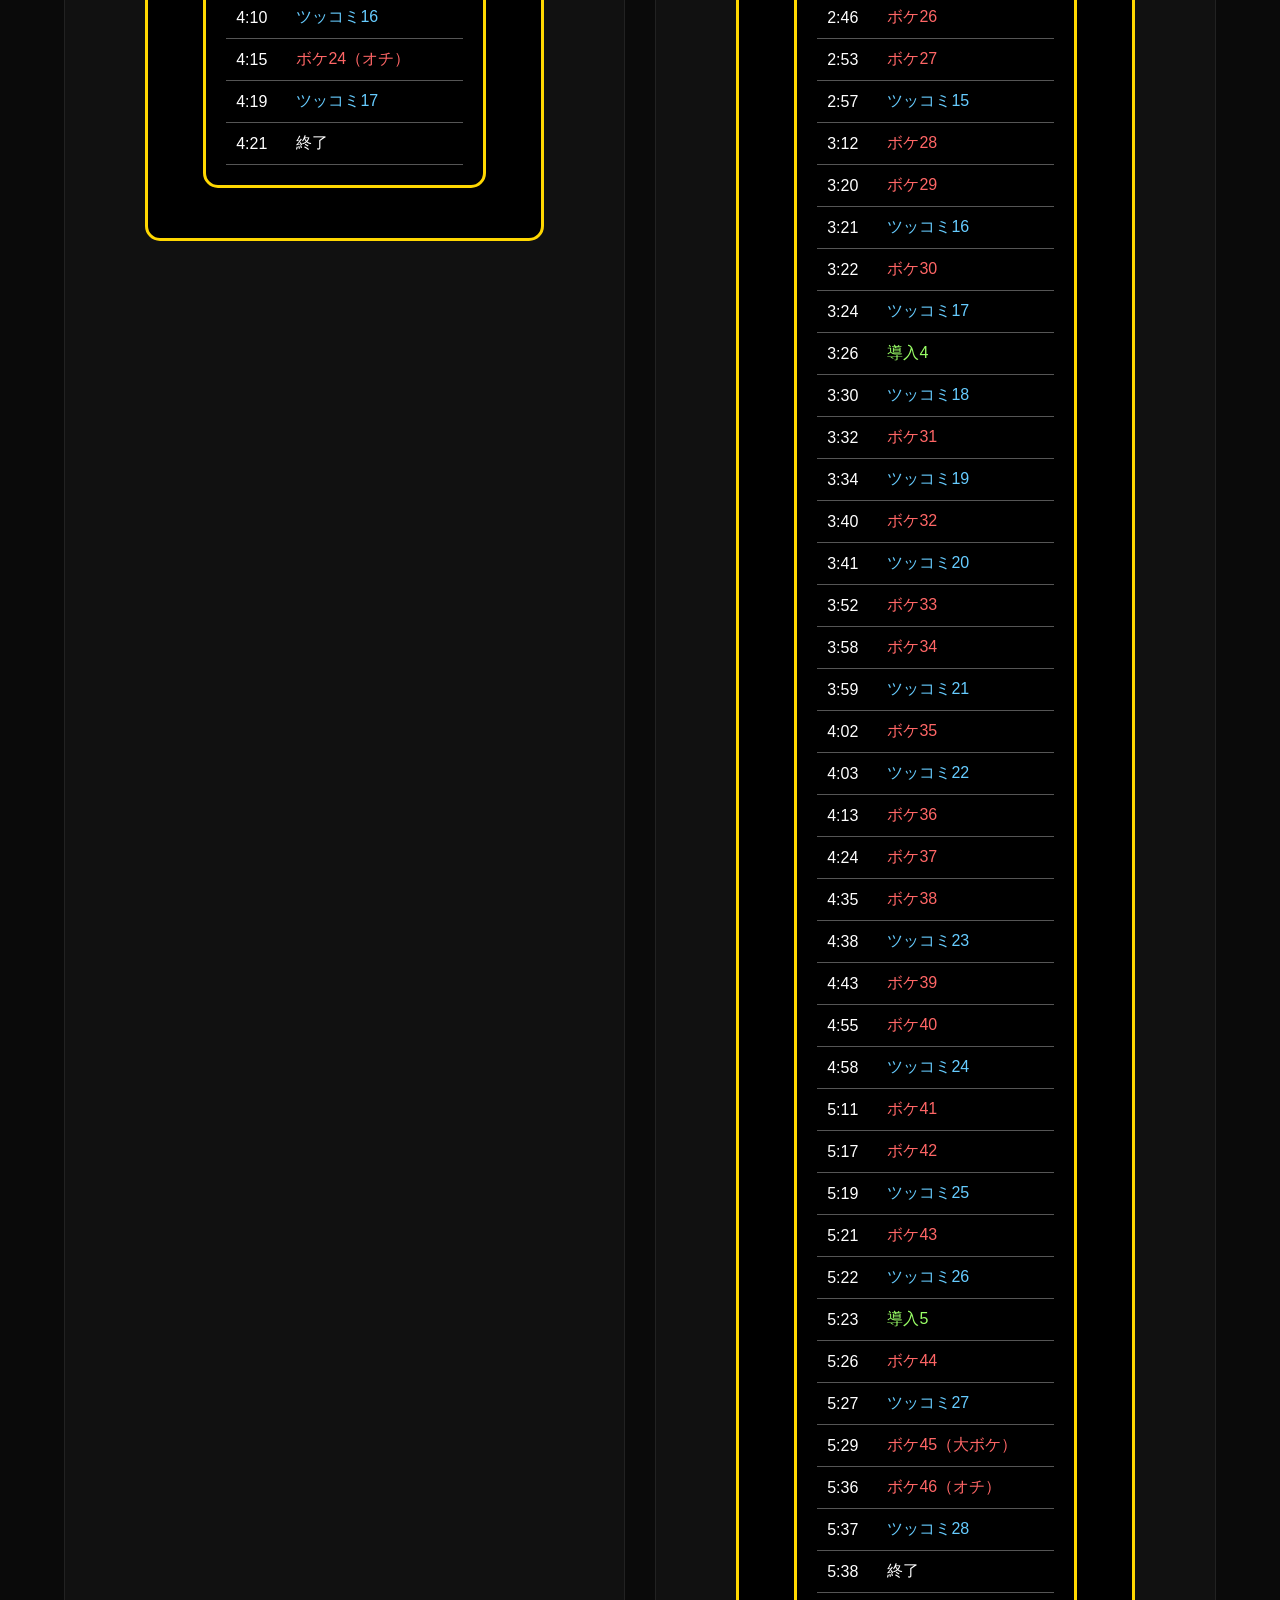
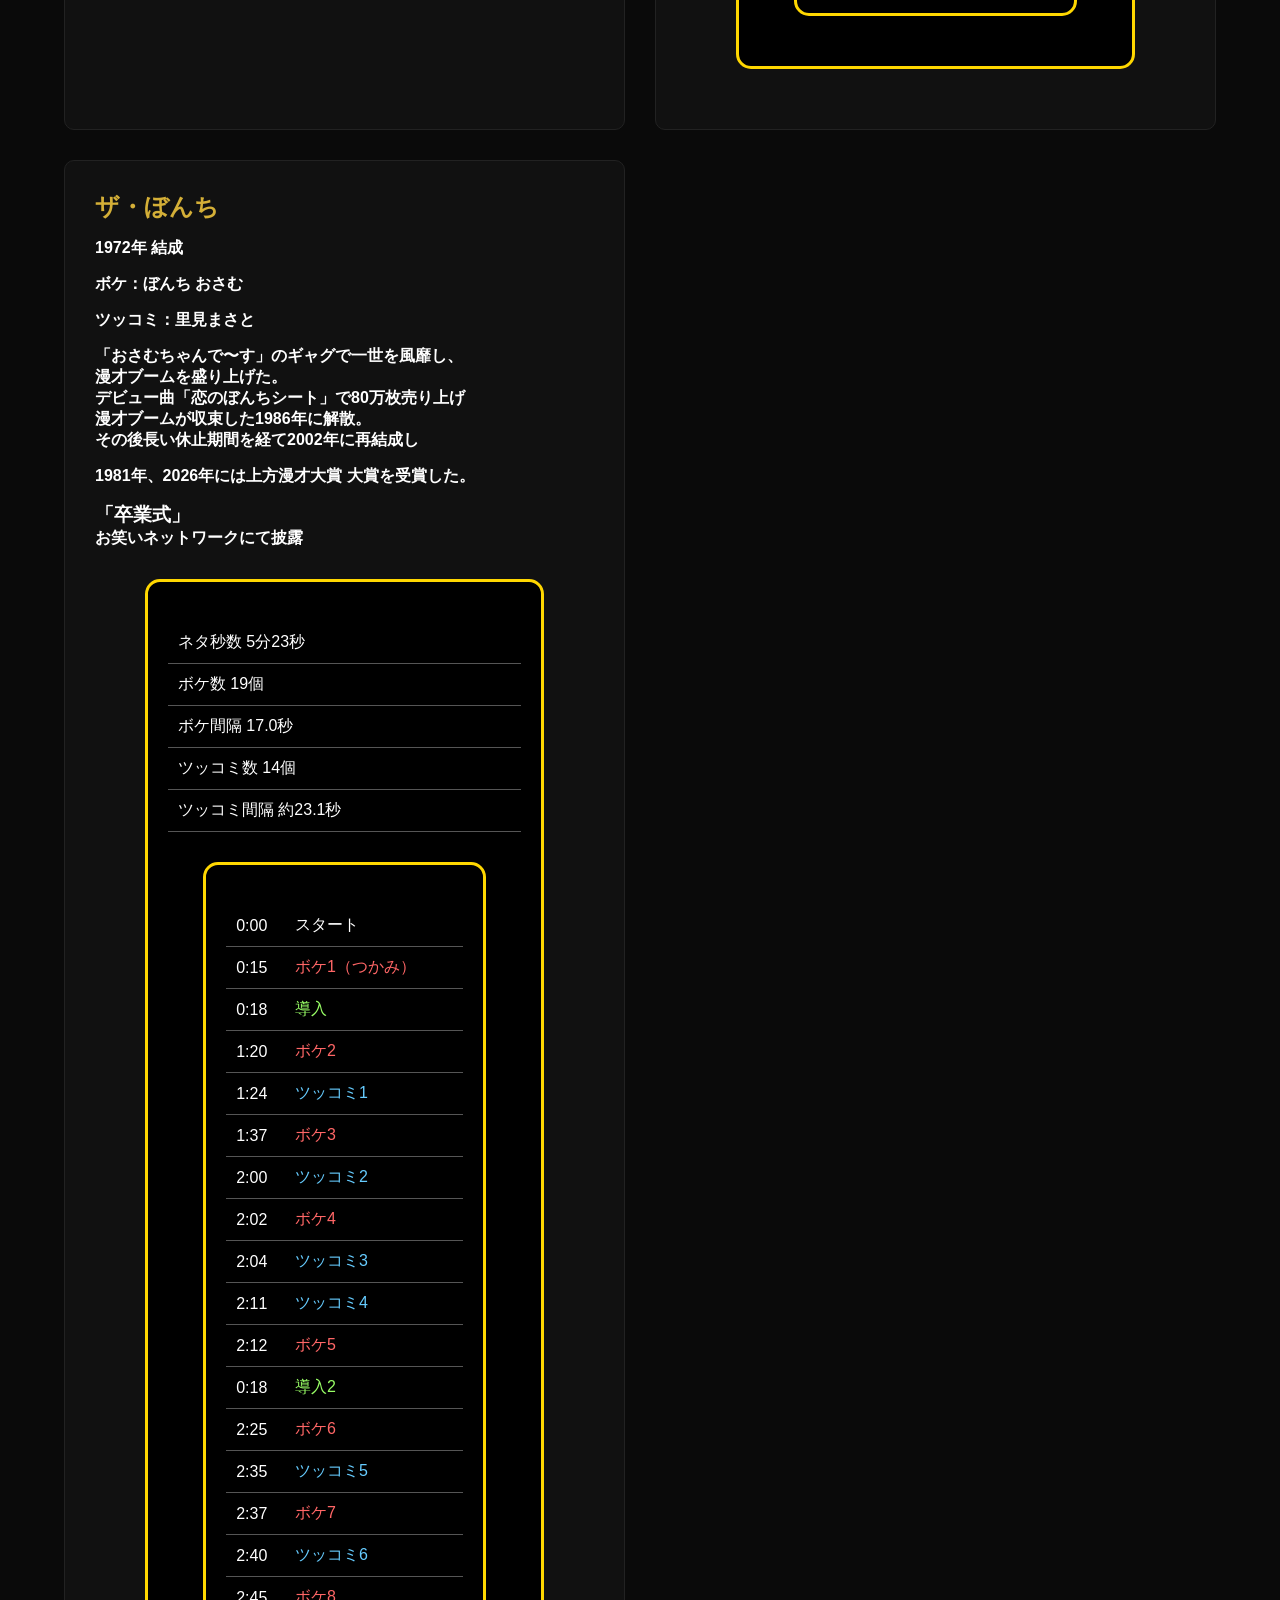
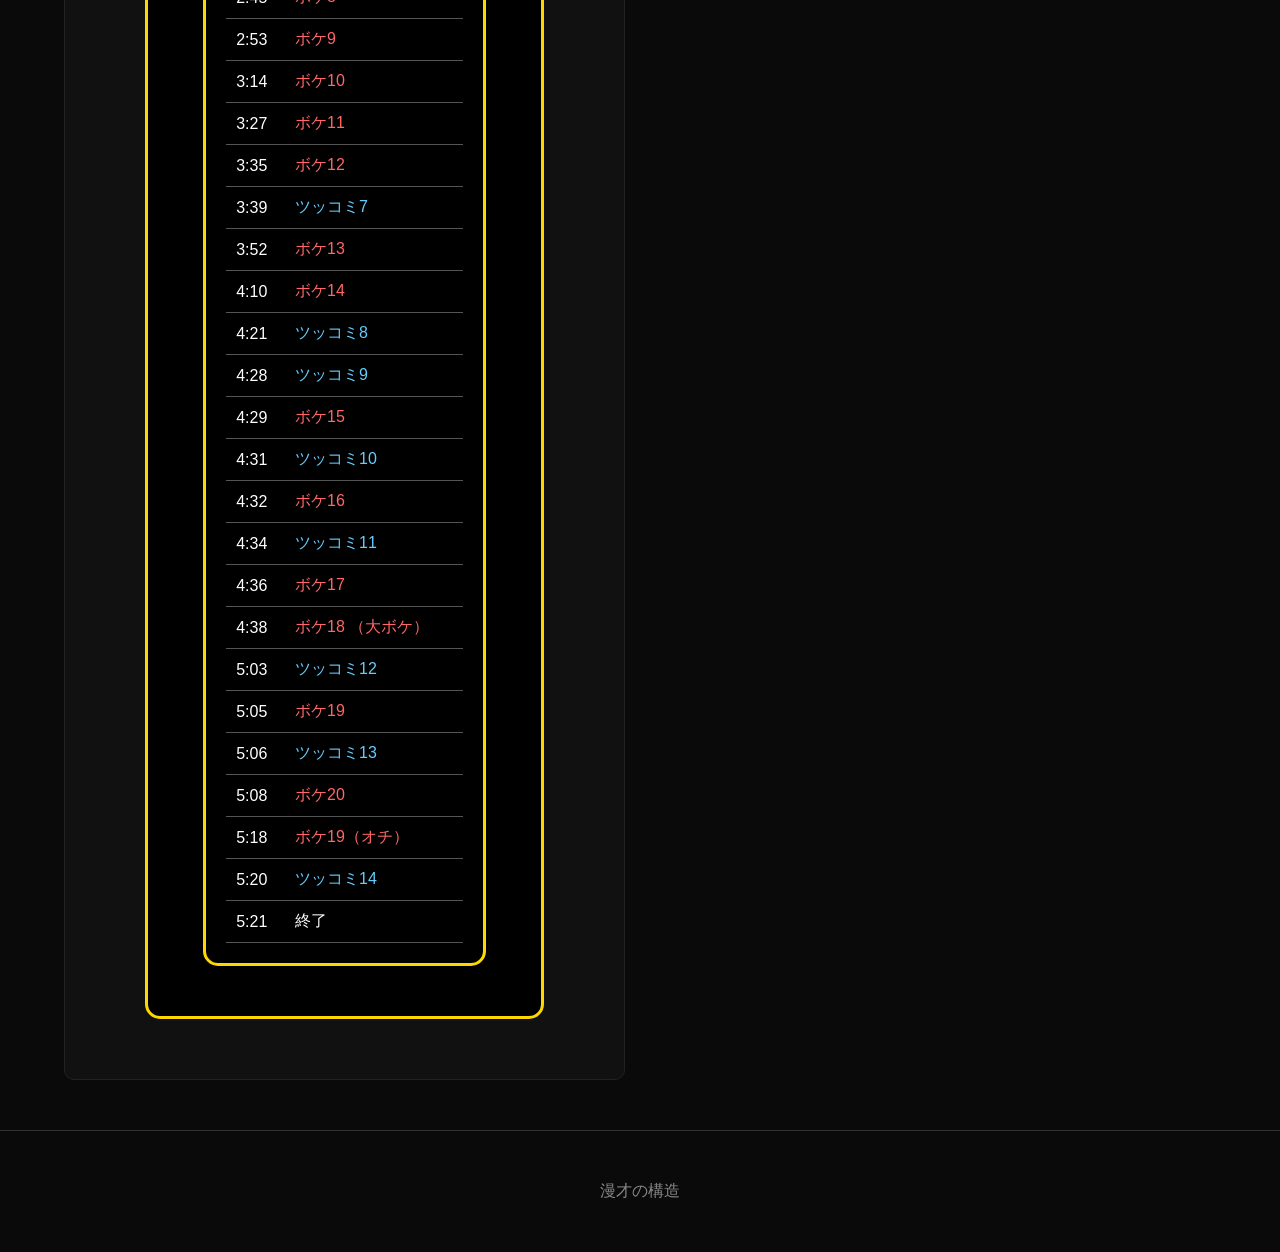
<file: souseiki.html>
<!DOCTYPE html>
<html lang="ja">
<head>
    <meta charset="UTF-8">
    <meta name="viewport" content="width=device-width, initial-scale=1.0">
    <title>漫才の構造</title>
    <link rel="stylesheet" href="style.css">
</head>

<body>
    <header>
        <div class="title-area">
        <h1>
            漫才の構造
        </h1>
        <h2>
         〜データで紐解く笑いのメカニズム〜   
        </h2>
        </div>

        <nav>
            <a href="index.html">ホーム</a>
            <a href="souseiki.html">創成期</a>
            <a href="kakumeiki.html">革命期</a>
            <a href="henkakuki.html">変革期</a>
            <a href="gendaiki.html">現代期</a>
            <a href="kekka.html">研究結果</a>
        </nav>
    </header>

     <section class="hero">
        <div class="hero-text">
            <h2>創成期</h2>

            <p>
               1970~80年ごろから活躍している
               漫才師のネタの構造を分析する。
            </p>

            <p>
               1980~1982年 漫才ブームが起き、ツービートを筆頭とする<br>
               漫才コンビがアイドルのような人気を獲得。<br>
               伝説的番組の「オレたちひょうきん族」や「笑っていいとも!」が放送され<br>
               ビートたけし、明石家さんま、タモリのお笑いBIG3が知名度を広げていった。<br>
            </p>
        </div>
    </section>

     <main>
        <section class="card">
            <h2>ツービート</h2>

            <h4>
                1972年 結成<br>
            </h4>

            <h4>
                ボケ：ビートたけし<br>
            </h4>

            <h4>
                ツッコミ：ビートきよし<br>
            </h4>

            <h4>
                「ブラックユーモア漫才」で茶の間を席巻<br>
                ネタ中に下ネタから放送禁止用語・差別用語まで<br>
                タブー視されていたものをあえて取り入れていった。<br><br>
            </h4>

            <h4>
                お笑い界の生きる伝説。<br>
            </h4>


            <h3>「ドラマ・アニメ」</h3> <h4>花王名人劇場にて披露</h4>

            <div class="timeline-box">
                <table>
                <tr><td>ネタ秒数 4分21秒</td></tr>
                <tr><td>ボケ数 24個</td></tr>
                <tr><td>ボケ間隔 10.9秒</td></tr>
                <tr><td>ツッコミ数 17個</td></tr>
                <tr><td>ツッコミ間隔 15.4秒</td></tr>
                </table>

            <div class="timeline-box">
                <table>
                <tr><td>0:00</td><td>スタート</td></tr>
                <tr><td>0:15</td><td class="boke">ボケ1（つかみ）</td></tr>
                <tr><td>0:18</td><td class="tsukkomi">ツッコミ1</td></tr>
                <tr><td>0:19</td><td class="boke">ボケ2</td></tr>
                <tr><td>0:20</td><td class="tsukkomi">ツッコミ2</td></tr>
                <tr><td>0:22</td><td class="intro">導入1</td></tr>
                <tr><td>0:29</td><td class="boke">ボケ3</td></tr>
                <tr><td>0:37</td><td class="tsukkomi">ツッコミ3</td></tr>
                <tr><td>0:40</td><td class="boke">ボケ4</td></tr>
                <tr><td>0:45</td><td class="boke">ボケ5</td></tr>
                <tr><td>0:51</td><td class="tsukkomi">ツッコミ4</td></tr>
                <tr><td>0:54</td><td class="boke">ボケ6</td></tr>
                <tr><td>0:57</td><td class="tsukkomi">ツッコミ5</td></tr>
                <tr><td>1:02</td><td class="tsukkomi">ツッコミ6</td></tr>
                <tr><td>1:04</td><td class="boke">ボケ7</td></tr>
                <tr><td>1:05</td><td class="tsukkomi">ツッコミ7</td></tr>
                <tr><td>1:13</td><td class="boke">ボケ8</td></tr>
                <tr><td>1:20</td><td class="tsukkomi">ツッコミ8</td></tr>
                <tr><td>1:21</td><td class="boke">ボケ9</td></tr>
                <tr><td>1:23</td><td class="tsukkomi">ツッコミ9</td></tr>
                <tr><td>1:25</td><td class="boke">ボケ10</td></tr>
                <tr><td>1:28</td><td class="tsukkomi">ツッコミ10</td></tr>
                <tr><td>1:30</td><td class="intro">導入２</td></tr>
                <tr><td>1:35</td><td class="boke">ボケ11</td></tr>
                <tr><td>1:42 </td><td class="boke">ボケ12</td></tr>
                <tr><td>1:50</td><td class="boke">ボケ13</td></tr>
                <tr><td>2:01</td><td class="boke">ボケ14</td></tr>
                <tr><td>2:11</td><td class="boke">ボケ15</td></tr>
                <tr><td>2:15</td><td class="tsukkomi">ツッコミ11</td></tr>
                <tr><td>2:21</td><td class="boke">ボケ16</td></tr>
                <tr><td>2:24</td><td class="tsukkomi">ツッコミ12</td></tr>
                <tr><td>2:33</td><td class="intro">導入３</td></tr>
                <tr><td>2:38</td><td class="boke">ボケ17</td></tr>
                <tr><td>2:41</td><td class="tsukkomi">ツッコミ13</td></tr>
                <tr><td>2:47</td><td class="boke">ボケ18</td></tr>
                <tr><td>2:48</td><td class="tsukkomi">ツッコミ14</td></tr>
                <tr><td>2:55</td><td class="boke">ボケ19</td></tr>
                <tr><td>3:03</td><td class="boke">ボケ20</td></tr>
                <tr><td>3:08</td><td class="boke">ボケ21</td></tr>
                <tr><td>3:16</td><td class="tsukkomi">ツッコミ15</td></tr>
                <tr><td>3:17</td><td class="intro">導入4</td></tr>
                <tr><td>3:37</td><td class="boke">ボケ22</td></tr>
                <tr><td>3:53</td><td class="boke">ボケ23（大ボケ）</td></tr>
                <tr><td>4:10</td><td class="tsukkomi">ツッコミ16</td></tr>
                <tr><td>4:15</td><td class="boke">ボケ24（オチ）</td></tr>
                <tr><td>4:19</td><td class="tsukkomi">ツッコミ17</td></tr>
                <tr><td>4:21</td><td>終了</td></tr>
            </table>
            </div>
        </section>
        
        <section class="card">
            <h2>島田紳助・松本竜助</h2>

            <h4>
                1976年 結成 <br>
            </h4>

            <h4>
                ボケ：島田紳助<br>
            </h4>

            <h4>
                ツッコミ：松本竜助<br>
            </h4>

            <h4>
                リーゼントにツナギを着た「ツッパリ漫才」で茶の間を席巻した<br>
                1985年に解散、2006年には竜助が死去。<br>
                2011年には紳助が自らの不祥事で引退。<br>
            </h4>

            <h4>
                もう二度と見れない伝説の漫才師である。<br><br>
            </h4>


            <h3>「キックボクシング」</h3> <h4>お笑いネットワークにて披露</h4>

            <div class="timeline-box">
                <table>
                <tr><td>ネタ秒数 5分38秒</td></tr>
                <tr><td>ボケ数 46個</td></tr>
                <tr><td>ボケ間隔 7.35秒</td></tr>
                <tr><td>ツッコミ数 28個</td></tr>
                <tr><td>ツッコミ間隔 12.1秒</td></tr>
                </table>
            
            <div class="timeline-box">
                <table>
                <tr><td>0:00</td><td>スタート</td></tr>
                <tr><td>0:08</td><td class="boke">ボケ1（つかみ）</td></tr>
                <tr><td>0:14</td><td class="boke">ボケ2</td></tr>
                <tr><td>0:15</td><td class="tsukkomi">ツッコミ1</td></tr>
                <tr><td>0:22</td><td class="intro">導入1</td></tr>
                <tr><td>0:28</td><td class="tsukkomi">ツッコミ2</td></tr>
                <tr><td>0:32</td><td class="boke">ボケ3</td></tr>
                <tr><td>0:35</td><td class="tsukkomi">ツッコミ3</td></tr>
                <tr><td>0:35</td><td class="boke">ボケ4</td></tr>
                <tr><td>0:37</td><td class="tsukkomi">ツッコミ4</td></tr>
                <tr><td>0:38</td><td class="boke">ボケ5</td></tr>
                <tr><td>0:39</td><td class="tsukkomi">ツッコミ5</td></tr>
                <tr><td>0:53</td><td class="boke">ボケ6</td></tr>
                <tr><td>0:55</td><td class="tsukkomi">ツッコミ6</td></tr>
                <tr><td>0:58</td><td class="boke">ボケ7</td></tr>
                <tr><td>1:04</td><td class="boke">ボケ8</td></tr>
                <tr><td>1:08</td><td class="boke">ボケ9</td></tr>
                <tr><td>1:08</td><td class="tsukkomi">ツッコミ7</td></tr>
                <tr><td>1:11</td><td class="boke">ボケ10</td></tr>
                <tr><td>1:12</td><td class="boke">ボケ11</td></tr>
                <tr><td>1:13</td><td class="boke">ボケ12</td></tr>
                <tr><td>1:15</td><td class="boke">ボケ13</td></tr>
                <tr><td>1:17</td><td class="boke">ボケ14</td></tr>
                <tr><td>1:18</td><td class="boke">ボケ15</td></tr>
                <tr><td>1:19</td><td class="boke">ボケ16</td></tr>
                <tr><td>1:20</td><td class="tsukkomi">ツッコミ8</td></tr>
                <tr><td>1:28</td><td class="boke">ボケ17</td></tr>
                <tr><td>1:29</td><td class="tsukkomi">ツッコミ9</td></tr>
                <tr><td>1:32</td><td class="boke">ボケ18</td></tr>
                <tr><td>1:33</td><td class="boke">ボケ19</td></tr>
                <tr><td>1:39</td><td class="boke">ボケ20</td></tr>
                <tr><td>1:40</td><td class="tsukkomi">ツッコミ10</td></tr>
                <tr><td>1:53</td><td class="boke">ボケ21</td></tr>
                <tr><td>1:57</td><td class="tsukkomi">ツッコミ11</td></tr>
                <tr><td>1:58</td><td class="boke">ボケ22</td></tr>
                <tr><td>1:59</td><td class="tsukkomi">ツッコミ12</td></tr>
                <tr><td>2:01</td><td class="intro">導入2</td></tr>
                <tr><td>2:04</td><td class="boke">ボケ23</td></tr>
                <tr><td>2:18</td><td class="boke">ボケ24</td></tr>
                <tr><td>2:22</td><td class="tsukkomi">ツッコミ13</td></tr>
                <tr><td>2:30</td><td class="boke">ボケ25</td></tr>
                <tr><td>2:30</td><td class="tsukkomi">ツッコミ14</td></tr>
                <tr><td>2:38</td><td class="intro">導入3</td></tr>
                <tr><td>2:46</td><td class="boke">ボケ26</td></tr>
                <tr><td>2:53</td><td class="boke">ボケ27</td></tr>
                <tr><td>2:57</td><td class="tsukkomi">ツッコミ15</td></tr>
                <tr><td>3:12</td><td class="boke">ボケ28</td></tr>
                <tr><td>3:20</td><td class="boke">ボケ29</td></tr>
                <tr><td>3:21</td><td class="tsukkomi">ツッコミ16</td></tr>
                <tr><td>3:22</td><td class="boke">ボケ30</td></tr>
                <tr><td>3:24</td><td class="tsukkomi">ツッコミ17</td></tr>
                <tr><td>3:26</td><td class="intro">導入4</td></tr>
                <tr><td>3:30</td><td class="tsukkomi">ツッコミ18</td></tr>
                <tr><td>3:32</td><td class="boke">ボケ31</td></tr>
                <tr><td>3:34</td><td class="tsukkomi">ツッコミ19</td></tr>
                <tr><td>3:40</td><td class="boke">ボケ32</td></tr>
                <tr><td>3:41</td><td class="tsukkomi">ツッコミ20</td></tr>
                <tr><td>3:52</td><td class="boke">ボケ33</td></tr>
                <tr><td>3:58</td><td class="boke">ボケ34</td></tr>
                <tr><td>3:59</td><td class="tsukkomi">ツッコミ21</td></tr>
                <tr><td>4:02</td><td class="boke">ボケ35</td></tr>
                <tr><td>4:03</td><td class="tsukkomi">ツッコミ22</td></tr>
                <tr><td>4:13</td><td class="boke">ボケ36</td></tr>
                <tr><td>4:24</td><td class="boke">ボケ37</td></tr>
                <tr><td>4:35</td><td class="boke">ボケ38</td></tr>
                <tr><td>4:38</td><td class="tsukkomi">ツッコミ23</td></tr>
                <tr><td>4:43</td><td class="boke">ボケ39</td></tr>
                <tr><td>4:55</td><td class="boke">ボケ40</td></tr>
                <tr><td>4:58</td><td class="tsukkomi">ツッコミ24</td></tr>
                <tr><td>5:11</td><td class="boke">ボケ41</td></tr>
                <tr><td>5:17</td><td class="boke">ボケ42</td></tr>
                <tr><td>5:19</td><td class="tsukkomi">ツッコミ25</td></tr>
                <tr><td>5:21</td><td class="boke">ボケ43</td></tr>
                <tr><td>5:22</td><td class="tsukkomi">ツッコミ26</td></tr>
                <tr><td>5:23</td><td class="intro">導入5</td></tr>
                <tr><td>5:26</td><td class="boke">ボケ44</td></tr>
                <tr><td>5:27</td><td class="tsukkomi">ツッコミ27</td></tr>
                <tr><td>5:29</td><td class="boke">ボケ45（大ボケ）</td></tr>
                <tr><td>5:36</td><td class="boke">ボケ46（オチ）</td></tr>
                <tr><td>5:37</td><td class="tsukkomi">ツッコミ28</td></tr>
                <tr><td>5:38</td><td>終了</td></tr>
            </table>
            </div>
        </section>

        <section class="card">
            <h2>ザ・ぼんち</h2>

            <h4>
                1972年 結成
            </h4>

            <h4>
                ボケ：ぼんち おさむ
            </h4>

            <h4>
                ツッコミ：里見まさと
            </h4>

            <h4>
                「おさむちゃんで〜す」のギャグで一世を風靡し、<br>
                漫才ブームを盛り上げた。<br>
                デビュー曲「恋のぼんちシート」で80万枚売り上げ<br>
                漫才ブームが収束した1986年に解散。<br>
                その後長い休止期間を経て2002年に再結成し<br>
            </h4>

            <h4>
                1981年、2026年には上方漫才大賞 大賞を受賞した。<br>
            </h4>


            <h3>「卒業式」</h3> <h4>お笑いネットワークにて披露</h4>

            <div class="timeline-box">
                <table>
                <tr><td>ネタ秒数 5分23秒</td></tr>
                <tr><td>ボケ数 19個</td></tr>
                <tr><td>ボケ間隔 17.0秒</td></tr>
                <tr><td>ツッコミ数 14個</td></tr>
                <tr><td>ツッコミ間隔 約23.1秒</td></tr>
                </table>

            <div class="timeline-box">
                <table>
                <tr><td>0:00</td><td>スタート</td></tr>
                <tr><td>0:15</td><td class="boke">ボケ1（つかみ）</td></tr>
                <tr><td>0:18</td><td class="intro">導入</td></tr>
                <tr><td>1:20</td><td class="boke">ボケ2</td></tr>
                <tr><td>1:24</td><td class="tsukkomi">ツッコミ1</td></tr>
                <tr><td>1:37</td><td class="boke">ボケ3</td></tr>
                <tr><td>2:00</td><td class="tsukkomi">ツッコミ2</td></tr>
                <tr><td>2:02</td><td class="boke">ボケ4</td></tr>
                <tr><td>2:04</td><td class="tsukkomi">ツッコミ3</td></tr>
                <tr><td>2:11</td><td class="tsukkomi">ツッコミ4</td></tr>
                <tr><td>2:12</td><td class="boke">ボケ5</td></tr>
                <tr><td>0:18</td><td class="intro">導入2</td></tr>
                <tr><td>2:25</td><td class="boke">ボケ6</td></tr>
                <tr><td>2:35</td><td class="tsukkomi">ツッコミ5</td></tr>
                <tr><td>2:37</td><td class="boke">ボケ7</td></tr>
                <tr><td>2:40</td><td class="tsukkomi">ツッコミ6</td></tr>
                <tr><td>2:45</td><td class="boke">ボケ8</td></tr>
                <tr><td>2:53</td><td class="boke">ボケ9</td></tr>
                <tr><td>3:14</td><td class="boke">ボケ10</td></tr>
                <tr><td>3:27</td><td class="boke">ボケ11</td></tr>
                <tr><td>3:35</td><td class="boke">ボケ12</td></tr>
                <tr><td>3:39</td><td class="tsukkomi">ツッコミ7</td></tr>
                <tr><td>3:52</td><td class="boke">ボケ13</td></tr>
                <tr><td>4:10</td><td class="boke">ボケ14</td></tr>
                <tr><td>4:21</td><td class="tsukkomi">ツッコミ8</td></tr>
                <tr><td>4:28</td><td class="tsukkomi">ツッコミ9</td></tr>
                <tr><td>4:29</td><td class="boke">ボケ15</td></tr>
                <tr><td>4:31</td><td class="tsukkomi">ツッコミ10</td></tr>
                <tr><td>4:32</td><td class="boke">ボケ16</td></tr>
                <tr><td>4:34</td><td class="tsukkomi">ツッコミ11</td></tr>
                <tr><td>4:36</td><td class="boke">ボケ17</td></tr>
                <tr><td>4:38</td><td class="boke">ボケ18 （大ボケ）</td></tr>
                <tr><td>5:03</td><td class="tsukkomi">ツッコミ12</td></tr>
                <tr><td>5:05</td><td class="boke">ボケ19</td></tr>
                <tr><td>5:06</td><td class="tsukkomi">ツッコミ13</td></tr>
                <tr><td>5:08</td><td class="boke">ボケ20</td></tr>
                <tr><td>5:18</td><td class="boke">ボケ19（オチ）</td></tr>
                <tr><td>5:20</td><td class="tsukkomi">ツッコミ14</td></tr>
                <tr><td>5:21</td><td>終了</td></tr>
            </table>
            </div>
        </section>


    </main>
    <footer>
        <p>漫才の構造</p>
    </footer>
</body>
</html>
</file>
<file: style.css>
*{
    margin:0;
    padding:0;
    box-sizing:border-box;
}

body{
    background-color:#0a0a0a;
    color:white;
    font-family:"Hiragino Sans", sans-serif;
}

header{
    display: flex;
    justify-content: space-between;
    align-items: center;
    padding: 25px 60px;
    min-height: 120px; /* 好きな高さに調整 */
    background-color: #111;
}

.title-area{
    display: flex;
    align-items: center;
    gap: 15px;         /* タイトル同士の距離 */
    margin-right: 80px; /* ナビとの距離 */
}

.zoom-image {
    cursor: pointer;
    transition: 0.3s;
}

.zoom-image:hover {
    opacity: 0.8;
}

.modal {
    display: none;
    position: fixed;
    z-index: 9999;
    left: 0;
    top: 0;
    width: 100%;
    height: 100%;
    background-color: rgba(0, 0, 0, 0.8);
    justify-content: center;
    align-items: center;
}

.modal img {
    max-width: 90%;
    max-height: 90%;
}



.close {
    position: absolute;
    top: 20px;
    right: 35px;
    color: white;
    font-size: 40px;
    font-weight: bold;
    cursor: pointer;
}

.close:hover {
    opacity: 0.7;
}

header h1{
    color:#d4af37;
    font-size:40px;
}

header h2{
    margin-top: 0;
    font-size: 20px;
    font-weight: normal;
    color: #d4af37;
}

nav a{
    color:white;
    text-decoration:none;
    margin-left:30px;
    transition:0.3s;
}

nav a:hover{
    color:#d4af37;
}

img{
    max-width:100%;
    height:auto;
    display:block;
}

.modal {
    display: none;
    position: fixed;
    inset: 0;
    background: rgba(0,0,0,0.8);
    z-index: 9999;

    justify-content: center;
    align-items: center;
}

#modal-img {
    max-width: 85%;
    max-height: 85%;
    border-radius: 10px;
    box-shadow: 0 0 30px rgba(0,0,0,0.5);

    animation: popup 0.25s ease;
}

@keyframes popup {
    from {
        transform: scale(0.8);
        opacity: 0;
    }
    to {
        transform: scale(1);
        opacity: 1;
    }
}

.close {
    position: absolute;
    top: 20px;
    right: 30px;
    color: white;
    font-size: 40px;
    cursor: pointer;
}

.hero{
    height:500px;

    display:flex;
    align-items:center;

    padding-left:80px;

    background:
    linear-gradient(
        rgba(0,0,0,.6),
        rgba(0,0,0,.6)
    ),
    url("https://images.unsplash.com/photo-1507676184212-d03ab07a01bf");

    background-size:cover;
    background-position:center;
}

.hero h2{
    font-size:60px;
    margin-bottom:20px;
}

.hero p{
    width:500px;
    line-height:1.8;
    margin-bottom:30px;
}

button{
    background:#e60012;
    color:white;

    border:none;

    padding:15px 35px;

    font-size:16px;

    border-radius:5px;

    cursor:pointer;
}

main{
    width:90%;
    max-width:1200px;

    margin:50px auto;

    display:grid;
    grid-template-columns:repeat(2,1fr);
    gap:30px;
}

.card{
    background:#111;

    padding:30px;

    border:1px solid #222;

    border-radius:10px;

    transition:.3s;
}

.timeline{
    white-space: pre-wrap;
    line-height: 1.8;
}

.card:hover{
    transform:translateY(-5px);
    border-color:#d4af37;
}

.timeline-box {
    background: #000;
    color: white;
    border: 3px solid #ffd700;
    border-radius: 15px;
    padding: 20px;
    width: 80%;
    margin: 30px auto;
}

.timeline-box h2 {
    color: #ffd700;
    font-size: 32px;
}

table {
    width: 100%;
    border-collapse: collapse;
    margin-top: 20px;
}

p{
    margin: 10px;
}

th {
    color: #ffd700;
    border-bottom: 2px solid #ffd700;
    padding: 12px;
}

td {
    padding: 10px;
    border-bottom: 1px solid #555;
}

.boke {
    color: #ff6666;
}

.tsukkomi {
    color: #66ccff;
}

.intro {
    color: #99ff66;
}

.card h2{
    color:#d4af37;

    margin-bottom:15px;
}

.card h4 {
    margin-bottom: 15px;
}

img{
  cursor:pointer;
}

#overlay{
  display:none;
  position:fixed;
  top:0;
  left:0;
  width:100%;
  height:100%;
  background:rgba(0,0,0,0.8);
  justify-content:center;
  align-items:center;
  z-index:999;
}

#overlay img{
  max-width:90%;
  max-height:90%;
  border-radius:10px;
}

.card p{
    line-height:1.8;
}



footer{
    text-align:center;

    padding:40px;

    border-top:1px solid #333;

    color:#888;
}

.graph{
    display:flex;
    align-items:flex-end;
    gap:20px;
    height:250px;
    border-left:2px solid #ffd700;
    border-bottom:2px solid #ffd700;
    padding:20px;
    margin-bottom:50px;
}

.item{
    text-align:center;
}

.bar{
    width:60px;
    background:#ffd700;
    color:#000;
    display:flex;
    justify-content:center;
    align-items:flex-end;
    font-weight:bold;
}

.item p{
    color:white;
    margin-top:10px;
}
</file>
